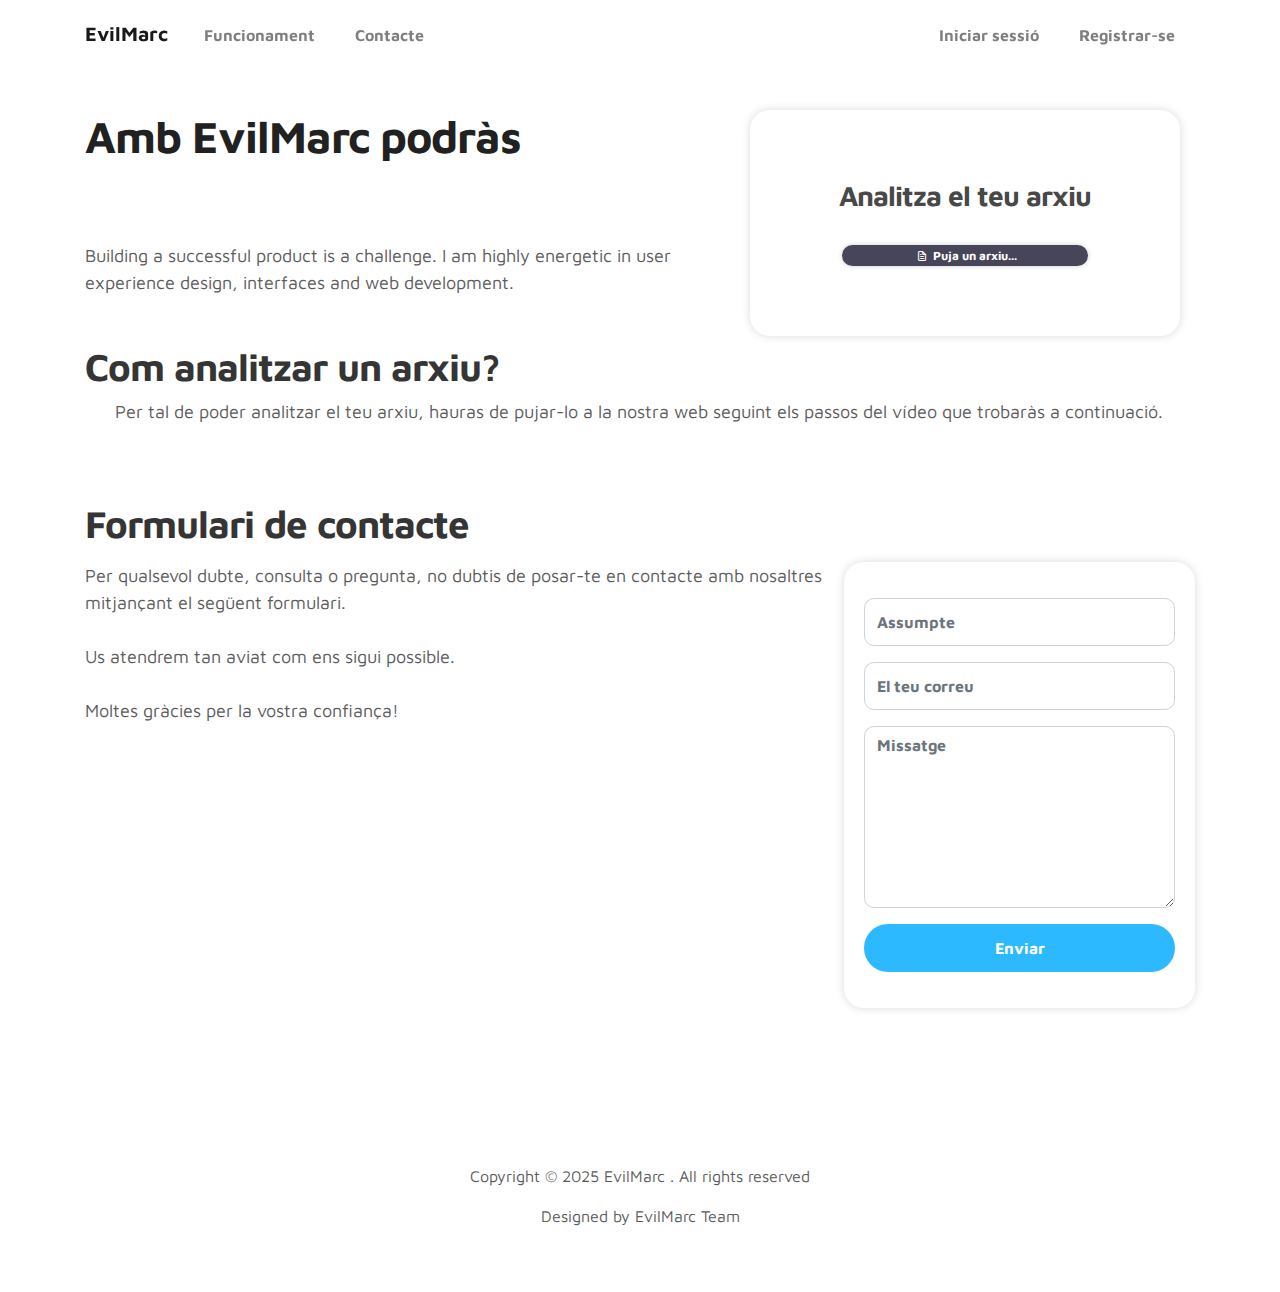
<file: web/index.html>
<!doctype html>
<html lang="en">

<head>
    <meta charset="utf-8">
    <meta name="viewport" content="width=device-width, initial-scale=1, shrink-to-fit=no">
    <meta name="description" content="">
    <meta name="author" content="">

    <title>EvilMarc</title>

    <link rel="stylesheet" href="css/bootstrap.min.css">
    <link rel="stylesheet" href="css/unicons.css">
    <link rel="stylesheet" href="css/owl.carousel.min.css">
    <link rel="stylesheet" href="css/owl.theme.default.min.css">

    <!-- MAIN STYLE -->
    <link rel="stylesheet" href="css/tooplate-style.css">

</head>

<body>

    <!-- MENU -->
    <nav class="navbar navbar-expand-sm navbar-light">
        <div class="container">
            <a class="navbar-brand" href="index"> EvilMarc</a>

            <ul class="navbar-nav">
                <li class="nav-item">
                    <a href="#Funcionament" class="nav-link"><span data-hover="Funcionament">Funcionament</span></a>
                </li>
                <li class="nav-item">
                    <a href="#Contacte" class="nav-link"><span data-hover="Contacte">Contacte</span></a>
                </li>
            </ul>

            <button class="navbar-toggler" type="button" data-toggle="collapse" data-target="#navbarNav" aria-controls="navbarNav" aria-expanded="false" aria-label="Toggle navigation">
                <span class="navbar-toggler-icon"></span>
                <span class="navbar-toggler-icon"></span>
                <span class="navbar-toggler-icon"></span>
            </button>

            <div class="collapse navbar-collapse" id="navbarNav">
                <ul class="navbar-nav">
                    <li class="nav-item">
                        <a href="inici" class="nav-link"><span data-hover="Iniciar sessió">Iniciar sessió</span></a>
                    </li>
                    <li class="nav-item">
                        <a href="registrar" class="nav-link"><span data-hover="Registrar-se">Registrar-se</span></a>
                    </li>
                </ul>
            </div>
        </div>
    </nav>

    <!-- PUJAR ARXIUS -->
    <section class="about full-screen d-lg-flex justify-content-center align-items-center">
        <div class="container">
            <div class="row">

                <div class="col-lg-7 col-md-12 col-12 d-flex align-items-center">
                    <div class="about-text">
                        <h1 class="animated animated-text">
                            <span class="mr-2">Amb EvilMarc podràs</span>
                                <div class="animated-info">
                                    <span class="animated-item">analitzar arxius</span>
                                    <span class="animated-item">gestionar carpetes</span>
                                    <span class="animated-item">compartir fitxers</span>
                                </div>
                        </h1>

                        <p>Building a successful product is a challenge. I am highly energetic in user experience design, interfaces and web development.</p>


                    </div>
                </div>

                <div class="col-lg-5 col-md-12 col-12">
                    <div class="pujar_arxius_index">
                        <h3 class="text_analitzar">Analitza el teu arxiu</h3>
                        <br>
                        <a href="www.google.es" class="btn custom-btn custom-btn-bg custom-btn-link"><i class='uil uil-file-alt'></i> Puja un arxiu...</a>
                    </div>
                </div>

            </div>
        </div>
    </section>


    <!-- FUNCIONAMENT -->
    
    <section class="about full-screen d-lg-flex justify-content-center align-items-center">
        <div class="container">
            <div class="row">
                <div class="seccio_index" id="Funcionament">
                    <h2>Com analitzar un arxiu?</h2>
                    <div class="funcionament_contents">
                        <div class="video_funcionament">
                            <!-- <iframe width="400" height="250" src="https://www.youtube.com/embed/xvFZjo5PgG0?si=OxInnWXff0cEFuFZ" title="YouTube video player" frameborder="0" allow="accelerometer; autoplay; clipboard-write; encrypted-media; gyroscope; picture-in-picture; web-share" referrerpolicy="strict-origin-when-cross-origin" allowfullscreen></iframe> -->
                        </div>
                        <div class="text_funcionament">
                            <p>Per tal de poder analitzar el teu arxiu, hauras de pujar-lo a la nostra web seguint els passos del vídeo que trobaràs a continuació.</p>
                        </div>
                    </div>
                </div>


    <!-- CONTACTE -->
                <div class="seccio_index" id="Contacte">
                    <h2>Formulari de contacte</h2>
                        <div class="contact_contents">
                            
                            <div class="contact_text">
                                <p>Per qualsevol dubte, consulta o pregunta, no dubtis de posar-te en contacte amb nosaltres mitjançant el següent formulari. <br><br> Us atendrem tan aviat com ens sigui possible. <br><br> Moltes gràcies per la vostra confiança!</p>
                            </div>
                            

                            <div class="contact-form">	
                                <div class="contact_formulari">
                                    <form method="post" action="contacte">
                                        <input class="form-control" type="text" name="assumpte" placeholder="Assumpte">
                                        <input class="form-control" type="text" name="correu" placeholder="El teu correu">
                                        <textarea class="form-control" name="mensaje" cols="30" rows="7" placeholder="Missatge"></textarea>
                                        <input class="form-control submit-btn" type="submit" value="Enviar" name="enviar">
                                    </form>
                                </div>		
                            </div>


                        </div>

                </div>
                
                

            </div>
        </div>
    </section>


    </section>
    <section class="about full-screen d-lg-flex justify-content-center align-items-center" id="Contacte">

    </section>


    <!-- FOOTER -->
    <footer class="footer py-5">
        <div class="container">
            <div class="row">

                <div class="col-lg-12 col-12">
                    <p class="copyright-text text-center">Copyright &copy; 2025 EvilMarc . All rights reserved</p>
                    <p class="copyright-text text-center">Designed by EvilMarc Team</p>
                </div>

            </div>
        </div>
    </footer>

    <script src="js/jquery-3.3.1.min.js"></script>
    <script src="js/popper.min.js"></script>
    <script src="js/bootstrap.min.js"></script>
    <script src="js/Headroom.js"></script>
    <script src="js/jQuery.headroom.js"></script>
    <script src="js/owl.carousel.min.js"></script>
    <script src="js/smoothscroll.js"></script>
    <script src="js/custom.js"></script>

</body>

</html>
</file>
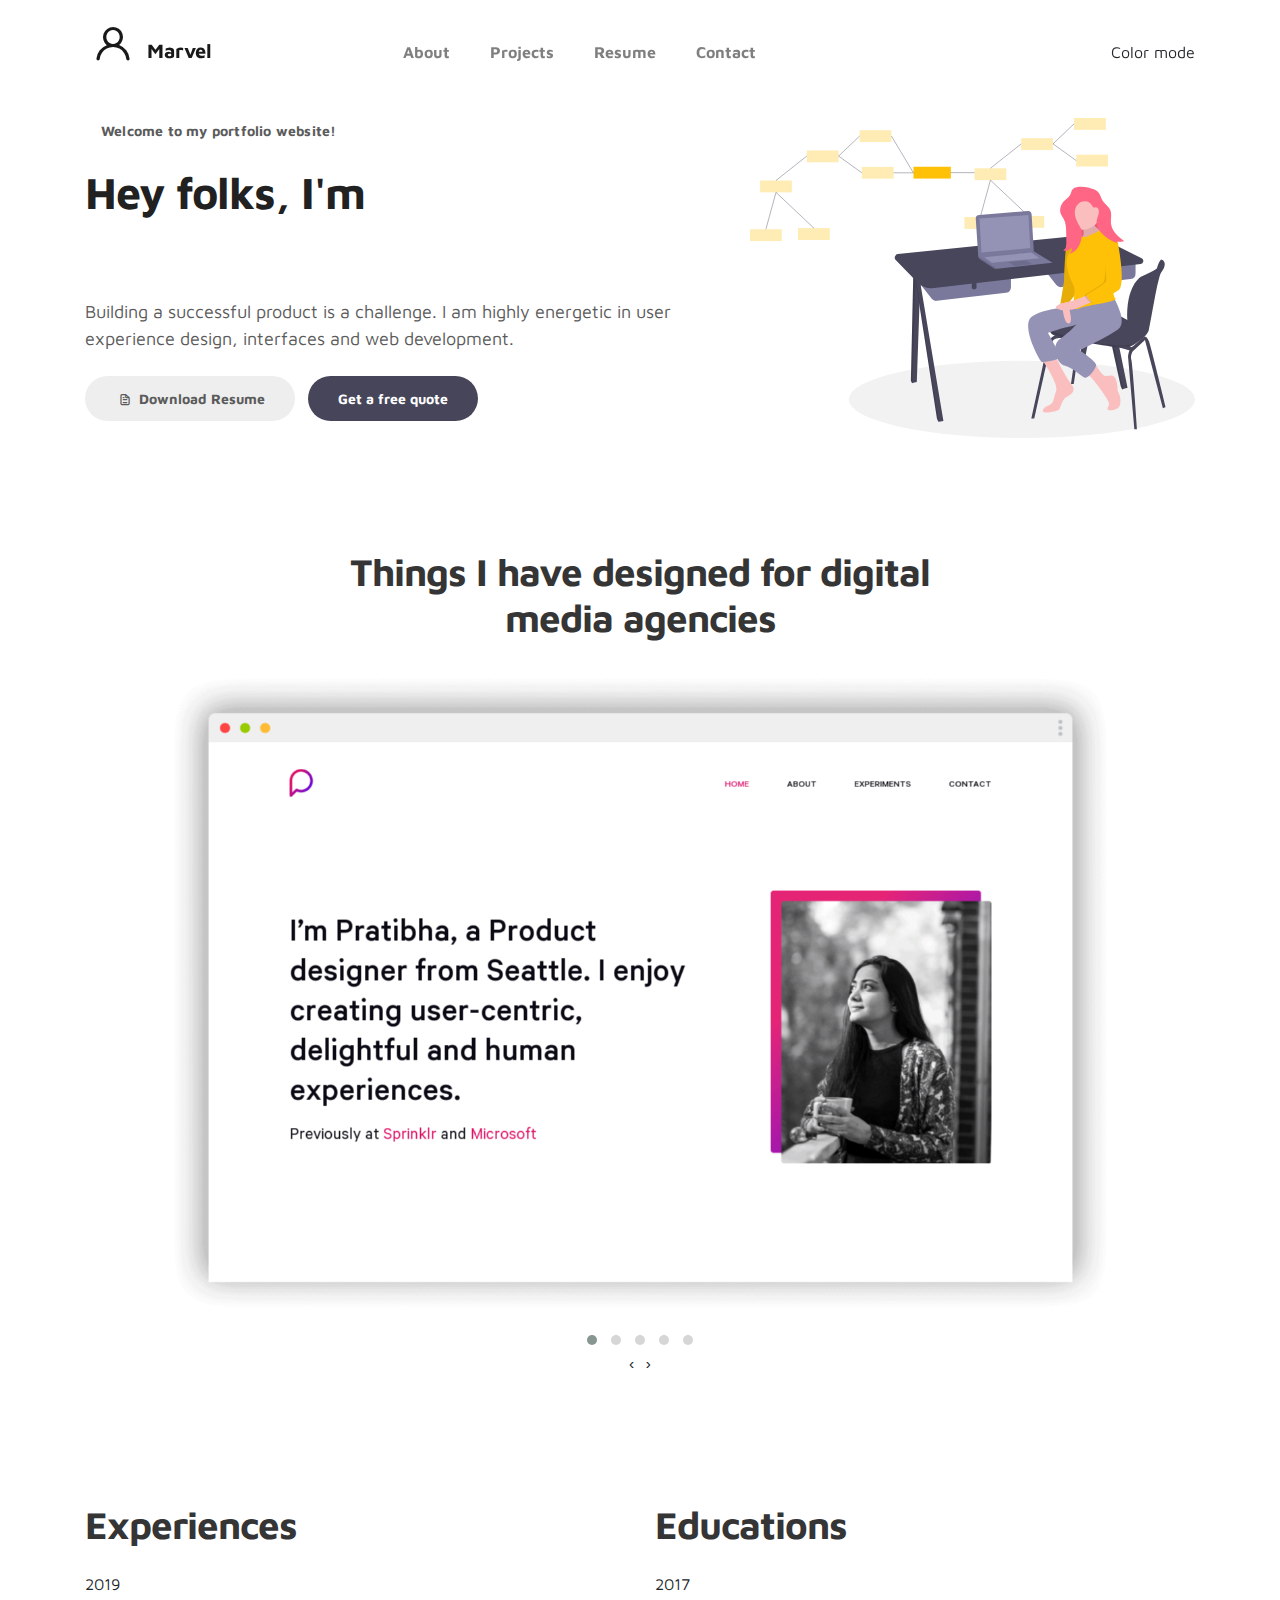
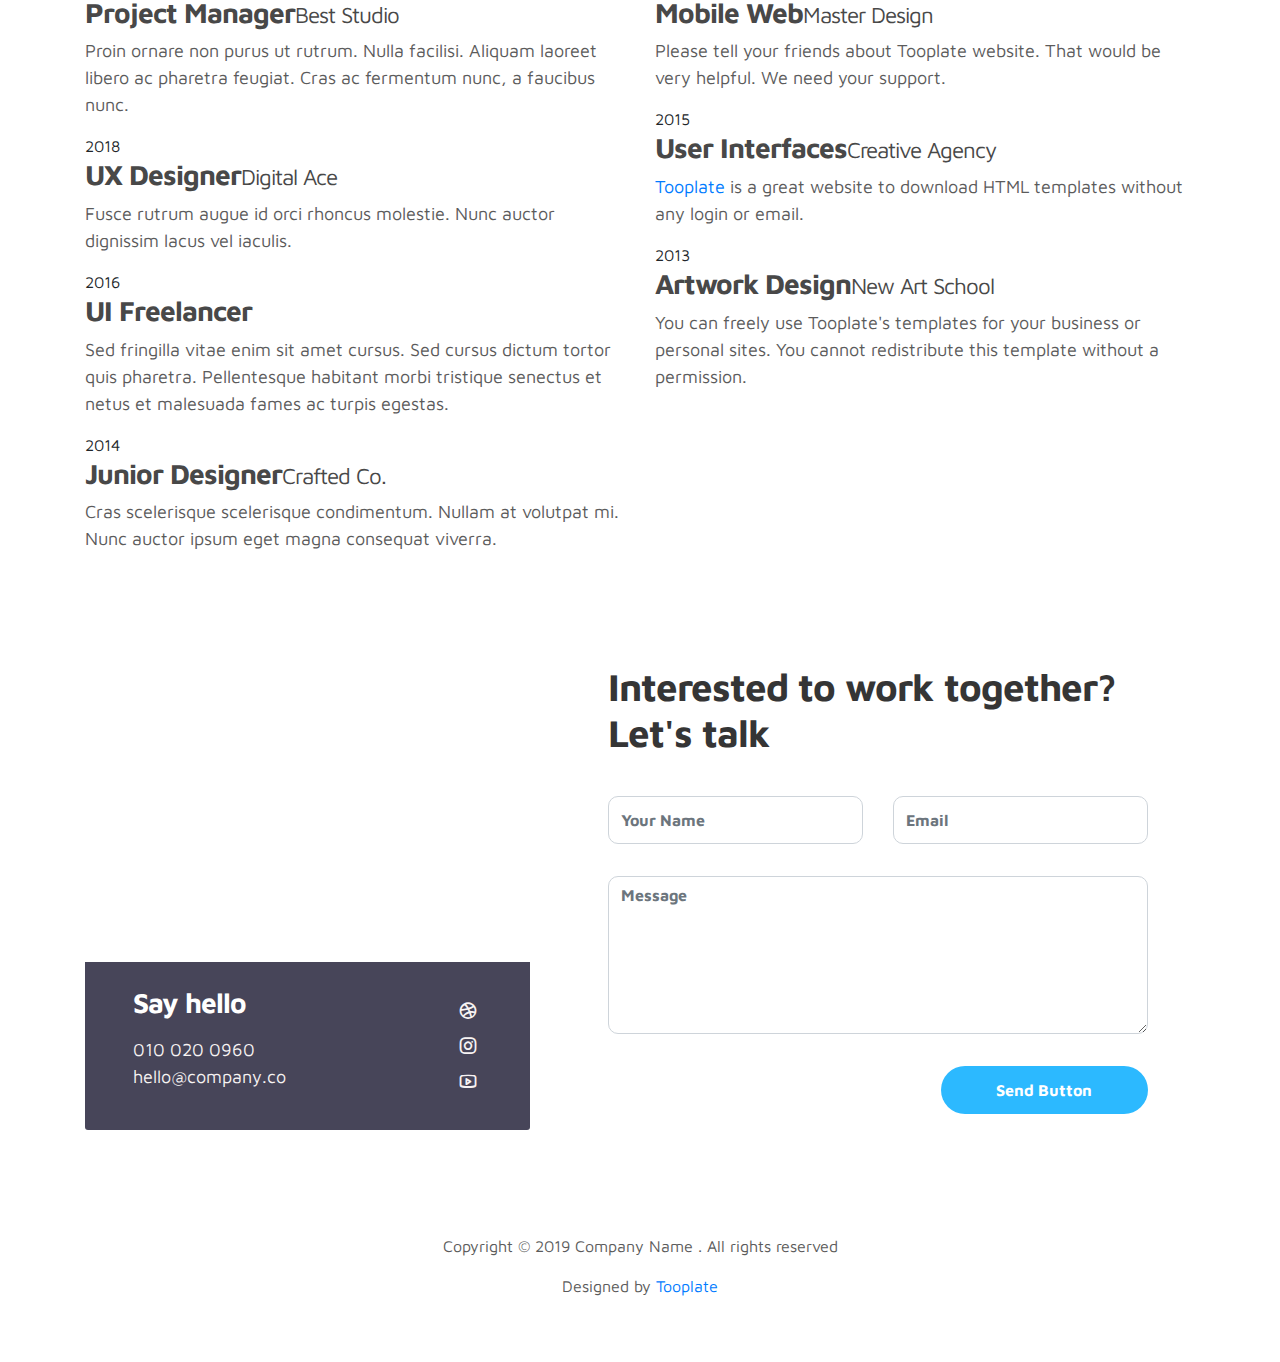
<file: Plantilla_base/2115_marvel/index.html>
<!doctype html>
<html lang="en">
  <head>
    <meta charset="utf-8">
    <meta name="viewport" content="width=device-width, initial-scale=1, shrink-to-fit=no">
    <meta name="description" content="">
    <meta name="author" content="">

    <title>Marvel HTML Bootstrap 4 Template</title>

    <link rel="stylesheet" href="css/bootstrap.min.css">
    <link rel="stylesheet" href="css/unicons.css">
    <link rel="stylesheet" href="css/owl.carousel.min.css">
    <link rel="stylesheet" href="css/owl.theme.default.min.css">

    <!-- MAIN STYLE -->
    <link rel="stylesheet" href="css/tooplate-style.css">
    
<!--

Tooplate 2115 Marvel

https://www.tooplate.com/view/2115-marvel

-->
  </head>
  <body>

    <!-- MENU -->
    <nav class="navbar navbar-expand-sm navbar-light">
        <div class="container">
            <a class="navbar-brand" href="index.html"><i class='uil uil-user'></i> Marvel</a>

            <button class="navbar-toggler" type="button" data-toggle="collapse" data-target="#navbarNav" aria-controls="navbarNav" aria-expanded="false"
                aria-label="Toggle navigation">
                <span class="navbar-toggler-icon"></span>
                <span class="navbar-toggler-icon"></span>
                <span class="navbar-toggler-icon"></span>
            </button>

            <div class="collapse navbar-collapse" id="navbarNav">
                <ul class="navbar-nav mx-auto">
                    <li class="nav-item">
                        <a href="#about" class="nav-link"><span data-hover="About">About</span></a>
                    </li>
                    <li class="nav-item">
                        <a href="#project" class="nav-link"><span data-hover="Projects">Projects</span></a>
                    </li>
                    <li class="nav-item">
                        <a href="#resume" class="nav-link"><span data-hover="Resume">Resume</span></a>
                    </li>
                    <li class="nav-item">
                        <a href="#contact" class="nav-link"><span data-hover="Contact">Contact</span></a>
                    </li>
                </ul>

                <ul class="navbar-nav ml-lg-auto">
                    <div class="ml-lg-4">
                      <div class="color-mode d-lg-flex justify-content-center align-items-center">
                        <i class="color-mode-icon"></i>
                        Color mode
                      </div>
                    </div>
                </ul>
            </div>
        </div>
    </nav>

    <!-- ABOUT -->
    <section class="about full-screen d-lg-flex justify-content-center align-items-center" id="about">
        <div class="container">
            <div class="row">
                
                <div class="col-lg-7 col-md-12 col-12 d-flex align-items-center">
                    <div class="about-text">
                        <small class="small-text">Welcome to <span class="mobile-block">my portfolio website!</span></small>
                        <h1 class="animated animated-text">
                            <span class="mr-2">Hey folks, I'm</span>
                                <div class="animated-info">
                                    <span class="animated-item">Marvel Sann</span>
                                    <span class="animated-item">Web Designer</span>
                                    <span class="animated-item">UI Specialist</span>
                                </div>
                        </h1>

                        <p>Building a successful product is a challenge. I am highly energetic in user experience design, interfaces and web development.</p>
                        
                        <div class="custom-btn-group mt-4">
                          <a href="#" class="btn mr-lg-2 custom-btn"><i class='uil uil-file-alt'></i> Download Resume</a>
                          <a href="#contact" class="btn custom-btn custom-btn-bg custom-btn-link">Get a free quote</a>
                        </div>
                    </div>
                </div>

                <div class="col-lg-5 col-md-12 col-12">
                    <div class="about-image svg">
                        <img src="images/undraw/undraw_software_engineer_lvl5.svg" class="img-fluid" alt="svg image">
                    </div>
                </div>

            </div>
        </div>
    </section>

    <!-- PROJECTS -->
    <section class="project py-5" id="project">
        <div class="container">
                
                <div class="row">
                  <div class="col-lg-11 text-center mx-auto col-12">

                      <div class="col-lg-8 mx-auto">
                        <h2>Things I have designed for digital media agencies</h2>
                      </div>

                      <div class="owl-carousel owl-theme">
                        <div class="item">
                          <div class="project-info">
                            <img src="images/project/project-image01.png" class="img-fluid" alt="project image">
                          </div>
                        </div>

                        <div class="item">
                          <div class="project-info">
                            <img src="images/project/project-image02.png" class="img-fluid" alt="project image">
                          </div>
                        </div>

                        <div class="item">
                          <div class="project-info">
                            <img src="images/project/project-image03.png" class="img-fluid" alt="project image">
                          </div>
                        </div>

                        <div class="item">
                          <div class="project-info">
                            <img src="images/project/project-image04.png" class="img-fluid" alt="project image">
                          </div>
                        </div>

                        <div class="item">
                          <div class="project-info">
                            <img src="images/project/project-image05.png" class="img-fluid" alt="project image">
                          </div>
                        </div>
                      </div>

                  </div>
                </div>
        </div>
    </section>

    <!-- FEATURES -->
    <section class="resume py-5 d-lg-flex justify-content-center align-items-center" id="resume">
        <div class="container">
            <div class="row">

                <div class="col-lg-6 col-12">
                  <h2 class="mb-4">Experiences</h2>

                    <div class="timeline">
                        <div class="timeline-wrapper">
                             <div class="timeline-yr">
                                  <span>2019</span>
                             </div>
                             <div class="timeline-info">
                                  <h3><span>Project Manager</span><small>Best Studio</small></h3>
                                  <p>Proin ornare non purus ut rutrum. Nulla facilisi. Aliquam laoreet libero ac pharetra feugiat. Cras ac fermentum nunc, a faucibus nunc.</p>
                             </div>
                        </div>

                        <div class="timeline-wrapper">
                            <div class="timeline-yr">
                                <span>2018</span>
                            </div>
                            <div class="timeline-info">
                                <h3><span>UX Designer</span><small>Digital Ace</small></h3>
                                <p>Fusce rutrum augue id orci rhoncus molestie. Nunc auctor dignissim lacus vel iaculis.</p>
                            </div>
                        </div>

                        <div class="timeline-wrapper">
                            <div class="timeline-yr">
                                <span>2016</span>
                            </div>
                            <div class="timeline-info">
                                <h3><span>UI Freelancer</h3>
                                <p>Sed fringilla vitae enim sit amet cursus. Sed cursus dictum tortor quis pharetra. Pellentesque habitant morbi tristique senectus et netus et malesuada fames ac turpis egestas.</p>
                            </div>
                        </div>
                        
                        <div class="timeline-wrapper">
                            <div class="timeline-yr">
                                <span>2014</span>
                            </div>
                            <div class="timeline-info">
                                <h3><span>Junior Designer<small>Crafted Co.</small></h3>
                                <p>Cras scelerisque scelerisque condimentum. Nullam at volutpat mi. Nunc auctor ipsum eget magna consequat viverra.</p>
                            </div>
                        </div>

                    </div>
                </div>

                <div class="col-lg-6 col-12">
                  <h2 class="mb-4 mobile-mt-2">Educations</h2>

                    <div class="timeline">
                        <div class="timeline-wrapper">
                             <div class="timeline-yr">
                                  <span>2017</span>
                             </div>
                             <div class="timeline-info">
                                  <h3><span>Mobile Web</span><small>Master Design</small></h3>
                                  <p>Please tell your friends about Tooplate website. That would be very helpful. We need your support.</p>
                             </div>
                        </div>

                        <div class="timeline-wrapper">
                            <div class="timeline-yr">
                                <span>2015</span>
                            </div>
                            <div class="timeline-info">
                                <h3><span>User Interfaces</span><small>Creative Agency</small></h3>
                                <p><a rel="nofollow" href="https://www.facebook.com/tooplate">Tooplate</a> is a great website to download HTML templates without any login or email.</p>
                            </div>
                        </div>
                        
                        <div class="timeline-wrapper">
                            <div class="timeline-yr">
                                <span>2013</span>
                            </div>
                            <div class="timeline-info">
                                <h3><span>Artwork Design</span><small>New Art School</small></h3>
                                <p>You can freely use Tooplate's templates for your business or personal sites. You cannot redistribute this template without a permission.</p>
                            </div>
                        </div>

                    </div>
                </div>
                
            </div>
        </div>
    </section>

    <!-- CONTACT -->
    <section class="contact py-5" id="contact">
      <div class="container">
        <div class="row">
          
          <div class="col-lg-5 mr-lg-5 col-12">
            <div class="google-map w-100">
              <iframe src="https://www.google.com/maps/embed?pb=!1m18!1m12!1m3!1d12088.558402180099!2d-73.99373482142036!3d40.75895421922642!2m3!1f0!2f0!3f0!3m2!1i1024!2i768!4f13.1!3m3!1m2!1s0x89c25855b8fb3083%3A0xa0f9aef176042a5c!2sTheater+District%2C+New+York%2C+NY%2C+USA!5e0!3m2!1sen!2smm!4v1549875377188" width="400" height="300" frameborder="0" style="border:0" allowfullscreen></iframe>
            </div>

            <div class="contact-info d-flex justify-content-between align-items-center py-4 px-lg-5">
                <div class="contact-info-item">
                  <h3 class="mb-3 text-white">Say hello</h3>
                  <p class="footer-text mb-0">010 020 0960</p>
                  <p><a href="mailto:hello@company.co">hello@company.co</a></p>
                </div>

                <ul class="social-links">
                     <li><a href="#" class="uil uil-dribbble" data-toggle="tooltip" data-placement="left" title="Dribbble"></a></li>
                     <li><a href="#" class="uil uil-instagram" data-toggle="tooltip" data-placement="left" title="Instagram"></a></li>
                     <li><a href="#" class="uil uil-youtube" data-toggle="tooltip" data-placement="left" title="Youtube"></a></li>
                </ul>
            </div>
          </div>

          <div class="col-lg-6 col-12">
            <div class="contact-form">
              <h2 class="mb-4">Interested to work together? Let's talk</h2>

              <form action="" method="get">
                <div class="row">
                  <div class="col-lg-6 col-12">
                    <input type="text" class="form-control" name="name" placeholder="Your Name" id="name">
                  </div>

                  <div class="col-lg-6 col-12">
                    <input type="email" class="form-control" name="email" placeholder="Email" id="email">
                  </div>

                  <div class="col-12">
                    <textarea name="message" rows="6" class="form-control" id="message" placeholder="Message"></textarea>
                  </div>

                  <div class="ml-lg-auto col-lg-5 col-12">
                    <input type="submit" class="form-control submit-btn" value="Send Button">
                  </div>
                </div>
              </form>
            </div>
          </div>

        </div>
      </div>
    </section>

    <!-- FOOTER -->
     <footer class="footer py-5">
          <div class="container">
               <div class="row">

                    <div class="col-lg-12 col-12">                                
                        <p class="copyright-text text-center">Copyright &copy; 2019 Company Name . All rights reserved</p>
                        <p class="copyright-text text-center">Designed by <a rel="nofollow" href="https://www.facebook.com/tooplate">Tooplate</a></p>
                    </div>
                    
               </div>
          </div>
     </footer>

    <script src="js/jquery-3.3.1.min.js"></script>
    <script src="js/popper.min.js"></script>
    <script src="js/bootstrap.min.js"></script>
    <script src="js/Headroom.js"></script>
    <script src="js/jQuery.headroom.js"></script>
    <script src="js/owl.carousel.min.js"></script>
    <script src="js/smoothscroll.js"></script>
    <script src="js/custom.js"></script>

  </body>
</html>
</file>
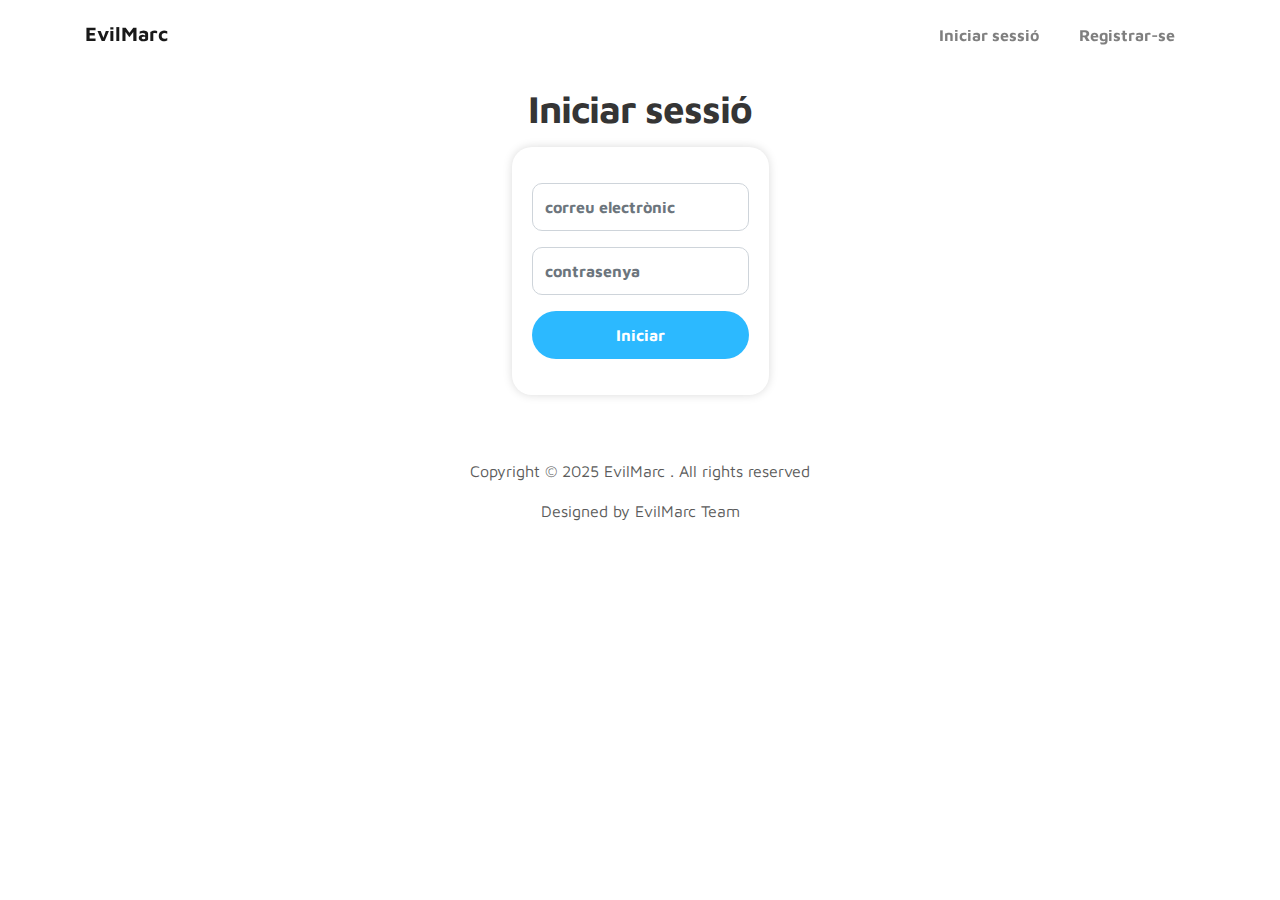
<file: web/inici.html>
<!doctype html>
<html lang="en">

<head>
    <meta charset="utf-8">
    <meta name="viewport" content="width=device-width, initial-scale=1, shrink-to-fit=no">
    <meta name="description" content="">
    <meta name="author" content="">

    <title>EvilMarc</title>

    <link rel="stylesheet" href="css/bootstrap.min.css">
    <link rel="stylesheet" href="css/unicons.css">
    <link rel="stylesheet" href="css/owl.carousel.min.css">
    <link rel="stylesheet" href="css/owl.theme.default.min.css">

    <!-- MAIN STYLE -->
    <link rel="stylesheet" href="css/tooplate-style.css">

</head>

<body>

    <!-- MENU -->
    <nav class="navbar navbar-expand-sm navbar-light">
        <div class="container">
            <a class="navbar-brand" href="index"> EvilMarc</a>

            <button class="navbar-toggler" type="button" data-toggle="collapse" data-target="#navbarNav" aria-controls="navbarNav" aria-expanded="false" aria-label="Toggle navigation">
                <span class="navbar-toggler-icon"></span>
                <span class="navbar-toggler-icon"></span>
                <span class="navbar-toggler-icon"></span>
            </button>

            <div class="collapse navbar-collapse" id="navbarNav">
                <ul class="navbar-nav">
                    <li class="nav-item">
                        <a href="inici" class="nav-link"><span data-hover="Iniciar sessió">Iniciar sessió</span></a>
                    </li>
                    <li class="nav-item">
                        <a href="registrar" class="nav-link"><span data-hover="Registrar-se">Registrar-se</span></a>
                    </li>
                </ul>
            </div>
        </div>
    </nav>



    <!-- FUNCIONAMENT -->
    
    <section class="about full-screen d-lg-flex justify-content-center align-items-center">
        <div class="container">
            <div class="row seccio_reg_log">
                <div>
                    <h2>Iniciar sessió</h2>
                        <div class="contact_contents">
                            
                            <div class="contact-form">	
                                <div class="formulari_reg_log">
                                    <form method="post" action="contacte">
                                        <input class="form-control" type="text" name="correu" placeholder="correu electrònic">
                                        <input class="form-control" type="text" name="contrasenya" placeholder="contrasenya">
                                        
                                        <input class="form-control submit-btn" type="submit" value="Iniciar" name="iniciar">
                                    </form>
                                </div>		
                            </div>


                        </div>

                </div>
                
            </div>
        </div>
    </section>



    <!-- FOOTER -->
    <footer class="footer py-5">
        <div class="container">
            <div class="row">

                <div class="col-lg-12 col-12">
                    <p class="copyright-text text-center">Copyright &copy; 2025 EvilMarc . All rights reserved</p>
                    <p class="copyright-text text-center">Designed by EvilMarc Team</p>
                </div>

            </div>
        </div>
    </footer>

    <script src="js/jquery-3.3.1.min.js"></script>
    <script src="js/popper.min.js"></script>
    <script src="js/bootstrap.min.js"></script>
    <script src="js/Headroom.js"></script>
    <script src="js/jQuery.headroom.js"></script>
    <script src="js/owl.carousel.min.js"></script>
    <script src="js/smoothscroll.js"></script>
    <script src="js/custom.js"></script>

</body>

</html>
</file>
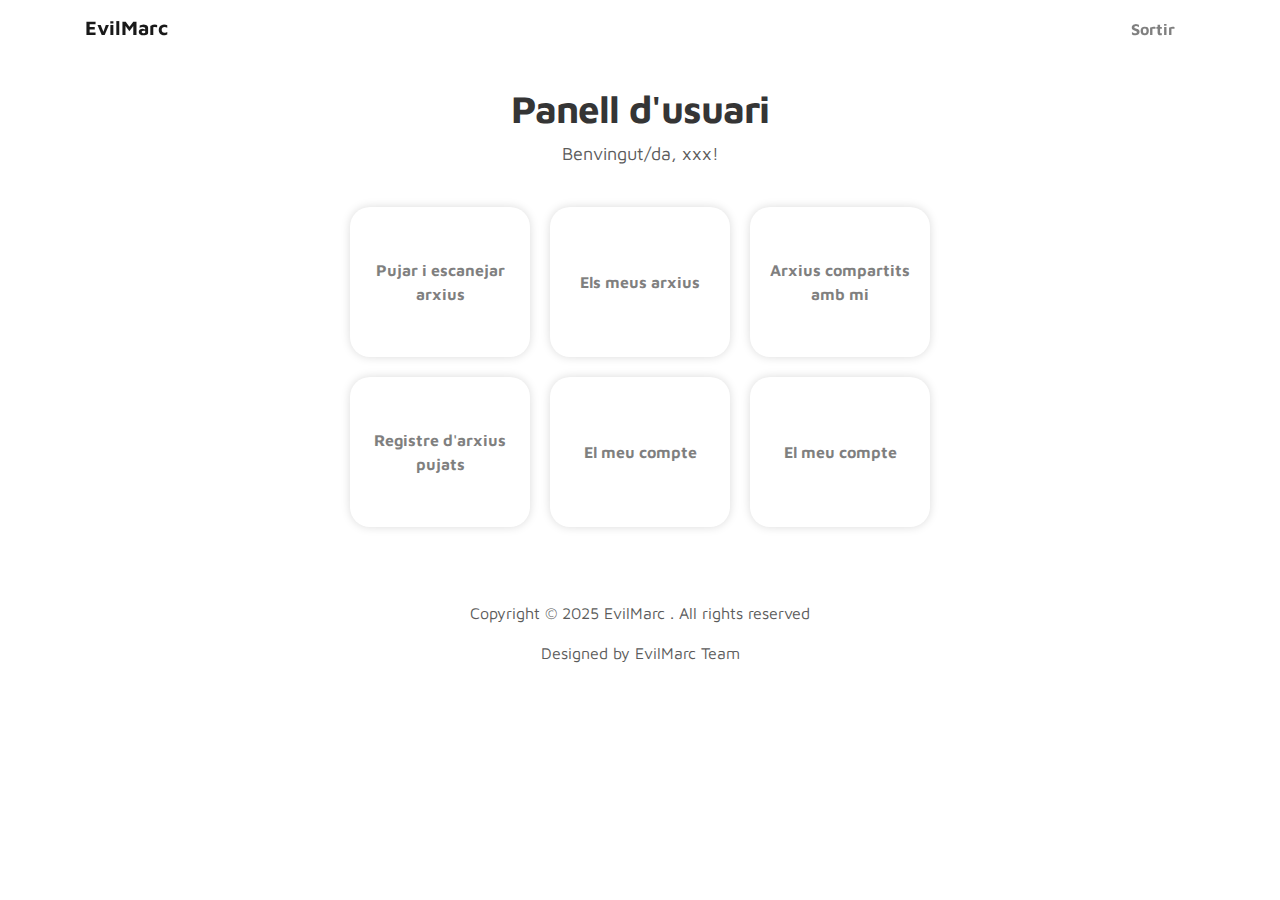
<file: web/panell_usuari.html>
<!doctype html>
<html lang="en">

<head>
    <meta charset="utf-8">
    <meta name="viewport" content="width=device-width, initial-scale=1, shrink-to-fit=no">
    <meta name="description" content="">
    <meta name="author" content="">

    <title>EvilMarc</title>

    <link rel="stylesheet" href="css/bootstrap.min.css">
    <link rel="stylesheet" href="css/unicons.css">
    <link rel="stylesheet" href="css/owl.carousel.min.css">
    <link rel="stylesheet" href="css/owl.theme.default.min.css">

    <!-- MAIN STYLE -->
    <link rel="stylesheet" href="css/tooplate-style.css">

</head>

<body>

    <!-- MENU -->
    <nav class="navbar navbar-expand-sm navbar-light">
        <div class="container">
            <a class="navbar-brand" href="index"> EvilMarc</a>

            

            <div id="navbarNav">
                <ul class="navbar-nav">
                    
                    <li class="nav-item">
                        <a href="sortir" class="nav-link"><span data-hover="Sortir">Sortir</span></a>
                    </li>
                </ul>
            </div>
        </div>
    </nav>



    <!-- FUNCIONAMENT -->
    
    <section class="about full-screen d-lg-flex justify-content-center align-items-center">
        <div class="container">
            <div class="row seccio_panell">
                <div>
                    <h2>Panell d'usuari</h2>
                    <p>Benvingut/da, xxx!</p>

                    <div class="contingut_panell">
                        <a href="" class="link_panell"><div class="botons_panell"><span>Pujar i escanejar arxius</span></div></a>
                        <a href="" class="link_panell"><div class="botons_panell"><span>Els meus arxius</span></div></a>
                        <a href="" class="link_panell"><div class="botons_panell"><span>Arxius compartits amb mi</span></div></a>
                        <a href="" class="link_panell"><div class="botons_panell"><span>Registre d'arxius pujats</span></div></a>
                        <a href="" class="link_panell"><div class="botons_panell"><span>El meu compte</span></div></a>

                        <!-- Revisar!!! Amb PHP haurem de fer que només apareixi aquest apartat als usuaris administradors!!! -->
                        <a href="" class="link_panell"><div class="botons_panell"><span>El meu compte</span></div></a>
                    </div>





                    
                </div>
                
            </div>
        </div>
    </section>



    <!-- FOOTER -->
    <footer class="footer py-5">
        <div class="container">
            <div class="row">

                <div class="col-lg-12 col-12">
                    <p class="copyright-text text-center">Copyright &copy; 2025 EvilMarc . All rights reserved</p>
                    <p class="copyright-text text-center">Designed by EvilMarc Team</p>
                </div>

            </div>
        </div>
    </footer>

    <script src="js/jquery-3.3.1.min.js"></script>
    <script src="js/popper.min.js"></script>
    <script src="js/bootstrap.min.js"></script>
    <script src="js/Headroom.js"></script>
    <script src="js/jQuery.headroom.js"></script>
    <script src="js/owl.carousel.min.js"></script>
    <script src="js/smoothscroll.js"></script>
    <script src="js/custom.js"></script>

    <script>
        function togglePasswordVisibility() {
            const passwordField = document.getElementById('passwordField');
            const toggleIcon = document.getElementById('toggleIcon');
            if (passwordField.type === "password") {
                passwordField.type = "text";
                toggleIcon.classList.remove('uil-eye');
                toggleIcon.classList.add('uil-eye-slash');
            } else {
                passwordField.type = "password";
                toggleIcon.classList.remove('uil-eye-slash');
                toggleIcon.classList.add('uil-eye');
            }
        }
    </script>

</body>

</html>
</file>
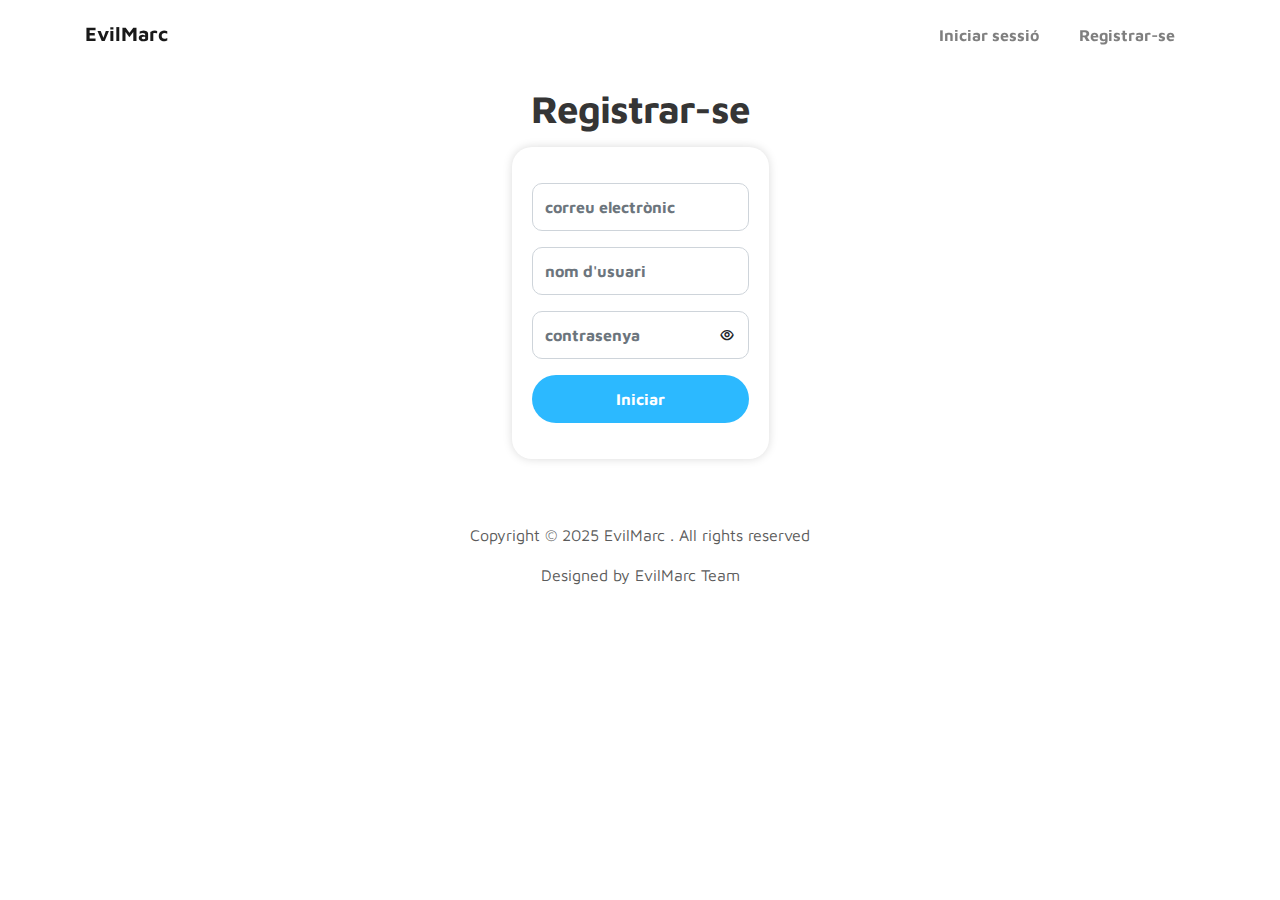
<file: web/registrar.html>
<!doctype html>
<html lang="en">

<head>
    <meta charset="utf-8">
    <meta name="viewport" content="width=device-width, initial-scale=1, shrink-to-fit=no">
    <meta name="description" content="">
    <meta name="author" content="">

    <title>EvilMarc</title>

    <link rel="stylesheet" href="css/bootstrap.min.css">
    <link rel="stylesheet" href="css/unicons.css">
    <link rel="stylesheet" href="css/owl.carousel.min.css">
    <link rel="stylesheet" href="css/owl.theme.default.min.css">

    <!-- MAIN STYLE -->
    <link rel="stylesheet" href="css/tooplate-style.css">

</head>

<body>

    <!-- MENU -->
    <nav class="navbar navbar-expand-sm navbar-light">
        <div class="container">
            <a class="navbar-brand" href="index"> EvilMarc</a>

            <button class="navbar-toggler" type="button" data-toggle="collapse" data-target="#navbarNav" aria-controls="navbarNav" aria-expanded="false" aria-label="Toggle navigation">
                <span class="navbar-toggler-icon"></span>
                <span class="navbar-toggler-icon"></span>
                <span class="navbar-toggler-icon"></span>
            </button>

            <div class="collapse navbar-collapse" id="navbarNav">
                <ul class="navbar-nav">
                    <li class="nav-item">
                        <a href="inici" class="nav-link"><span data-hover="Iniciar sessió">Iniciar sessió</span></a>
                    </li>
                    <li class="nav-item">
                        <a href="registrar" class="nav-link"><span data-hover="Registrar-se">Registrar-se</span></a>
                    </li>
                </ul>
            </div>
        </div>
    </nav>



    <!-- FUNCIONAMENT -->
    
    <section class="about full-screen d-lg-flex justify-content-center align-items-center">
        <div class="container">
            <div class="row seccio_reg_log">
                <div>
                    <h2>Registrar-se</h2>
                        <div class="contact_contents">
                            
                            <div class="contact-form">	
                                <div class="formulari_reg_log">
                                    <form method="post" action="contacte">
                                        <input class="form-control" type="text" name="correu" placeholder="correu electrònic">
                                        <input class="form-control" type="text" name="usuari" placeholder="nom d'usuari">


                                        <div class="password-container">
                                            <input class="form-control" type="password" name="contrasenya" placeholder="contrasenya" id="passwordField">
                                            <span class="toggle-password" onclick="togglePasswordVisibility()">
                                                <i class="unicon uil-eye" id="toggleIcon"></i>
                                            </span>
                                        </div>
                                        
                                        <input class="form-control submit-btn" type="submit" value="Iniciar" name="iniciar">
                                    </form>
                                </div>		
                            </div>


                        </div>

                </div>
                
            </div>
        </div>
    </section>



    <!-- FOOTER -->
    <footer class="footer py-5">
        <div class="container">
            <div class="row">

                <div class="col-lg-12 col-12">
                    <p class="copyright-text text-center">Copyright &copy; 2025 EvilMarc . All rights reserved</p>
                    <p class="copyright-text text-center">Designed by EvilMarc Team</p>
                </div>

            </div>
        </div>
    </footer>

    <script src="js/jquery-3.3.1.min.js"></script>
    <script src="js/popper.min.js"></script>
    <script src="js/bootstrap.min.js"></script>
    <script src="js/Headroom.js"></script>
    <script src="js/jQuery.headroom.js"></script>
    <script src="js/owl.carousel.min.js"></script>
    <script src="js/smoothscroll.js"></script>
    <script src="js/custom.js"></script>

    <script>
        function togglePasswordVisibility() {
            const passwordField = document.getElementById('passwordField');
            const toggleIcon = document.getElementById('toggleIcon');
            if (passwordField.type === "password") {
                passwordField.type = "text";
                toggleIcon.classList.remove('uil-eye');
                toggleIcon.classList.add('uil-eye-slash');
            } else {
                passwordField.type = "password";
                toggleIcon.classList.remove('uil-eye-slash');
                toggleIcon.classList.add('uil-eye');
            }
        }
    </script>

</body>

</html>
</file>
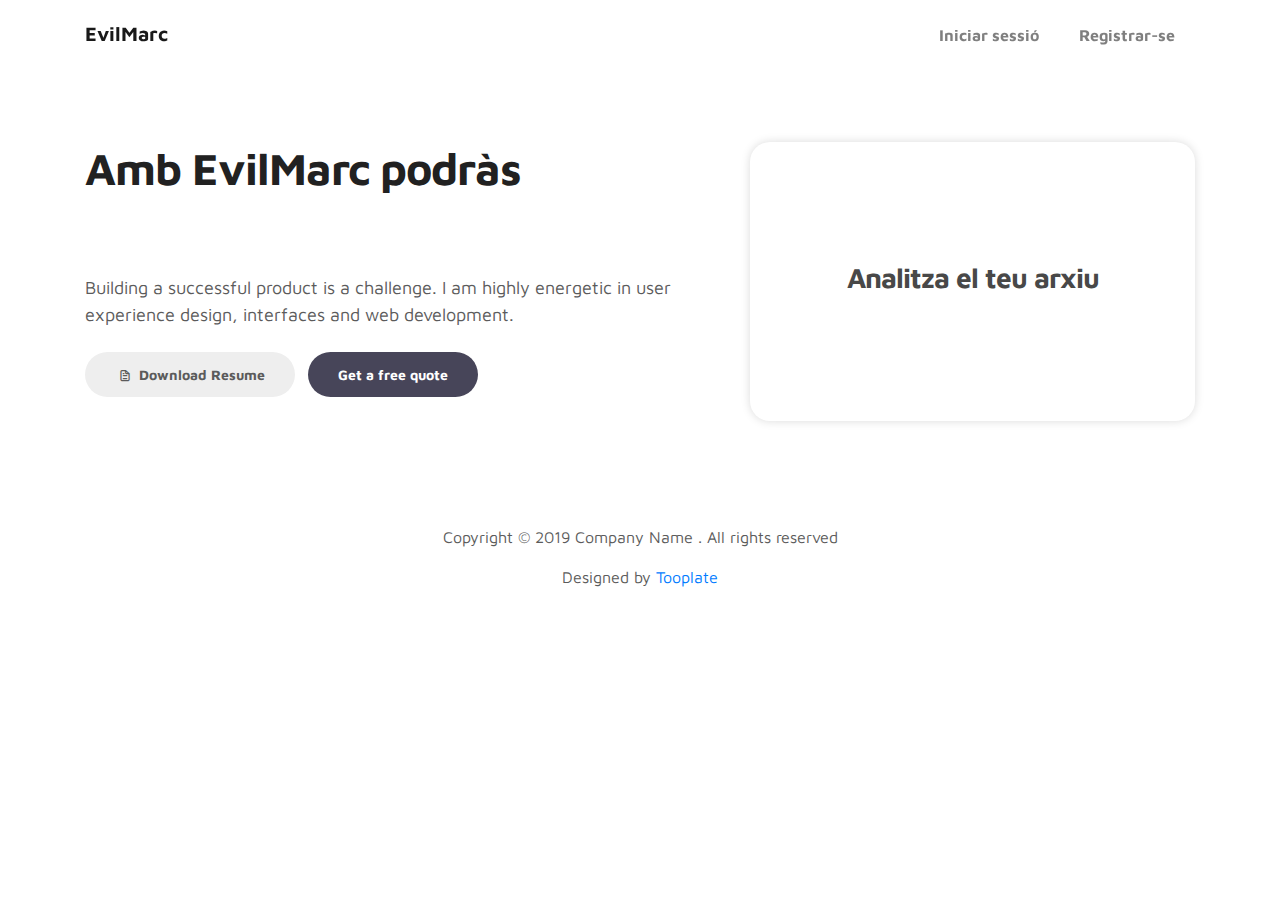
<file: Plantilla_base/2115_marvel/plantilla.html>
<!doctype html>
<html lang="en">
  <head>
    <meta charset="utf-8">
    <meta name="viewport" content="width=device-width, initial-scale=1, shrink-to-fit=no">
    <meta name="description" content="">
    <meta name="author" content="">

    <title>EvilMarc</title>

    <link rel="stylesheet" href="css/bootstrap.min.css">
    <link rel="stylesheet" href="css/unicons.css">
    <link rel="stylesheet" href="css/owl.carousel.min.css">
    <link rel="stylesheet" href="css/owl.theme.default.min.css">

    <!-- MAIN STYLE -->
    <link rel="stylesheet" href="css/tooplate-style.css">
    
<!--

Tooplate 2115 Marvel

https://www.tooplate.com/view/2115-marvel

-->
  </head>
  <body>

    <!-- MENU -->
    <nav class="navbar navbar-expand-sm navbar-light">
        <div class="container">
            <a class="navbar-brand" href="index.html"> EvilMarc</a>

            <button class="navbar-toggler" type="button" data-toggle="collapse" data-target="#navbarNav" aria-controls="navbarNav" aria-expanded="false"
                aria-label="Toggle navigation">
                <span class="navbar-toggler-icon"></span>
                <span class="navbar-toggler-icon"></span>
                <span class="navbar-toggler-icon"></span>
            </button>

            <div class="collapse navbar-collapse" id="navbarNav">
                <ul class="navbar-nav">
                    <li class="nav-item">
                        <a href="#resume" class="nav-link"><span data-hover="Iniciar sessió">Iniciar sessió</span></a>
                    </li>
                    <li class="nav-item">
                        <a href="https://www.google.com" class="nav-link"><span data-hover="Registrar-se">Registrar-se</span></a>
                    </li>
                </ul>
            </div>
        </div>
    </nav>

    <!-- ABOUT -->
    <section class="about full-screen d-lg-flex justify-content-center align-items-center" id="about">
        <div class="container">
            <div class="row">
                
                <div class="col-lg-7 col-md-12 col-12 d-flex align-items-center">
                    <div class="about-text">
                        <h1 class="animated animated-text">
                            <span class="mr-2">Amb EvilMarc podràs</span>
                                <div class="animated-info">
                                    <span class="animated-item">analitzar arxius</span>
                                    <span class="animated-item">gestionar arxius</span>
                                    <span class="animated-item">compartir arxius</span>
                                </div>
                        </h1>

                        <p>Building a successful product is a challenge. I am highly energetic in user experience design, interfaces and web development.</p>
                        
                        <div class="custom-btn-group mt-4">
                          <a href="#" class="btn mr-lg-2 custom-btn"><i class='uil uil-file-alt'></i> Download Resume</a>
                          <a href="#contact" class="btn custom-btn custom-btn-bg custom-btn-link">Get a free quote</a>
                        </div>
                    </div>
                </div>

                <div class="col-lg-5 col-md-12 col-12">
                    <div class="pujar_arxius_index">
                      <h3 class="text_analitzar">Analitza el teu arxiu</h3>
                    </div>
                </div>

            </div>
        </div>
    </section>

    <!-- FOOTER -->
     <footer class="footer py-5">
          <div class="container">
               <div class="row">

                    <div class="col-lg-12 col-12">                                
                        <p class="copyright-text text-center">Copyright &copy; 2019 Company Name . All rights reserved</p>
                        <p class="copyright-text text-center">Designed by <a rel="nofollow" href="https://www.facebook.com/tooplate">Tooplate</a></p>
                    </div>
                    
               </div>
          </div>
     </footer>

    <script src="js/jquery-3.3.1.min.js"></script>
    <script src="js/popper.min.js"></script>
    <script src="js/bootstrap.min.js"></script>
    <script src="js/Headroom.js"></script>
    <script src="js/jQuery.headroom.js"></script>
    <script src="js/owl.carousel.min.js"></script>
    <script src="js/smoothscroll.js"></script>
    <script src="js/custom.js"></script>

  </body>
</html>
</file>
<file: web/css/unicons.css>
@font-face {
  font-family: 'unicons';
  src: url('../font/unicons.eot?42479262');
  src: url('../font/unicons.eot?42479262#iefix') format('embedded-opentype'),
       url('../font/unicons.woff2?42479262') format('woff2'),
       url('../font/unicons.woff?42479262') format('woff'),
       url('../font/unicons.ttf?42479262') format('truetype'),
       url('../font/unicons.svg?42479262#unicons') format('svg');
  font-weight: normal;
  font-style: normal;
}
/* Chrome hack: SVG is rendered more smooth in Windozze. 100% magic, uncomment if you need it. */
/* Note, that will break hinting! In other OS-es font will be not as sharp as it could be */
/*
@media screen and (-webkit-min-device-pixel-ratio:0) {
  @font-face {
    font-family: 'unicons';
    src: url('../font/unicons.svg?42479262#unicons') format('svg');
  }
}
*/
 
 [class^="uil-"]:before, [class*=" uil-"]:before {
  font-family: "unicons";
  font-style: normal;
  font-weight: normal;
  speak: none;
 
  display: inline-block;
  text-decoration: inherit;
  width: 1em;
  margin-right: .2em;
  text-align: center;
  /* opacity: .8; */
 
  /* For safety - reset parent styles, that can break glyph codes*/
  font-variant: normal;
  text-transform: none;
 
  /* fix buttons height, for twitter bootstrap */
  line-height: 1em;
 
  /* Animation center compensation - margins should be symmetric */
  /* remove if not needed */
  margin-left: .2em;
 
  /* you can be more comfortable with increased icons size */
  /* font-size: 120%; */
 
  /* Font smoothing. That was taken from TWBS */
  -webkit-font-smoothing: antialiased;
  -moz-osx-font-smoothing: grayscale;
 
  /* Uncomment for 3D effect */
  /* text-shadow: 1px 1px 1px rgba(127, 127, 127, 0.3); */
}
 
.uil-abacus:before { content: '\e800'; } /* '' */
.uil-accessible-icon-alt:before { content: '\e801'; } /* '' */
.uil-adjust-alt:before { content: '\e802'; } /* '' */
.uil-adjust-circle:before { content: '\e803'; } /* '' */
.uil-adjust-half:before { content: '\e804'; } /* '' */
.uil-adjust:before { content: '\e805'; } /* '' */
.uil-airplay:before { content: '\e806'; } /* '' */
.uil-align-alt:before { content: '\e807'; } /* '' */
.uil-align-center-alt:before { content: '\e808'; } /* '' */
.uil-align-center-h:before { content: '\e809'; } /* '' */
.uil-align-center-justify:before { content: '\e80a'; } /* '' */
.uil-align-center-v:before { content: '\e80b'; } /* '' */
.uil-align-center:before { content: '\e80c'; } /* '' */
.uil-align-justify:before { content: '\e80d'; } /* '' */
.uil-align-left-justify:before { content: '\e80e'; } /* '' */
.uil-align-left:before { content: '\e80f'; } /* '' */
.uil-align-letter-right:before { content: '\e810'; } /* '' */
.uil-align-right-justify:before { content: '\e811'; } /* '' */
.uil-align-right:before { content: '\e812'; } /* '' */
.uil-align:before { content: '\e813'; } /* '' */
.uil-ambulance:before { content: '\e814'; } /* '' */
.uil-analysis:before { content: '\e815'; } /* '' */
.uil-analytics:before { content: '\e816'; } /* '' */
.uil-anchor:before { content: '\e817'; } /* '' */
.uil-android-phone-slash:before { content: '\e818'; } /* '' */
.uil-angle-double-down:before { content: '\e819'; } /* '' */
.uil-angle-double-left:before { content: '\e81a'; } /* '' */
.uil-angle-double-right:before { content: '\e81b'; } /* '' */
.uil-angle-double-up:before { content: '\e81c'; } /* '' */
.uil-angle-down:before { content: '\e81d'; } /* '' */
.uil-angle-left:before { content: '\e81e'; } /* '' */
.uil-angle-right-b:before { content: '\e81f'; } /* '' */
.uil-angle-right:before { content: '\e820'; } /* '' */
.uil-angle-up:before { content: '\e821'; } /* '' */
.uil-annoyed-alt:before { content: '\e822'; } /* '' */
.uil-annoyed:before { content: '\e823'; } /* '' */
.uil-apps:before { content: '\e824'; } /* '' */
.uil-archive-alt:before { content: '\e825'; } /* '' */
.uil-archive:before { content: '\e826'; } /* '' */
.uil-arrow-break:before { content: '\e827'; } /* '' */
.uil-arrow-circle-down:before { content: '\e828'; } /* '' */
.uil-arrow-circle-left:before { content: '\e829'; } /* '' */
.uil-arrow-circle-right:before { content: '\e82a'; } /* '' */
.uil-arrow-circle-up:before { content: '\e82b'; } /* '' */
.uil-arrow-compress-h:before { content: '\e82c'; } /* '' */
.uil-arrow-down-left:before { content: '\e82d'; } /* '' */
.uil-arrow-down-right:before { content: '\e82e'; } /* '' */
.uil-arrow-down:before { content: '\e82f'; } /* '' */
.uil-arrow-from-right:before { content: '\e830'; } /* '' */
.uil-arrow-from-top:before { content: '\e831'; } /* '' */
.uil-arrow-growth:before { content: '\e832'; } /* '' */
.uil-arrow-left:before { content: '\e833'; } /* '' */
.uil-arrow-random:before { content: '\e834'; } /* '' */
.uil-arrow-resize-diagonal:before { content: '\e835'; } /* '' */
.uil-arrow-right:before { content: '\e836'; } /* '' */
.uil-arrow-to-bottom:before { content: '\e837'; } /* '' */
.uil-arrow-to-right:before { content: '\e838'; } /* '' */
.uil-arrow-up-left:before { content: '\e839'; } /* '' */
.uil-arrow-up-right:before { content: '\e83a'; } /* '' */
.uil-arrow-up:before { content: '\e83b'; } /* '' */
.uil-arrows-h-alt:before { content: '\e83c'; } /* '' */
.uil-arrows-h:before { content: '\e83d'; } /* '' */
.uil-arrows-left-down:before { content: '\e83e'; } /* '' */
.uil-arrows-maximize:before { content: '\e83f'; } /* '' */
.uil-arrows-merge:before { content: '\e840'; } /* '' */
.uil-arrows-resize-h:before { content: '\e841'; } /* '' */
.uil-arrows-resize-v:before { content: '\e842'; } /* '' */
.uil-arrows-resize:before { content: '\e843'; } /* '' */
.uil-arrows-right-down:before { content: '\e844'; } /* '' */
.uil-arrows-shrink-h:before { content: '\e845'; } /* '' */
.uil-arrows-shrink-v:before { content: '\e846'; } /* '' */
.uil-arrows-up-right:before { content: '\e847'; } /* '' */
.uil-arrows-v-alt:before { content: '\e848'; } /* '' */
.uil-arrows-v:before { content: '\e849'; } /* '' */
.uil-at:before { content: '\e84a'; } /* '' */
.uil-atm-card:before { content: '\e84b'; } /* '' */
.uil-atom:before { content: '\e84c'; } /* '' */
.uil-auto-flash:before { content: '\e84d'; } /* '' */
.uil-award-alt:before { content: '\e84e'; } /* '' */
.uil-award:before { content: '\e84f'; } /* '' */
.uil-baby-carriage:before { content: '\e850'; } /* '' */
.uil-backpack:before { content: '\e851'; } /* '' */
.uil-backspace:before { content: '\e852'; } /* '' */
.uil-backward:before { content: '\e853'; } /* '' */
.uil-bag-alt:before { content: '\e854'; } /* '' */
.uil-bag-slash:before { content: '\e855'; } /* '' */
.uil-bag:before { content: '\e856'; } /* '' */
.uil-ball:before { content: '\e857'; } /* '' */
.uil-ban:before { content: '\e858'; } /* '' */
.uil-bars:before { content: '\e859'; } /* '' */
.uil-basketball-hoop:before { content: '\e85a'; } /* '' */
.uil-basketball:before { content: '\e85b'; } /* '' */
.uil-battery-bolt:before { content: '\e85c'; } /* '' */
.uil-battery-empty:before { content: '\e85d'; } /* '' */
.uil-bed-double:before { content: '\e85e'; } /* '' */
.uil-bed:before { content: '\e85f'; } /* '' */
.uil-bell-school:before { content: '\e860'; } /* '' */
.uil-bell-slash:before { content: '\e861'; } /* '' */
.uil-bill:before { content: '\e862'; } /* '' */
.uil-bitcoin-circle:before { content: '\e863'; } /* '' */
.uil-bitcoin:before { content: '\e864'; } /* '' */
.uil-bluetooth-b:before { content: '\e865'; } /* '' */
.uil-bolt-alt:before { content: '\e866'; } /* '' */
.uil-bolt-slash:before { content: '\e867'; } /* '' */
.uil-bolt:before { content: '\e868'; } /* '' */
.uil-book-alt:before { content: '\e869'; } /* '' */
.uil-book-medical:before { content: '\e86a'; } /* '' */
.uil-book-open:before { content: '\e86b'; } /* '' */
.uil-book-reader:before { content: '\e86c'; } /* '' */
.uil-book:before { content: '\e86d'; } /* '' */
.uil-bookmark-full:before { content: '\e86e'; } /* '' */
.uil-bookmark:before { content: '\e86f'; } /* '' */
.uil-books:before { content: '\e870'; } /* '' */
.uil-boombox:before { content: '\e871'; } /* '' */
.uil-border-alt:before { content: '\e872'; } /* '' */
.uil-border-bottom:before { content: '\e873'; } /* '' */
.uil-border-clear:before { content: '\e874'; } /* '' */
.uil-border-horizontal:before { content: '\e875'; } /* '' */
.uil-border-inner:before { content: '\e876'; } /* '' */
.uil-border-left:before { content: '\e877'; } /* '' */
.uil-border-out:before { content: '\e878'; } /* '' */
.uil-border-right:before { content: '\e879'; } /* '' */
.uil-border-top:before { content: '\e87a'; } /* '' */
.uil-border-vertical:before { content: '\e87b'; } /* '' */
.uil-box:before { content: '\e87c'; } /* '' */
.uil-briefcase-alt:before { content: '\e87d'; } /* '' */
.uil-briefcase:before { content: '\e87e'; } /* '' */
.uil-bright:before { content: '\e87f'; } /* '' */
.uil-brightness-empty:before { content: '\e880'; } /* '' */
.uil-brightness-half:before { content: '\e881'; } /* '' */
.uil-brightness-low:before { content: '\e882'; } /* '' */
.uil-brightness-minus:before { content: '\e883'; } /* '' */
.uil-brightness-plus:before { content: '\e884'; } /* '' */
.uil-brightness:before { content: '\e885'; } /* '' */
.uil-bring-bottom:before { content: '\e886'; } /* '' */
.uil-bring-front:before { content: '\e887'; } /* '' */
.uil-brush-alt:before { content: '\e888'; } /* '' */
.uil-bug:before { content: '\e889'; } /* '' */
.uil-building:before { content: '\e88a'; } /* '' */
.uil-bullseye:before { content: '\e88b'; } /* '' */
.uil-bus-alt:before { content: '\e88c'; } /* '' */
.uil-bus-school:before { content: '\e88d'; } /* '' */
.uil-bus:before { content: '\e88e'; } /* '' */
.uil-calcualtor:before { content: '\e88f'; } /* '' */
.uil-calculator-alt:before { content: '\e890'; } /* '' */
.uil-calendar-alt:before { content: '\e891'; } /* '' */
.uil-calendar-slash:before { content: '\e892'; } /* '' */
.uil-calender:before { content: '\e893'; } /* '' */
.uil-calling:before { content: '\e894'; } /* '' */
.uil-camera-plus:before { content: '\e895'; } /* '' */
.uil-camera-slash:before { content: '\e896'; } /* '' */
.uil-camera:before { content: '\e897'; } /* '' */
.uil-cancel:before { content: '\e898'; } /* '' */
.uil-capsule:before { content: '\e899'; } /* '' */
.uil-capture:before { content: '\e89a'; } /* '' */
.uil-car-sideview:before { content: '\e89b'; } /* '' */
.uil-car-slash:before { content: '\e89c'; } /* '' */
.uil-car-wash:before { content: '\e89d'; } /* '' */
.uil-car:before { content: '\e89e'; } /* '' */
.uil-card-atm:before { content: '\e89f'; } /* '' */
.uil-caret-right:before { content: '\e8a0'; } /* '' */
.uil-cart:before { content: '\e8a1'; } /* '' */
.uil-cell:before { content: '\e8a2'; } /* '' */
.uil-celsius:before { content: '\e8a3'; } /* '' */
.uil-chart-bar-alt:before { content: '\e8a4'; } /* '' */
.uil-chart-bar:before { content: '\e8a5'; } /* '' */
.uil-chart-down:before { content: '\e8a6'; } /* '' */
.uil-chart-growth-alt:before { content: '\e8a7'; } /* '' */
.uil-chart-growth:before { content: '\e8a8'; } /* '' */
.uil-chart-line:before { content: '\e8a9'; } /* '' */
.uil-chart-pie-alt:before { content: '\e8aa'; } /* '' */
.uil-chart-pie:before { content: '\e8ab'; } /* '' */
.uil-chart:before { content: '\e8ac'; } /* '' */
.uil-chat-bubble-user:before { content: '\e8ad'; } /* '' */
.uil-chat-info:before { content: '\e8ae'; } /* '' */
.uil-chat:before { content: '\e8af'; } /* '' */
.uil-check-circle:before { content: '\e8b0'; } /* '' */
.uil-check-square:before { content: '\e8b1'; } /* '' */
.uil-check:before { content: '\e8b2'; } /* '' */
.uil-circle-layer:before { content: '\e8b3'; } /* '' */
.uil-circle:before { content: '\e8b4'; } /* '' */
.uil-circuit:before { content: '\e8b5'; } /* '' */
.uil-clapper-board:before { content: '\e8b6'; } /* '' */
.uil-clipboard-alt:before { content: '\e8b7'; } /* '' */
.uil-clipboard-blank:before { content: '\e8b8'; } /* '' */
.uil-clipboard-notes:before { content: '\e8b9'; } /* '' */
.uil-clipboard:before { content: '\e8ba'; } /* '' */
.uil-clock-eight:before { content: '\e8bb'; } /* '' */
.uil-clock-five:before { content: '\e8bc'; } /* '' */
.uil-clock-nine:before { content: '\e8bd'; } /* '' */
.uil-clock-seven:before { content: '\e8be'; } /* '' */
.uil-clock-ten:before { content: '\e8bf'; } /* '' */
.uil-clock-three:before { content: '\e8c0'; } /* '' */
.uil-clock-two:before { content: '\e8c1'; } /* '' */
.uil-clock:before { content: '\e8c2'; } /* '' */
.uil-closed-captioning:before { content: '\e8c3'; } /* '' */
.uil-cloud-block:before { content: '\e8c4'; } /* '' */
.uil-cloud-bookmark:before { content: '\e8c5'; } /* '' */
.uil-cloud-check:before { content: '\e8c6'; } /* '' */
.uil-cloud-computing:before { content: '\e8c7'; } /* '' */
.uil-cloud-data-connection:before { content: '\e8c8'; } /* '' */
.uil-cloud-database-tree:before { content: '\e8c9'; } /* '' */
.uil-cloud-download:before { content: '\e8ca'; } /* '' */
.uil-cloud-drizzle:before { content: '\e8cb'; } /* '' */
.uil-cloud-exclamation:before { content: '\e8cc'; } /* '' */
.uil-cloud-hail:before { content: '\e8cd'; } /* '' */
.uil-cloud-heart:before { content: '\e8ce'; } /* '' */
.uil-cloud-info:before { content: '\e8cf'; } /* '' */
.uil-cloud-lock:before { content: '\e8d0'; } /* '' */
.uil-cloud-meatball:before { content: '\e8d1'; } /* '' */
.uil-cloud-moon-hail:before { content: '\e8d2'; } /* '' */
.uil-cloud-moon-meatball:before { content: '\e8d3'; } /* '' */
.uil-cloud-moon-rain:before { content: '\e8d4'; } /* '' */
.uil-cloud-moon-showers:before { content: '\e8d5'; } /* '' */
.uil-cloud-moon:before { content: '\e8d6'; } /* '' */
.uil-cloud-question:before { content: '\e8d7'; } /* '' */
.uil-cloud-rain-sun:before { content: '\e8d8'; } /* '' */
.uil-cloud-rain:before { content: '\e8d9'; } /* '' */
.uil-cloud-redo:before { content: '\e8da'; } /* '' */
.uil-cloud-set:before { content: '\e8db'; } /* '' */
.uil-cloud-share:before { content: '\e8dc'; } /* '' */
.uil-cloud-shield:before { content: '\e8dd'; } /* '' */
.uil-cloud-showers-alt:before { content: '\e8de'; } /* '' */
.uil-cloud-showers-heavy:before { content: '\e8df'; } /* '' */
.uil-cloud-showers:before { content: '\e8e0'; } /* '' */
.uil-cloud-slash:before { content: '\e8e1'; } /* '' */
.uil-cloud-sun-hail:before { content: '\e8e2'; } /* '' */
.uil-cloud-sun-meatball:before { content: '\e8e3'; } /* '' */
.uil-cloud-sun-rain-alt:before { content: '\e8e4'; } /* '' */
.uil-cloud-sun-rain:before { content: '\e8e5'; } /* '' */
.uil-cloud-sun-tear:before { content: '\e8e6'; } /* '' */
.uil-cloud-sun:before { content: '\e8e7'; } /* '' */
.uil-cloud-times:before { content: '\e8e8'; } /* '' */
.uil-cloud-unlock:before { content: '\e8e9'; } /* '' */
.uil-cloud-upload:before { content: '\e8ea'; } /* '' */
.uil-cloud-wifi:before { content: '\e8eb'; } /* '' */
.uil-cloud-wind:before { content: '\e8ec'; } /* '' */
.uil-cloud:before { content: '\e8ed'; } /* '' */
.uil-clouds:before { content: '\e8ee'; } /* '' */
.uil-club:before { content: '\e8ef'; } /* '' */
.uil-code:before { content: '\e8f0'; } /* '' */
.uil-coffee:before { content: '\e8f1'; } /* '' */
.uil-cog:before { content: '\e8f2'; } /* '' */
.uil-coins:before { content: '\e8f3'; } /* '' */
.uil-columns:before { content: '\e8f4'; } /* '' */
.uil-comment-alt-block:before { content: '\e8f5'; } /* '' */
.uil-comment-alt-chart-lines:before { content: '\e8f6'; } /* '' */
.uil-comment-alt-check:before { content: '\e8f7'; } /* '' */
.uil-comment-alt-dots:before { content: '\e8f8'; } /* '' */
.uil-comment-alt-download:before { content: '\e8f9'; } /* '' */
.uil-comment-alt-edit:before { content: '\e8fa'; } /* '' */
.uil-comment-alt-exclamation:before { content: '\e8fb'; } /* '' */
.uil-comment-alt-heart:before { content: '\e8fc'; } /* '' */
.uil-comment-alt-image:before { content: '\e8fd'; } /* '' */
.uil-comment-alt-info:before { content: '\e8fe'; } /* '' */
.uil-comment-alt-lines:before { content: '\e8ff'; } /* '' */
.uil-comment-alt-lock:before { content: '\e900'; } /* '' */
.uil-comment-alt-medical:before { content: '\e901'; } /* '' */
.uil-comment-alt-message:before { content: '\e902'; } /* '' */
.uil-comment-alt-notes:before { content: '\e903'; } /* '' */
.uil-comment-alt-plus:before { content: '\e904'; } /* '' */
.uil-comment-alt-question:before { content: '\e905'; } /* '' */
.uil-comment-alt-redo:before { content: '\e906'; } /* '' */
.uil-comment-alt-search:before { content: '\e907'; } /* '' */
.uil-comment-alt-share:before { content: '\e908'; } /* '' */
.uil-comment-alt-shield:before { content: '\e909'; } /* '' */
.uil-comment-alt-upload:before { content: '\e90a'; } /* '' */
.uil-comment-alt-verify:before { content: '\e90b'; } /* '' */
.uil-comment-alt:before { content: '\e90c'; } /* '' */
.uil-comment-block:before { content: '\e90d'; } /* '' */
.uil-comment-chart-line:before { content: '\e90e'; } /* '' */
.uil-comment-check:before { content: '\e90f'; } /* '' */
.uil-comment-dots:before { content: '\e910'; } /* '' */
.uil-comment-download:before { content: '\e911'; } /* '' */
.uil-comment-edit:before { content: '\e912'; } /* '' */
.uil-comment-exclamation:before { content: '\e913'; } /* '' */
.uil-comment-heart:before { content: '\e914'; } /* '' */
.uil-comment-image:before { content: '\e915'; } /* '' */
.uil-comment-info-alt:before { content: '\e916'; } /* '' */
.uil-comment-info:before { content: '\e917'; } /* '' */
.uil-comment-lines:before { content: '\e918'; } /* '' */
.uil-comment-lock:before { content: '\e919'; } /* '' */
.uil-comment-medical:before { content: '\e91a'; } /* '' */
.uil-comment-message:before { content: '\e91b'; } /* '' */
.uil-comment-notes:before { content: '\e91c'; } /* '' */
.uil-comment-plus:before { content: '\e91d'; } /* '' */
.uil-comment-question:before { content: '\e91e'; } /* '' */
.uil-comment-redo:before { content: '\e91f'; } /* '' */
.uil-comment-search:before { content: '\e920'; } /* '' */
.uil-comment-share:before { content: '\e921'; } /* '' */
.uil-comment-shield:before { content: '\e922'; } /* '' */
.uil-comment-slash:before { content: '\e923'; } /* '' */
.uil-comment-upload:before { content: '\e924'; } /* '' */
.uil-comment-verify:before { content: '\e925'; } /* '' */
.uil-comment:before { content: '\e926'; } /* '' */
.uil-comments-alt:before { content: '\e927'; } /* '' */
.uil-comments:before { content: '\e928'; } /* '' */
.uil-commnet-alt-slash:before { content: '\e929'; } /* '' */
.uil-compact-disc:before { content: '\e92a'; } /* '' */
.uil-compass:before { content: '\e92b'; } /* '' */
.uil-compress-alt-left:before { content: '\e92c'; } /* '' */
.uil-compress-alt:before { content: '\e92d'; } /* '' */
.uil-compress-arrows:before { content: '\e92e'; } /* '' */
.uil-compress-lines:before { content: '\e92f'; } /* '' */
.uil-compress-point:before { content: '\e930'; } /* '' */
.uil-compress-v:before { content: '\e931'; } /* '' */
.uil-compress:before { content: '\e932'; } /* '' */
.uil-computer-mouse:before { content: '\e933'; } /* '' */
.uil-confused:before { content: '\e934'; } /* '' */
.uil-constructor:before { content: '\e935'; } /* '' */
.uil-copy-alt:before { content: '\e936'; } /* '' */
.uil-copy-landscape:before { content: '\e937'; } /* '' */
.uil-copy:before { content: '\e938'; } /* '' */
.uil-copyright:before { content: '\e939'; } /* '' */
.uil-corner-down-left:before { content: '\e93a'; } /* '' */
.uil-corner-down-right-alt:before { content: '\e93b'; } /* '' */
.uil-corner-down-right:before { content: '\e93c'; } /* '' */
.uil-corner-left-down:before { content: '\e93d'; } /* '' */
.uil-corner-right-down:before { content: '\e93e'; } /* '' */
.uil-corner-up-left-alt:before { content: '\e93f'; } /* '' */
.uil-corner-up-left:before { content: '\e940'; } /* '' */
.uil-corner-up-right-alt:before { content: '\e941'; } /* '' */
.uil-corner-up-right:before { content: '\e942'; } /* '' */
.uil-creative-commons-pd-alt:before { content: '\e943'; } /* '' */
.uil-creative-commons-pd:before { content: '\e944'; } /* '' */
.uil-crockery:before { content: '\e945'; } /* '' */
.uil-crop-alt-rotate-left:before { content: '\e946'; } /* '' */
.uil-crop-alt-rotate-right:before { content: '\e947'; } /* '' */
.uil-crop-alt:before { content: '\e948'; } /* '' */
.uil-crosshair-alt:before { content: '\e949'; } /* '' */
.uil-crosshair:before { content: '\e94a'; } /* '' */
.uil-crosshairs:before { content: '\e94b'; } /* '' */
.uil-cube:before { content: '\e94c'; } /* '' */
.uil-data-sharing:before { content: '\e94d'; } /* '' */
.uil-database-alt:before { content: '\e94e'; } /* '' */
.uil-database:before { content: '\e94f'; } /* '' */
.uil-desert:before { content: '\e950'; } /* '' */
.uil-desktop-alt-slash:before { content: '\e951'; } /* '' */
.uil-desktop-alt:before { content: '\e952'; } /* '' */
.uil-desktop-cloud-alt:before { content: '\e953'; } /* '' */
.uil-desktop-slash:before { content: '\e954'; } /* '' */
.uil-desktop:before { content: '\e955'; } /* '' */
.uil-dialpad-alt:before { content: '\e956'; } /* '' */
.uil-dialpad:before { content: '\e957'; } /* '' */
.uil-diamond:before { content: '\e958'; } /* '' */
.uil-diary-alt:before { content: '\e959'; } /* '' */
.uil-diary:before { content: '\e95a'; } /* '' */
.uil-dice-five:before { content: '\e95b'; } /* '' */
.uil-dice-four:before { content: '\e95c'; } /* '' */
.uil-dice-one:before { content: '\e95d'; } /* '' */
.uil-dice-six:before { content: '\e95e'; } /* '' */
.uil-dice-three:before { content: '\e95f'; } /* '' */
.uil-dice-two:before { content: '\e960'; } /* '' */
.uil-direction:before { content: '\e961'; } /* '' */
.uil-directions:before { content: '\e962'; } /* '' */
.uil-dizzy-meh:before { content: '\e963'; } /* '' */
.uil-dna:before { content: '\e964'; } /* '' */
.uil-document-layout-center:before { content: '\e965'; } /* '' */
.uil-document-layout-left:before { content: '\e966'; } /* '' */
.uil-document-layout-right:before { content: '\e967'; } /* '' */
.uil-document:before { content: '\e968'; } /* '' */
.uil-dollar-alt:before { content: '\e969'; } /* '' */
.uil-dollar-sign-alt:before { content: '\e96a'; } /* '' */
.uil-dollar-sign:before { content: '\e96b'; } /* '' */
.uil-down-arrow:before { content: '\e96c'; } /* '' */
.uil-download-alt:before { content: '\e96d'; } /* '' */
.uil-dribbble:before { content: '\e96e'; } /* '' */
.uil-drill:before { content: '\e96f'; } /* '' */
.uil-dropbox:before { content: '\e970'; } /* '' */
.uil-dumbbell:before { content: '\e971'; } /* '' */
.uil-edit-alt:before { content: '\e972'; } /* '' */
.uil-edit:before { content: '\e973'; } /* '' */
.uil-ellipsis-h:before { content: '\e974'; } /* '' */
.uil-ellipsis-v:before { content: '\e975'; } /* '' */
.uil-emoji:before { content: '\e976'; } /* '' */
.uil-enter:before { content: '\e977'; } /* '' */
.uil-entry:before { content: '\e978'; } /* '' */
.uil-envelope-add:before { content: '\e979'; } /* '' */
.uil-envelope-alt:before { content: '\e97a'; } /* '' */
.uil-envelope-block:before { content: '\e97b'; } /* '' */
.uil-envelope-bookmark:before { content: '\e97c'; } /* '' */
.uil-envelope-check:before { content: '\e97d'; } /* '' */
.uil-envelope-download-alt:before { content: '\e97e'; } /* '' */
.uil-envelope-download:before { content: '\e97f'; } /* '' */
.uil-envelope-edit:before { content: '\e980'; } /* '' */
.uil-envelope-exclamation:before { content: '\e981'; } /* '' */
.uil-envelope-heart:before { content: '\e982'; } /* '' */
.uil-envelope-info:before { content: '\e983'; } /* '' */
.uil-envelope-lock:before { content: '\e984'; } /* '' */
.uil-envelope-minus:before { content: '\e985'; } /* '' */
.uil-envelope-open:before { content: '\e986'; } /* '' */
.uil-envelope-question:before { content: '\e987'; } /* '' */
.uil-envelope-receive:before { content: '\e988'; } /* '' */
.uil-envelope-redo:before { content: '\e989'; } /* '' */
.uil-envelope-search:before { content: '\e98a'; } /* '' */
.uil-envelope-send:before { content: '\e98b'; } /* '' */
.uil-envelope-share:before { content: '\e98c'; } /* '' */
.uil-envelope-shield:before { content: '\e98d'; } /* '' */
.uil-envelope-star:before { content: '\e98e'; } /* '' */
.uil-envelope-times:before { content: '\e98f'; } /* '' */
.uil-envelope-upload-alt:before { content: '\e990'; } /* '' */
.uil-envelope-upload:before { content: '\e991'; } /* '' */
.uil-envelope:before { content: '\e992'; } /* '' */
.uil-envelopes:before { content: '\e993'; } /* '' */
.uil-equal-circle:before { content: '\e994'; } /* '' */
.uil-euro-circle:before { content: '\e995'; } /* '' */
.uil-euro:before { content: '\e996'; } /* '' */
.uil-exchange-alt:before { content: '\e997'; } /* '' */
.uil-exchange:before { content: '\e998'; } /* '' */
.uil-exclamation-circle:before { content: '\e999'; } /* '' */
.uil-exclamation-octagon:before { content: '\e99a'; } /* '' */
.uil-exclamation-triangle:before { content: '\e99b'; } /* '' */
.uil-exclude:before { content: '\e99c'; } /* '' */
.uil-exit:before { content: '\e99d'; } /* '' */
.uil-expand-alt:before { content: '\e99e'; } /* '' */
.uil-expand-arrows-alt:before { content: '\e99f'; } /* '' */
.uil-expand-arrows:before { content: '\e9a0'; } /* '' */
.uil-expand-from-corner:before { content: '\e9a1'; } /* '' */
.uil-expand-left:before { content: '\e9a2'; } /* '' */
.uil-export:before { content: '\e9a3'; } /* '' */
.uil-exposure-alt:before { content: '\e9a4'; } /* '' */
.uil-exposure-increase:before { content: '\e9a5'; } /* '' */
.uil-external-link-alt:before { content: '\e9a6'; } /* '' */
.uil-eye-slash:before { content: '\e9a7'; } /* '' */
.uil-eye:before { content: '\e9a8'; } /* '' */
.uil-facebook:before { content: '\e9a9'; } /* '' */
.uil-fahrenheit:before { content: '\e9aa'; } /* '' */
.uil-fast-mail-alt:before { content: '\e9ab'; } /* '' */
.uil-fast-mail:before { content: '\e9ac'; } /* '' */
.uil-favorite:before { content: '\e9ad'; } /* '' */
.uil-feedback:before { content: '\e9ae'; } /* '' */
.uil-file-alt:before { content: '\e9af'; } /* '' */
.uil-file-blank:before { content: '\e9b0'; } /* '' */
.uil-file-block-alt:before { content: '\e9b1'; } /* '' */
.uil-file-bookmark-alt:before { content: '\e9b2'; } /* '' */
.uil-file-check-alt:before { content: '\e9b3'; } /* '' */
.uil-file-check:before { content: '\e9b4'; } /* '' */
.uil-file-contract-dollar:before { content: '\e9b5'; } /* '' */
.uil-file-copy-alt:before { content: '\e9b6'; } /* '' */
.uil-file-download-alt:before { content: '\e9b7'; } /* '' */
.uil-file-download:before { content: '\e9b8'; } /* '' */
.uil-file-edit-alt:before { content: '\e9b9'; } /* '' */
.uil-file-exclamation-alt:before { content: '\e9ba'; } /* '' */
.uil-file-exclamation:before { content: '\e9bb'; } /* '' */
.uil-file-heart:before { content: '\e9bc'; } /* '' */
.uil-file-info-alt:before { content: '\e9bd'; } /* '' */
.uil-file-landscape-alt:before { content: '\e9be'; } /* '' */
.uil-file-landscape:before { content: '\e9bf'; } /* '' */
.uil-file-lanscape-slash:before { content: '\e9c0'; } /* '' */
.uil-file-lock-alt:before { content: '\e9c1'; } /* '' */
.uil-file-medical-alt:before { content: '\e9c2'; } /* '' */
.uil-file-medical:before { content: '\e9c3'; } /* '' */
.uil-file-minus-alt:before { content: '\e9c4'; } /* '' */
.uil-file-minus:before { content: '\e9c5'; } /* '' */
.uil-file-network:before { content: '\e9c6'; } /* '' */
.uil-file-plus-alt:before { content: '\e9c7'; } /* '' */
.uil-file-plus:before { content: '\e9c8'; } /* '' */
.uil-file-question-alt:before { content: '\e9c9'; } /* '' */
.uil-file-question:before { content: '\e9ca'; } /* '' */
.uil-file-redo-alt:before { content: '\e9cb'; } /* '' */
.uil-file-search-alt:before { content: '\e9cc'; } /* '' */
.uil-file-share-alt:before { content: '\e9cd'; } /* '' */
.uil-file-shield-alt:before { content: '\e9ce'; } /* '' */
.uil-file-slash:before { content: '\e9cf'; } /* '' */
.uil-file-times-alt:before { content: '\e9d0'; } /* '' */
.uil-file-times:before { content: '\e9d1'; } /* '' */
.uil-file-upload-alt:before { content: '\e9d2'; } /* '' */
.uil-file-upload:before { content: '\e9d3'; } /* '' */
.uil-file:before { content: '\e9d4'; } /* '' */
.uil-files-landscapes-alt:before { content: '\e9d5'; } /* '' */
.uil-files-landscapes:before { content: '\e9d6'; } /* '' */
.uil-film:before { content: '\e9d7'; } /* '' */
.uil-filter-slash:before { content: '\e9d8'; } /* '' */
.uil-filter:before { content: '\e9d9'; } /* '' */
.uil-flask-potion:before { content: '\e9da'; } /* '' */
.uil-flask:before { content: '\e9db'; } /* '' */
.uil-flip-h-alt:before { content: '\e9dc'; } /* '' */
.uil-flip-h:before { content: '\e9dd'; } /* '' */
.uil-flip-v-alt:before { content: '\e9de'; } /* '' */
.uil-flip-v:before { content: '\e9df'; } /* '' */
.uil-flower:before { content: '\e9e0'; } /* '' */
.uil-focus-add:before { content: '\e9e1'; } /* '' */
.uil-focus-target:before { content: '\e9e2'; } /* '' */
.uil-focus:before { content: '\e9e3'; } /* '' */
.uil-folder-check:before { content: '\e9e4'; } /* '' */
.uil-folder-download:before { content: '\e9e5'; } /* '' */
.uil-folder-exclamation:before { content: '\e9e6'; } /* '' */
.uil-folder-heart:before { content: '\e9e7'; } /* '' */
.uil-folder-info:before { content: '\e9e8'; } /* '' */
.uil-folder-lock:before { content: '\e9e9'; } /* '' */
.uil-folder-medical:before { content: '\e9ea'; } /* '' */
.uil-folder-minus:before { content: '\e9eb'; } /* '' */
.uil-folder-network:before { content: '\e9ec'; } /* '' */
.uil-folder-plus:before { content: '\e9ed'; } /* '' */
.uil-folder-question:before { content: '\e9ee'; } /* '' */
.uil-folder-slash:before { content: '\e9ef'; } /* '' */
.uil-folder-times:before { content: '\e9f0'; } /* '' */
.uil-folder-upload:before { content: '\e9f1'; } /* '' */
.uil-folder:before { content: '\e9f2'; } /* '' */
.uil-food:before { content: '\e9f3'; } /* '' */
.uil-football-american:before { content: '\e9f4'; } /* '' */
.uil-football-ball:before { content: '\e9f5'; } /* '' */
.uil-football:before { content: '\e9f6'; } /* '' */
.uil-forecastcloud-moon-tear:before { content: '\e9f7'; } /* '' */
.uil-forwaded-call:before { content: '\e9f8'; } /* '' */
.uil-forward:before { content: '\e9f9'; } /* '' */
.uil-frown:before { content: '\e9fa'; } /* '' */
.uil-game-structure:before { content: '\e9fb'; } /* '' */
.uil-game:before { content: '\e9fc'; } /* '' */
.uil-gift:before { content: '\e9fd'; } /* '' */
.uil-glass-martini-alt-slash:before { content: '\e9fe'; } /* '' */
.uil-glass-martini-alt:before { content: '\e9ff'; } /* '' */
.uil-glass-martini:before { content: '\ea00'; } /* '' */
.uil-glass-tea:before { content: '\ea01'; } /* '' */
.uil-glass:before { content: '\ea02'; } /* '' */
.uil-globe:before { content: '\ea03'; } /* '' */
.uil-gold:before { content: '\ea04'; } /* '' */
.uil-google-drive:before { content: '\ea05'; } /* '' */
.uil-graduation-hat:before { content: '\ea06'; } /* '' */
.uil-graph-bar:before { content: '\ea07'; } /* '' */
.uil-grid:before { content: '\ea08'; } /* '' */
.uil-grids:before { content: '\ea09'; } /* '' */
.uil-grin-tongue-wink-alt:before { content: '\ea0a'; } /* '' */
.uil-grin-tongue-wink:before { content: '\ea0b'; } /* '' */
.uil-grin:before { content: '\ea0c'; } /* '' */
.uil-grip-horizontal-line:before { content: '\ea0d'; } /* '' */
.uil-hdd:before { content: '\ea0e'; } /* '' */
.uil-headphones-alt:before { content: '\ea0f'; } /* '' */
.uil-headphones:before { content: '\ea10'; } /* '' */
.uil-heart-alt:before { content: '\ea11'; } /* '' */
.uil-heart-medical:before { content: '\ea12'; } /* '' */
.uil-heart-rate:before { content: '\ea13'; } /* '' */
.uil-heart-sign:before { content: '\ea14'; } /* '' */
.uil-heart:before { content: '\ea15'; } /* '' */
.uil-heartbeat:before { content: '\ea16'; } /* '' */
.uil-history-alt:before { content: '\ea17'; } /* '' */
.uil-history:before { content: '\ea18'; } /* '' */
.uil-home-alt:before { content: '\ea19'; } /* '' */
.uil-home:before { content: '\ea1a'; } /* '' */
.uil-horizontal-align-center:before { content: '\ea1b'; } /* '' */
.uil-horizontal-align-left:before { content: '\ea1c'; } /* '' */
.uil-horizontal-align-right:before { content: '\ea1d'; } /* '' */
.uil-horizontal-distribution-center:before { content: '\ea1e'; } /* '' */
.uil-horizontal-distribution-left:before { content: '\ea1f'; } /* '' */
.uil-horizontal-distribution-right:before { content: '\ea20'; } /* '' */
.uil-hunting:before { content: '\ea21'; } /* '' */
.uil-image-alt-slash:before { content: '\ea22'; } /* '' */
.uil-image-block:before { content: '\ea23'; } /* '' */
.uil-image-broken:before { content: '\ea24'; } /* '' */
.uil-image-check:before { content: '\ea25'; } /* '' */
.uil-image-download:before { content: '\ea26'; } /* '' */
.uil-image-edit:before { content: '\ea27'; } /* '' */
.uil-image-lock:before { content: '\ea28'; } /* '' */
.uil-image-minus:before { content: '\ea29'; } /* '' */
.uil-image-plus:before { content: '\ea2a'; } /* '' */
.uil-image-question:before { content: '\ea2b'; } /* '' */
.uil-image-redo:before { content: '\ea2c'; } /* '' */
.uil-image-resize-landscape:before { content: '\ea2d'; } /* '' */
.uil-image-resize-square:before { content: '\ea2e'; } /* '' */
.uil-image-search:before { content: '\ea2f'; } /* '' */
.uil-image-share:before { content: '\ea30'; } /* '' */
.uil-image-shield:before { content: '\ea31'; } /* '' */
.uil-image-slash:before { content: '\ea32'; } /* '' */
.uil-image-times:before { content: '\ea33'; } /* '' */
.uil-image-upload:before { content: '\ea34'; } /* '' */
.uil-image-v:before { content: '\ea35'; } /* '' */
.uil-image:before { content: '\ea36'; } /* '' */
.uil-images:before { content: '\ea37'; } /* '' */
.uil-incoming-call:before { content: '\ea38'; } /* '' */
.uil-info-circle:before { content: '\ea39'; } /* '' */
.uil-instagram:before { content: '\ea3a'; } /* '' */
.uil-invoice:before { content: '\ea3b'; } /* '' */
.uil-jackhammer:before { content: '\ea3c'; } /* '' */
.uil-kayak:before { content: '\ea3d'; } /* '' */
.uil-key-skeleton-alt:before { content: '\ea3e'; } /* '' */
.uil-key-skeleton:before { content: '\ea3f'; } /* '' */
.uil-keyboard-alt:before { content: '\ea40'; } /* '' */
.uil-keyboard-hide:before { content: '\ea41'; } /* '' */
.uil-keyboard-show:before { content: '\ea42'; } /* '' */
.uil-keyboard:before { content: '\ea43'; } /* '' */
.uil-keyhole-circle:before { content: '\ea44'; } /* '' */
.uil-keyhole-square-full:before { content: '\ea45'; } /* '' */
.uil-keyhole-square:before { content: '\ea46'; } /* '' */
.uil-kid:before { content: '\ea47'; } /* '' */
.uil-label-alt:before { content: '\ea48'; } /* '' */
.uil-label:before { content: '\ea49'; } /* '' */
.uil-lamp:before { content: '\ea4a'; } /* '' */
.uil-laptop-cloud:before { content: '\ea4b'; } /* '' */
.uil-laptop:before { content: '\ea4c'; } /* '' */
.uil-laughing:before { content: '\ea4d'; } /* '' */
.uil-layer-group-slash:before { content: '\ea4e'; } /* '' */
.uil-layer-group:before { content: '\ea4f'; } /* '' */
.uil-layers-alt:before { content: '\ea50'; } /* '' */
.uil-layers-slash:before { content: '\ea51'; } /* '' */
.uil-layers:before { content: '\ea52'; } /* '' */
.uil-left-arrow-from-left:before { content: '\ea53'; } /* '' */
.uil-left-arrow-to-left:before { content: '\ea54'; } /* '' */
.uil-left-indent-alt:before { content: '\ea55'; } /* '' */
.uil-left-indent:before { content: '\ea56'; } /* '' */
.uil-life-ring:before { content: '\ea57'; } /* '' */
.uil-lightbulb-alt:before { content: '\ea58'; } /* '' */
.uil-lightbulb:before { content: '\ea59'; } /* '' */
.uil-line-alt:before { content: '\ea5a'; } /* '' */
.uil-line-spacing:before { content: '\ea5b'; } /* '' */
.uil-link-alt:before { content: '\ea5c'; } /* '' */
.uil-link-broken:before { content: '\ea5d'; } /* '' */
.uil-link-h:before { content: '\ea5e'; } /* '' */
.uil-link:before { content: '\ea5f'; } /* '' */
.uil-list-ui-alt:before { content: '\ea60'; } /* '' */
.uil-list-ul:before { content: '\ea61'; } /* '' */
.uil-location-arrow-alt:before { content: '\ea62'; } /* '' */
.uil-location-arrow:before { content: '\ea63'; } /* '' */
.uil-location-pin-alt:before { content: '\ea64'; } /* '' */
.uil-location-point:before { content: '\ea65'; } /* '' */
.uil-location:before { content: '\ea66'; } /* '' */
.uil-lock-access:before { content: '\ea67'; } /* '' */
.uil-lock-alt:before { content: '\ea68'; } /* '' */
.uil-lock-open-alt:before { content: '\ea69'; } /* '' */
.uil-lock-slash:before { content: '\ea6a'; } /* '' */
.uil-lock:before { content: '\ea6b'; } /* '' */
.uil-mailbox-alt:before { content: '\ea6c'; } /* '' */
.uil-mailbox:before { content: '\ea6d'; } /* '' */
.uil-map-marker-alt:before { content: '\ea6e'; } /* '' */
.uil-map-marker-edit:before { content: '\ea6f'; } /* '' */
.uil-map-marker-info:before { content: '\ea70'; } /* '' */
.uil-map-marker-minus:before { content: '\ea71'; } /* '' */
.uil-map-marker-plus:before { content: '\ea72'; } /* '' */
.uil-map-marker-question:before { content: '\ea73'; } /* '' */
.uil-map-marker-shield:before { content: '\ea74'; } /* '' */
.uil-map-marker-slash:before { content: '\ea75'; } /* '' */
.uil-map-marker:before { content: '\ea76'; } /* '' */
.uil-map-pin-alt:before { content: '\ea77'; } /* '' */
.uil-map-pin:before { content: '\ea78'; } /* '' */
.uil-map:before { content: '\ea79'; } /* '' */
.uil-mars:before { content: '\ea7a'; } /* '' */
.uil-maximize-left:before { content: '\ea7b'; } /* '' */
.uil-medal:before { content: '\ea7c'; } /* '' */
.uil-medical-drip:before { content: '\ea7d'; } /* '' */
.uil-medical-square-full:before { content: '\ea7e'; } /* '' */
.uil-medical-square:before { content: '\ea7f'; } /* '' */
.uil-medical:before { content: '\ea80'; } /* '' */
.uil-medkit:before { content: '\ea81'; } /* '' */
.uil-meeting-board:before { content: '\ea82'; } /* '' */
.uil-meh-alt:before { content: '\ea83'; } /* '' */
.uil-meh-closed-eye:before { content: '\ea84'; } /* '' */
.uil-meh:before { content: '\ea85'; } /* '' */
.uil-message:before { content: '\ea86'; } /* '' */
.uil-microphone-slash:before { content: '\ea87'; } /* '' */
.uil-microphone:before { content: '\ea88'; } /* '' */
.uil-minus-circle:before { content: '\ea89'; } /* '' */
.uil-minus-path:before { content: '\ea8a'; } /* '' */
.uil-minus-square-full:before { content: '\ea8b'; } /* '' */
.uil-minus-square:before { content: '\ea8c'; } /* '' */
.uil-minus:before { content: '\ea8d'; } /* '' */
.uil-missed-call:before { content: '\ea8e'; } /* '' */
.uil-mobey-bill-slash:before { content: '\ea8f'; } /* '' */
.uil-mobile-android-alt:before { content: '\ea90'; } /* '' */
.uil-mobile-android:before { content: '\ea91'; } /* '' */
.uil-mobile-vibrate:before { content: '\ea92'; } /* '' */
.uil-modem:before { content: '\ea93'; } /* '' */
.uil-money-bill-stack:before { content: '\ea94'; } /* '' */
.uil-money-bill:before { content: '\ea95'; } /* '' */
.uil-money-insert:before { content: '\ea96'; } /* '' */
.uil-money-stack:before { content: '\ea97'; } /* '' */
.uil-money-withdraw:before { content: '\ea98'; } /* '' */
.uil-money-withdrawal:before { content: '\ea99'; } /* '' */
.uil-moneybag-alt:before { content: '\ea9a'; } /* '' */
.uil-moneybag:before { content: '\ea9b'; } /* '' */
.uil-monitor-heart-rate:before { content: '\ea9c'; } /* '' */
.uil-monitor:before { content: '\ea9d'; } /* '' */
.uil-moon-eclipse:before { content: '\ea9e'; } /* '' */
.uil-moon:before { content: '\ea9f'; } /* '' */
.uil-moonset:before { content: '\eaa0'; } /* '' */
.uil-mountains-sun:before { content: '\eaa1'; } /* '' */
.uil-mountains:before { content: '\eaa2'; } /* '' */
.uil-mouse-alt:before { content: '\eaa3'; } /* '' */
.uil-mouse:before { content: '\eaa4'; } /* '' */
.uil-multiply:before { content: '\eaa5'; } /* '' */
.uil-music-note:before { content: '\eaa6'; } /* '' */
.uil-music-tune-slash:before { content: '\eaa7'; } /* '' */
.uil-music:before { content: '\eaa8'; } /* '' */
.uil-n-a:before { content: '\eaa9'; } /* '' */
.uil-navigator:before { content: '\eaaa'; } /* '' */
.uil-nerd:before { content: '\eaab'; } /* '' */
.uil-newspaper:before { content: '\eaac'; } /* '' */
.uil-ninja:before { content: '\eaad'; } /* '' */
.uil-no-entry:before { content: '\eaae'; } /* '' */
.uil-notebooks:before { content: '\eaaf'; } /* '' */
.uil-notes:before { content: '\eab0'; } /* '' */
.uil-object-group:before { content: '\eab1'; } /* '' */
.uil-object-ungroup:before { content: '\eab2'; } /* '' */
.uil-octagon:before { content: '\eab3'; } /* '' */
.uil-outgoing-call:before { content: '\eab4'; } /* '' */
.uil-package:before { content: '\eab5'; } /* '' */
.uil-padlock:before { content: '\eab6'; } /* '' */
.uil-paint-tool:before { content: '\eab7'; } /* '' */
.uil-panorama-h-alt:before { content: '\eab8'; } /* '' */
.uil-panorama-h:before { content: '\eab9'; } /* '' */
.uil-panorama-v:before { content: '\eaba'; } /* '' */
.uil-paperclip:before { content: '\eabb'; } /* '' */
.uil-paragraph:before { content: '\eabc'; } /* '' */
.uil-parcel:before { content: '\eabd'; } /* '' */
.uil-parking-square:before { content: '\eabe'; } /* '' */
.uil-pathfinder-unite:before { content: '\eabf'; } /* '' */
.uil-pathfinder:before { content: '\eac0'; } /* '' */
.uil-pause-circle:before { content: '\eac1'; } /* '' */
.uil-pause:before { content: '\eac2'; } /* '' */
.uil-pen:before { content: '\eac3'; } /* '' */
.uil-pentagon:before { content: '\eac4'; } /* '' */
.uil-phone-alt:before { content: '\eac5'; } /* '' */
.uil-phone-pause:before { content: '\eac6'; } /* '' */
.uil-phone-slash:before { content: '\eac7'; } /* '' */
.uil-phone-times:before { content: '\eac8'; } /* '' */
.uil-phone-volume:before { content: '\eac9'; } /* '' */
.uil-phone:before { content: '\eaca'; } /* '' */
.uil-picture:before { content: '\eacb'; } /* '' */
.uil-plane-arrival:before { content: '\eacc'; } /* '' */
.uil-plane-departure:before { content: '\eacd'; } /* '' */
.uil-plane-fly:before { content: '\eace'; } /* '' */
.uil-plane:before { content: '\eacf'; } /* '' */
.uil-play-circle:before { content: '\ead0'; } /* '' */
.uil-play:before { content: '\ead1'; } /* '' */
.uil-plug:before { content: '\ead2'; } /* '' */
.uil-plus-circle:before { content: '\ead3'; } /* '' */
.uil-plus-square:before { content: '\ead4'; } /* '' */
.uil-plus:before { content: '\ead5'; } /* '' */
.uil-podium:before { content: '\ead6'; } /* '' */
.uil-polygon:before { content: '\ead7'; } /* '' */
.uil-post-stamp:before { content: '\ead8'; } /* '' */
.uil-postcard:before { content: '\ead9'; } /* '' */
.uil-pound-circle:before { content: '\eada'; } /* '' */
.uil-pound:before { content: '\eadb'; } /* '' */
.uil-power:before { content: '\eadc'; } /* '' */
.uil-prescription-bottle:before { content: '\eadd'; } /* '' */
.uil-presentation-check:before { content: '\eade'; } /* '' */
.uil-presentation-edit:before { content: '\eadf'; } /* '' */
.uil-presentation-line:before { content: '\eae0'; } /* '' */
.uil-presentation-lines-alt:before { content: '\eae1'; } /* '' */
.uil-presentation-minus:before { content: '\eae2'; } /* '' */
.uil-presentation-play:before { content: '\eae3'; } /* '' */
.uil-presentation-plus:before { content: '\eae4'; } /* '' */
.uil-presentation-times:before { content: '\eae5'; } /* '' */
.uil-presentation:before { content: '\eae6'; } /* '' */
.uil-previous:before { content: '\eae7'; } /* '' */
.uil-pricetag-alt:before { content: '\eae8'; } /* '' */
.uil-print-slash:before { content: '\eae9'; } /* '' */
.uil-print:before { content: '\eaea'; } /* '' */
.uil-processor:before { content: '\eaeb'; } /* '' */
.uil-pump:before { content: '\eaec'; } /* '' */
.uil-puzzle-piece:before { content: '\eaed'; } /* '' */
.uil-question-circle:before { content: '\eaee'; } /* '' */
.uil-rainbow:before { content: '\eaef'; } /* '' */
.uil-raindrops-alt:before { content: '\eaf0'; } /* '' */
.uil-raindrops:before { content: '\eaf1'; } /* '' */
.uil-receipt-alt:before { content: '\eaf2'; } /* '' */
.uil-receipt:before { content: '\eaf3'; } /* '' */
.uil-record-audio:before { content: '\eaf4'; } /* '' */
.uil-redo:before { content: '\eaf5'; } /* '' */
.uil-refresh:before { content: '\eaf6'; } /* '' */
.uil-registered:before { content: '\eaf7'; } /* '' */
.uil-repeat:before { content: '\eaf8'; } /* '' */
.uil-restaurant:before { content: '\eaf9'; } /* '' */
.uil-right-indent-alt:before { content: '\eafa'; } /* '' */
.uil-rope-way:before { content: '\eafb'; } /* '' */
.uil-rotate-360:before { content: '\eafc'; } /* '' */
.uil-rss-alt:before { content: '\eafd'; } /* '' */
.uil-rss-interface:before { content: '\eafe'; } /* '' */
.uil-rss:before { content: '\eaff'; } /* '' */
.uil-ruler-combined:before { content: '\eb00'; } /* '' */
.uil-ruler:before { content: '\eb01'; } /* '' */
.uil-sad-cry:before { content: '\eb02'; } /* '' */
.uil-sad-crying:before { content: '\eb03'; } /* '' */
.uil-sad-dizzy:before { content: '\eb04'; } /* '' */
.uil-sad-squint:before { content: '\eb05'; } /* '' */
.uil-sad:before { content: '\eb06'; } /* '' */
.uil-scaling-left:before { content: '\eb07'; } /* '' */
.uil-scaling-right:before { content: '\eb08'; } /* '' */
.uil-scenery:before { content: '\eb09'; } /* '' */
.uil-schedule:before { content: '\eb0a'; } /* '' */
.uil-science:before { content: '\eb0b'; } /* '' */
.uil-screw:before { content: '\eb0c'; } /* '' */
.uil-scroll-h:before { content: '\eb0d'; } /* '' */
.uil-scroll:before { content: '\eb0e'; } /* '' */
.uil-search-alt:before { content: '\eb0f'; } /* '' */
.uil-search-minus:before { content: '\eb10'; } /* '' */
.uil-search-plus:before { content: '\eb11'; } /* '' */
.uil-search:before { content: '\eb12'; } /* '' */
.uil-server-alt:before { content: '\eb13'; } /* '' */
.uil-server-connection:before { content: '\eb14'; } /* '' */
.uil-server-network-alt:before { content: '\eb15'; } /* '' */
.uil-server-network:before { content: '\eb16'; } /* '' */
.uil-server:before { content: '\eb17'; } /* '' */
.uil-servers:before { content: '\eb18'; } /* '' */
.uil-servicemark:before { content: '\eb19'; } /* '' */
.uil-share-alt:before { content: '\eb1a'; } /* '' */
.uil-shield-check:before { content: '\eb1b'; } /* '' */
.uil-shield-exclamation:before { content: '\eb1c'; } /* '' */
.uil-shield-question:before { content: '\eb1d'; } /* '' */
.uil-shield-slash:before { content: '\eb1e'; } /* '' */
.uil-shield:before { content: '\eb1f'; } /* '' */
.uil-ship:before { content: '\eb20'; } /* '' */
.uil-shop:before { content: '\eb21'; } /* '' */
.uil-shopping-basket:before { content: '\eb22'; } /* '' */
.uil-shopping-cart-alt:before { content: '\eb23'; } /* '' */
.uil-shopping-trolley:before { content: '\eb24'; } /* '' */
.uil-shovel:before { content: '\eb25'; } /* '' */
.uil-shrink:before { content: '\eb26'; } /* '' */
.uil-shuffle:before { content: '\eb27'; } /* '' */
.uil-shutter-alt:before { content: '\eb28'; } /* '' */
.uil-shutter:before { content: '\eb29'; } /* '' */
.uil-sick:before { content: '\eb2a'; } /* '' */
.uil-sign-alt:before { content: '\eb2b'; } /* '' */
.uil-sign-in-alt:before { content: '\eb2c'; } /* '' */
.uil-sign-left:before { content: '\eb2d'; } /* '' */
.uil-sign-out-alt:before { content: '\eb2e'; } /* '' */
.uil-sign-right:before { content: '\eb2f'; } /* '' */
.uil-signal-alt-3:before { content: '\eb30'; } /* '' */
.uil-signal-alt:before { content: '\eb31'; } /* '' */
.uil-signal:before { content: '\eb32'; } /* '' */
.uil-silence:before { content: '\eb33'; } /* '' */
.uil-silent-squint:before { content: '\eb34'; } /* '' */
.uil-sim-card:before { content: '\eb35'; } /* '' */
.uil-sitemap:before { content: '\eb36'; } /* '' */
.uil-skip-forward-alt:before { content: '\eb37'; } /* '' */
.uil-skip-forward-circle:before { content: '\eb38'; } /* '' */
.uil-skip-forward:before { content: '\eb39'; } /* '' */
.uil-sliders-v-alt:before { content: '\eb3a'; } /* '' */
.uil-sliders-v:before { content: '\eb3b'; } /* '' */
.uil-smile-beam:before { content: '\eb3c'; } /* '' */
.uil-smile-dizzy:before { content: '\eb3d'; } /* '' */
.uil-smile-squint-wink-alt:before { content: '\eb3e'; } /* '' */
.uil-smile-squint-wink:before { content: '\eb3f'; } /* '' */
.uil-smile-wink-alt:before { content: '\eb40'; } /* '' */
.uil-smile-wink:before { content: '\eb41'; } /* '' */
.uil-smile:before { content: '\eb42'; } /* '' */
.uil-snow-flake:before { content: '\eb43'; } /* '' */
.uil-snowflake-alt:before { content: '\eb44'; } /* '' */
.uil-snowflake:before { content: '\eb45'; } /* '' */
.uil-sort-amount-down:before { content: '\eb46'; } /* '' */
.uil-sort-amount-up:before { content: '\eb47'; } /* '' */
.uil-sort:before { content: '\eb48'; } /* '' */
.uil-sorting:before { content: '\eb49'; } /* '' */
.uil-space-key:before { content: '\eb4a'; } /* '' */
.uil-spade:before { content: '\eb4b'; } /* '' */
.uil-sperms:before { content: '\eb4c'; } /* '' */
.uil-spin:before { content: '\eb4d'; } /* '' */
.uil-sport:before { content: '\eb4e'; } /* '' */
.uil-square-full:before { content: '\eb4f'; } /* '' */
.uil-square-shape:before { content: '\eb50'; } /* '' */
.uil-square:before { content: '\eb51'; } /* '' */
.uil-squint:before { content: '\eb52'; } /* '' */
.uil-star-half-alt:before { content: '\eb53'; } /* '' */
.uil-star:before { content: '\eb54'; } /* '' */
.uil-step-backward-alt:before { content: '\eb55'; } /* '' */
.uil-step-backward-circle:before { content: '\eb56'; } /* '' */
.uil-step-backward:before { content: '\eb57'; } /* '' */
.uil-step-forward:before { content: '\eb58'; } /* '' */
.uil-stop-circle:before { content: '\eb59'; } /* '' */
.uil-stopwatch-slash:before { content: '\eb5a'; } /* '' */
.uil-stopwatch:before { content: '\eb5b'; } /* '' */
.uil-store-alt:before { content: '\eb5c'; } /* '' */
.uil-store:before { content: '\eb5d'; } /* '' */
.uil-streering:before { content: '\eb5e'; } /* '' */
.uil-stretcher:before { content: '\eb5f'; } /* '' */
.uil-subject:before { content: '\eb60'; } /* '' */
.uil-subway-alt:before { content: '\eb61'; } /* '' */
.uil-subway:before { content: '\eb62'; } /* '' */
.uil-suitcase-alt:before { content: '\eb63'; } /* '' */
.uil-suitcase:before { content: '\eb64'; } /* '' */
.uil-sun:before { content: '\eb65'; } /* '' */
.uil-sunset:before { content: '\eb66'; } /* '' */
.uil-surprise:before { content: '\eb67'; } /* '' */
.uil-swatchbook:before { content: '\eb68'; } /* '' */
.uil-swimmer:before { content: '\eb69'; } /* '' */
.uil-symbol:before { content: '\eb6a'; } /* '' */
.uil-sync-exclamation:before { content: '\eb6b'; } /* '' */
.uil-sync-slash:before { content: '\eb6c'; } /* '' */
.uil-sync:before { content: '\eb6d'; } /* '' */
.uil-syringe:before { content: '\eb6e'; } /* '' */
.uil-table:before { content: '\eb6f'; } /* '' */
.uil-tablet:before { content: '\eb70'; } /* '' */
.uil-tablets:before { content: '\eb71'; } /* '' */
.uil-tachometer-fast:before { content: '\eb72'; } /* '' */
.uil-tag-alt:before { content: '\eb73'; } /* '' */
.uil-tag:before { content: '\eb74'; } /* '' */
.uil-tape:before { content: '\eb75'; } /* '' */
.uil-taxi:before { content: '\eb76'; } /* '' */
.uil-tear:before { content: '\eb77'; } /* '' */
.uil-technology:before { content: '\eb78'; } /* '' */
.uil-telescope:before { content: '\eb79'; } /* '' */
.uil-temperature-empty:before { content: '\eb7a'; } /* '' */
.uil-temperature-half:before { content: '\eb7b'; } /* '' */
.uil-temperature-minus:before { content: '\eb7c'; } /* '' */
.uil-temperature-plus:before { content: '\eb7d'; } /* '' */
.uil-temperature-quarter:before { content: '\eb7e'; } /* '' */
.uil-temperature-three-quarter:before { content: '\eb7f'; } /* '' */
.uil-temperature:before { content: '\eb80'; } /* '' */
.uil-text:before { content: '\eb81'; } /* '' */
.uil-th-large:before { content: '\eb82'; } /* '' */
.uil-th-slash:before { content: '\eb83'; } /* '' */
.uil-th:before { content: '\eb84'; } /* '' */
.uil-thermometer:before { content: '\eb85'; } /* '' */
.uil-thumbs-down:before { content: '\eb86'; } /* '' */
.uil-thumbs-up:before { content: '\eb87'; } /* '' */
.uil-thunderstorm-moon:before { content: '\eb88'; } /* '' */
.uil-thunderstorm-sun:before { content: '\eb89'; } /* '' */
.uil-thunderstorm:before { content: '\eb8a'; } /* '' */
.uil-ticket:before { content: '\eb8b'; } /* '' */
.uil-times-circle:before { content: '\eb8c'; } /* '' */
.uil-times-square:before { content: '\eb8d'; } /* '' */
.uil-times:before { content: '\eb8e'; } /* '' */
.uil-toggle-off:before { content: '\eb8f'; } /* '' */
.uil-toggle-on:before { content: '\eb90'; } /* '' */
.uil-top-arrow-from-top:before { content: '\eb91'; } /* '' */
.uil-top-arrow-to-top:before { content: '\eb92'; } /* '' */
.uil-tornado:before { content: '\eb93'; } /* '' */
.uil-trademark-circle:before { content: '\eb94'; } /* '' */
.uil-trademark:before { content: '\eb95'; } /* '' */
.uil-traffic-barrier:before { content: '\eb96'; } /* '' */
.uil-trash-alt:before { content: '\eb97'; } /* '' */
.uil-trash:before { content: '\eb98'; } /* '' */
.uil-trees:before { content: '\eb99'; } /* '' */
.uil-triangle:before { content: '\eb9a'; } /* '' */
.uil-trophy:before { content: '\eb9b'; } /* '' */
.uil-trowel:before { content: '\eb9c'; } /* '' */
.uil-truck-case:before { content: '\eb9d'; } /* '' */
.uil-truck-loading:before { content: '\eb9e'; } /* '' */
.uil-truck:before { content: '\eb9f'; } /* '' */
.uil-tv-retro-slash:before { content: '\eba0'; } /* '' */
.uil-tv-retro:before { content: '\eba1'; } /* '' */
.uil-umbrella:before { content: '\eba2'; } /* '' */
.uil-unamused:before { content: '\eba3'; } /* '' */
.uil-unlock-alt:before { content: '\eba4'; } /* '' */
.uil-unlock:before { content: '\eba5'; } /* '' */
.uil-upload-alt:before { content: '\eba6'; } /* '' */
.uil-upload:before { content: '\eba7'; } /* '' */
.uil-usd-circle:before { content: '\eba8'; } /* '' */
.uil-usd-square:before { content: '\eba9'; } /* '' */
.uil-user-check:before { content: '\ebaa'; } /* '' */
.uil-user-circle:before { content: '\ebab'; } /* '' */
.uil-user-exclamation:before { content: '\ebac'; } /* '' */
.uil-user-hard-hat:before { content: '\ebad'; } /* '' */
.uil-user-minus:before { content: '\ebae'; } /* '' */
.uil-user-plus:before { content: '\ebaf'; } /* '' */
.uil-user-square:before { content: '\ebb0'; } /* '' */
.uil-user-times:before { content: '\ebb1'; } /* '' */
.uil-user:before { content: '\ebb2'; } /* '' */
.uil-users-alt:before { content: '\ebb3'; } /* '' */
.uil-utensils-alt:before { content: '\ebb4'; } /* '' */
.uil-utensils:before { content: '\ebb5'; } /* '' */
.uil-vector-square-alt:before { content: '\ebb6'; } /* '' */
.uil-vector-square:before { content: '\ebb7'; } /* '' */
.uil-venus:before { content: '\ebb8'; } /* '' */
.uil-vertical-align-bottom:before { content: '\ebb9'; } /* '' */
.uil-vertical-align-center:before { content: '\ebba'; } /* '' */
.uil-vertical-align-top:before { content: '\ebbb'; } /* '' */
.uil-vertical-distribute-bottom:before { content: '\ebbc'; } /* '' */
.uil-vertical-distribution-center:before { content: '\ebbd'; } /* '' */
.uil-vertical-distribution-top:before { content: '\ebbe'; } /* '' */
.uil-video-slash:before { content: '\ebbf'; } /* '' */
.uil-video:before { content: '\ebc0'; } /* '' */
.uil-voicemail-rectangle:before { content: '\ebc1'; } /* '' */
.uil-voicemail:before { content: '\ebc2'; } /* '' */
.uil-volleyball:before { content: '\ebc3'; } /* '' */
.uil-volume-down:before { content: '\ebc4'; } /* '' */
.uil-volume-mute:before { content: '\ebc5'; } /* '' */
.uil-volume-off:before { content: '\ebc6'; } /* '' */
.uil-volume-up:before { content: '\ebc7'; } /* '' */
.uil-volume:before { content: '\ebc8'; } /* '' */
.uil-wall:before { content: '\ebc9'; } /* '' */
.uil-wallet:before { content: '\ebca'; } /* '' */
.uil-watch-alt:before { content: '\ebcb'; } /* '' */
.uil-watch:before { content: '\ebcc'; } /* '' */
.uil-water-drop-slash:before { content: '\ebcd'; } /* '' */
.uil-water-glass:before { content: '\ebce'; } /* '' */
.uil-water:before { content: '\ebcf'; } /* '' */
.uil-web-grid-alt:before { content: '\ebd0'; } /* '' */
.uil-web-grid:before { content: '\ebd1'; } /* '' */
.uil-web-section-alt:before { content: '\ebd2'; } /* '' */
.uil-web-section:before { content: '\ebd3'; } /* '' */
.uil-webcam:before { content: '\ebd4'; } /* '' */
.uil-weight:before { content: '\ebd5'; } /* '' */
.uil-wheel-barrow:before { content: '\ebd6'; } /* '' */
.uil-wheelchair-alt:before { content: '\ebd7'; } /* '' */
.uil-wheelchair:before { content: '\ebd8'; } /* '' */
.uil-wifi-router:before { content: '\ebd9'; } /* '' */
.uil-wifi-slash:before { content: '\ebda'; } /* '' */
.uil-wifi:before { content: '\ebdb'; } /* '' */
.uil-wind:before { content: '\ebdc'; } /* '' */
.uil-window-grid:before { content: '\ebdd'; } /* '' */
.uil-window-maximize:before { content: '\ebde'; } /* '' */
.uil-window-restore:before { content: '\ebdf'; } /* '' */
.uil-window-section:before { content: '\ebe0'; } /* '' */
.uil-window:before { content: '\ebe1'; } /* '' */
.uil-windsock:before { content: '\ebe2'; } /* '' */
.uil-wrench:before { content: '\ebe3'; } /* '' */
.uil-yellow:before { content: '\ebe4'; } /* '' */
.uil-yen-circle:before { content: '\ebe5'; } /* '' */
.uil-yen:before { content: '\ebe6'; } /* '' */
.uil-youtube-alt:before { content: '\ebe7'; } /* '' */
.uil-youtube:before { content: '\ebe8'; } /* '' */
</file>
<file: web/css/tooplate-style.css>
/*

Tooplate 2115 Marvel
https://www.tooplate.com/view/2115-marvel

*/

@import url("https://fonts.googleapis.com/css?family=Maven+Pro:400,700");
body {
  font-family: "Maven Pro", sans-serif;
  padding-top: 70px;
}

.full-screen {
  padding: 1rem 0;
}

.small-text {
  color: #5b5b5b;
  font-size: 14px;
  font-weight: bold;
  padding: 8px 16px;
  border-radius: 50px;
  letter-spacing: 0.2px;
}

ul {
  margin: 0;
  padding: 0;
}
ul li {
  list-style: none;
}

a {
  font-weight: normal;
  text-decoration: none !important;
  transition: all 0.4s ease;
}
a:hover {
  color: #2CB9FF !important;
}

.navbar-brand .uil {
  font-size: 40px;
}

p {
  font-size: 18px;
  font-weight: 300;
  line-height: 1.5;
  color: #5b5b5b;
}

h1, h2, h3, h4, h5, h6 {
  font-weight: bold;
  letter-spacing: -1px;
}

h1 {
  color: #212121;
  font-size: 2.8em;
  margin: 24px 0;
}

h2 {
  color: #353535;
  font-size: 2.4em;
  font-weight: bold;
}

h3 {
  color: #484848;
}

h3,
b, strong {
  font-weight: bold;
}

.custom-btn {
  background: #eee;
  color: #5b5b5b;
  font-weight: bold;
  border-radius: 50px;
  padding: 13px 29px;
  font-size: 14px;
  line-height: normal;
  overflow: hidden;
  transition: all 0.4s ease;
}
.custom-btn:hover {
  color: #2CB9FF;
}
.custom-btn.custom-btn-bg {
  background: #474559;
  color: #ffffff;
}
.custom-btn.custom-btn-bg:hover {
  background: #2CB9FF;
  color: #ffffff !important;
}

.animated {
  position: relative;
}

.animated-info {
  display: inline-block;
  vertical-align: top;
  margin-top: 5px;
  min-width: 100%;
  position: relative;
}

.animated-item {
  color: #2CB9FF;
}

.animated-item {
  font-size: 38px;
  line-height: inherit;
  display: block;
  opacity: 0;
  overflow: hidden;
  position: absolute;
  top: 0;
  right: 0;
  left: 0;
  animation: BottomTotop 6s linear infinite 0s;
}
.animated-item:nth-child(2n+2) {
  animation-delay: 2s;
}
.animated-item:nth-child(3n+3) {
  animation-delay: 4s;
}

@keyframes BottomTotop {
  0% {
    opacity: 0;
  }
  5% {
    opacity: 0;
    transform: translateY(5px);
  }
  10% {
    opacity: 1;
    transform: translateY(0px);
  }
  25% {
    opacity: 1;
    transform: translateY(0px);
  }
  30% {
    opacity: 0;
    transform: translateY(5px);
  }
  80% {
    opacity: 0;
  }
  100% {
    opacity: 0;
  }
}
.navbar {
  position: fixed;
  top: 0;
  right: 0;
  left: 0;
  z-index: 999999;
  will-change: transform;
  transition: transform 200ms linear;
}
.navbar[class*="-unpinned"] {
  transform: translate(0, -150%);
}
.navbar[class*="-pinned"] {
  transform: translate(0, 0);
}
.navbar[class*="headroom--not-top"] {
  background: #ffffff;
  border-bottom: 1px solid #f0f0f0;
  padding-top: 0;
  padding-bottom: 0;
}

.navbar-brand {
  font-weight: bold;
}

.navbar-expand-sm .navbar-nav .nav-link {
  padding: 0 20px;
}

.nav-link {
  font-weight: bold;
  font-size: 16px;
  overflow: hidden;
}
.nav-link span {
  position: relative;
  display: inline-block;
}
.nav-link span:before {
  position: absolute;
  top: 100%;
  content: attr(data-hover);
  transform: translate3d(0, 0, 0);
}

.navbar-light .navbar-nav .nav-link:focus,
.navbar-light .navbar-nav .nav-link:hover {
  color: #2CB9FF;
  font-weight: bold;
}
.navbar-light .navbar-nav .nav-link:focus span,
.navbar-light .navbar-nav .nav-link:hover span {
  transform: translateY(-100%);
}

.navbar-light .navbar-toggler-icon {
  background: none;
}

.navbar-toggler {
  border: 0;
  padding: 0;
  width: 32px;
  height: 32px;
  line-height: 32px;
  outline: none;
  cursor: pointer;
  margin-right: 10px;
}
.navbar-toggler:focus {
  outline: none;
}
.navbar-toggler[aria-expanded="true"] .navbar-toggler-icon:first-child {
  transform: rotate(45deg);
  top: 6px;
}
.navbar-toggler[aria-expanded="true"] .navbar-toggler-icon:nth-child(2) {
  display: none;
}
.navbar-toggler[aria-expanded="true"] .navbar-toggler-icon:last-child {
  transform: rotate(-45deg);
  bottom: 1px;
}
.navbar-toggler .navbar-toggler-icon {
  background: #212121;
  display: block;
  width: 100%;
  height: 2px;
  margin: 5px 0;
  transition: all 0.4s ease;
  position: relative;
}

.copyright-text {
  font-size: 16px;
  font-weight: normal;
  display: block;
}

.google-map iframe {
  width: 100%;
}

.contact-form {
  position: relative;
}
.contact-form .form-control {
  background: transparent;
  border-radius: 2px;
  outline: none;
  box-shadow: none;
  font-weight: bold;
  margin: 16px 0;
  border-radius: 10px;
}
.contact-form .form-control:not(textarea) {
  height: 48px;
}
.contact-form .form-control:hover, .contact-form .form-control:focus {
  border-color: #2CB9FF;
}
.contact-form .submit-btn {
  background: #2CB9FF;
  border-radius: 50px;
  color: #ffffff;
  font-weight: bold;
  border: 0;
  cursor: pointer;
  transition: all 0.4s ease;

}
.contact-form .submit-btn:hover {
  background: #474559;
}

.contact-info {
  background: #474559;
  border-radius: 0 0 3px 3px;
  position: relative;
  bottom: 8px;
}
.contact-info p, .contact-info a {
  color: #f7f3f3;
}

.social-links .uil {
  color: #f7f3f3;
  font-size: 20px;
  display: block;
  margin: 5px 0;
}
.social-links .uil:hover {
  color: #2CB9FF;
}

@media (min-width: 1270px) {
  .owl-theme .owl-dots {
    position: relative;
    bottom: 50px;
  }
  .text_funcionament {
    margin-left: 30px;
  }
  .botons_panell {
    width: 180px;
    margin-left: 10px;
    margin-right: 10px;
  }
  .mod_dades_inp {
    width: 300px;
  }
  .marge {
    margin-right: 20px;
  }
  .boto_control_usu {
    height: 130px;
  }
  .botons_usu {
    font-size: 16px;
  }
  .index_pujar_arxius {
    width: 45%;
  }
  #llista-usuaris {
    width: 25%;
  }
  #finestra-xat {
    width: 75%;
  }
  
}

@media (max-width: 1270px) {
  .text_funcionament {
    margin-left: 30px;
  }
  .botons_panell {
    width: 180px;
    margin-left: 10px;
    margin-right: 10px;
  }
  .mod_dades_inp {
    width: 300px;
  }
  .marge {
    margin-right: 20px;
  }
  .boto_control_usu {
    height: 130px;
  }
  .botons_usu {
    font-size: 16px;
  }
  .index_pujar_arxius {
    width: 45%;
  }
  #llista-usuaris {
    width: 25%;
  }
  #finestra-xat {
    width: 75%;
  }
}


@media (max-width: 991px) {
  .full-screen {
    padding-bottom: 4rem;
    padding-top: 2rem;
  }

  .about-image {
    margin-top: 4em;
  }

  .mobile-mt-2,
  .contact-form {
    margin-top: 2em;
  }

  .contact-info {
    padding: 0 2rem;
  }
  .text_funcionament {
    margin-left: 30px;
  }
  .contact_contents {
    flex-direction: column;
  }
  .botons_panell {
    width: 180px;
    margin-left: 10px;
    margin-right: 10px;
  }
  .mod_dades_inp {
    width: 300px;
  }
  .marge {
    margin-right: 20px;
  }
  .boto_control_usu {
    height: 130px;
  }
  .botons_usu {
    font-size: 16px;
  }

  .index_pujar_arxius {
    width: 100%;
  }
  .pujar_arxius {
    align-content: center;
  }
  #llista-usuaris {
    width: 25%;
  }
  #finestra-xat {
    width: 75%;
  }
  .videotext_funcionament {
    flex-direction: column;
  }  

}
@media (max-width: 767px) {
  h1 {
    font-size: 2.4em;
  }

  h2 {
    font-size: 2em;
  }

  .animated-item {
    font-size: 28px;
  }

  .navbar-collapse {
    background: #ffffff;
    text-align: center;
    padding-bottom: 20px;
  }

  .navbar-expand-sm .navbar-nav .nav-link {
    padding: 3px 20px;
  }
  .text_funcionament {
    margin-left: 0px;
  }
  .funcionament_contents {
    flex-direction: column-reverse;
  }
  .contact_contents {
    flex-direction: column;
  }
  .link_panell {
    width: 100%;
    margin-left: -15px;
  }
  .botons_panell {
    width: 100%;
  }
  .marge {
    margin-right: 20px;
  }
  .boto_control_usu {
    flex-direction: column;
    height: auto;
  }
  .info_usu {
    margin-bottom: 15px;
  }
  .crear_usu_boto {
    margin-bottom: 15px;
  }
  .botons_usu {
    font-size: 13px;
  }
  .index_pujar_arxius {
    width: 100%;
  }
  .pujar_arxius {
    align-content: center;
  }
  .panell_missatges {
    flex-direction: column;
  }
  #llista-usuaris {
    width: 100%;
  }
  #finestra-xat {
    width: 100%;
  }
  .videotext_funcionament {
    flex-direction: column;
  }

}
@media (max-width: 580px) {
	.animated-info {
		min-width: 100%;
	}
  .animated-item {
    font-size: 30px;
  }

  .custom-btn-group {
    text-align: center;
  }

  .custom-btn {
    display: block;
    margin: 10px 0;
  }

  .timeline-info small {
    display: block;
    margin: 10px 0 0 0;
  }
  .text_funcionament {
    margin-left: 0px;
  }
  .funcionament_contents {
    flex-direction: column-reverse;
  }
  .contact_contents {
    flex-direction: column;
  }
  .link_panell {
    width: 100%;
    margin-left: -15px;
  }
  .botons_panell {
    width: 100%;
  }
  .contingut_panell_dades {
    align-items: center;
    flex-direction: column;
  }
  .boto_control_usu {
    flex-direction: column;
    height: auto;

  }
  .info_usu {
    margin-bottom: 15px;
  }
  .crear_usu_boto {
    margin-bottom: 15px;
  }
  .botons_usu {
    font-size: 13px;
  }
  .index_pujar_arxius {
    width: 100%;
  }
  .pujar_arxius {
    align-content: center;
  }
  .panell_missatges {
    flex-direction: column;
  }
  #llista-usuaris {
    width: 100%;
    margin-left: 10px;
    margin-right: 10px;
  }
  #finestra-xat {
    width: auto;
    margin-left: 10px;
    margin-right: 10px;
  }
  .videotext_funcionament {
    flex-direction: column;
  }

}
@media (max-width: 320px) {
  .animated-text {
    margin-top: 0;
  }

  .about-text {
    text-align: center;
  }

  .full-screen {
    padding: 4rem 0;
  }

  .mobile-block {
    display: block;
  }

  .contact-info {
    flex-direction: column;
  }

  .social-links li {
    display: inline-block;
    vertical-align: top;
  }

  .text_funcionament {
    margin-left: 0px;
  }
  .funcionament_contents {
    flex-direction: column-reverse;
  }
  .contact_contents {
    flex-direction: column;
  }
  .link_panell {
    width: 100%;
    margin-left: -15px;
  }
  .botons_panell {
    width: 100%;
  }
  .contingut_panell_dades {
    align-items: center;
    flex-direction: column;
  }
  .boto_control_usu {
    flex-direction: column;
    height: auto;

  }
  .info_usu {
    margin-bottom: 15px;
  }
  .crear_usu_boto {
    margin-bottom: 15px;
  }
  .botons_usu {
    font-size: 13px;
  }
  .index_pujar_arxius {
    width: 100%;
  }

  .pujar_arxius {
    align-content: center;
  }

  .panell_missatges {
    flex-direction: column;
  }
  #llista-usuaris {
    width: 100%;
    margin-left: 10px;
    margin-right: 10px;
  }
  #finestra-xat {
    width: auto;
    margin-left: 10px;
    margin-right: 10px;
  }
  .videotext_funcionament {
    flex-direction: column;
  }
}


/* INDEX.PHP secció pujar arxius */

.seccio_index {
  margin-left: 15px;
  margin-bottom: 60px;
}
.pujar_arxius_index {
  background-color: #ffffff;
  border-radius: 20px;
  box-shadow: 0px 0px 10px rgb(219, 219, 219);
  justify-content: center;
  display: flex;
  align-content: center;
  flex-wrap: wrap;
  margin-top: 24px;
  height: 100%;
  flex-direction: column;
  padding: 40px;
  margin-right: 15px;
}

.seccio_panell_index {
  justify-content: space-between;
  margin-bottom: -30px;
  display: flex;
  margin-left: 0px;
  margin-right: 0px;
}

.form_pujar_arxius {
  display: flex;
  flex-direction: column;
  align-items: flex-start;
  margin-bottom: 10px;
}

.custom-file-upload {
  background: #2CB9FF;
  border-radius: 15px;
  color: #ffffff;
  font-weight: bold;
  border: 0;
  cursor: pointer;
  transition: all 0.4s ease;
  padding: 10px 20px;
}
.custom-file-upload:hover {
  background-color: #474559; /* Azul más oscuro */
}
.input_arxiu {
  display: none;
}

.pujar_arxiu_submit {
  background: #474559;
  border-radius: 50px;
  color: #ffffff;
  font-weight: bold;
  border: 0;
  cursor: pointer;
  transition: all 0.4s ease;
  padding: 10px 20px;
}
.pujar_arxiu_submit:hover {
  background-color: #2CB9FF; /* Azul más oscuro */
}

.sortida_analisi {
  margin-top: 15px;
}


/* INDEX.PHP secció funcionament */

.contents {
  display: flex;
  margin-top: 45px;
  flex-direction: column;
}

.videotext_funcionament {
  display: flex;
  margin-top: 15px;
  margin-right: 15px;
  gap: 25px;
}

.video_funcionament {
  border-radius: 20px;
  box-shadow: 0px 0px 10px rgb(219, 219, 219);
}


/* INDEX.PHP secció contacte */

.contact_contents {
  width: 100%;
  display: flex;
  margin-top: 15px;

}
.contact_formulari {
  background-color: #ffffff;
  border-radius: 20px;
  box-shadow: 0px 0px 10px rgb(219, 219, 219);
  padding: 20px;
  width: max-content;
  display: flex;
  margin-right: 15px;
}


/* INICI.PHP i REGISTRAR.PHP */

.seccio_reg_log {
  justify-content: center;
  text-align: center;
}
.formulari_reg_log {
  background-color: #ffffff;
  border-radius: 20px;
  box-shadow: 0px 0px 10px rgb(219, 219, 219);
  padding: 20px;
  width: max-content;
  display: flex;
  max-width: 400px;
}
.password-container {
  position: relative;
}
.toggle-password {
  position: absolute;
  top: 50%;
  right: 10px;
  transform: translateY(-50%);
  cursor: pointer;
}
.adverts {
  font-size: 10pt;
}


/* PANELL_USUARI.PHP */

.seccio_panell {
  justify-content: center;
  text-align: center;
  margin-bottom: -30px;
}
.contingut_panell {
  display: flex;
  flex-wrap: wrap;
  justify-content: center;
  margin: 30px;
  width: 70%;
  margin-left: auto;
  margin-right: auto;
}
.botons_panell {
  background-color: #ffffff;
  border-radius: 20px;
  box-shadow: 0px 0px 10px rgb(219, 219, 219);
  padding: 20px;
  height: 150px;
  
  align-content: center;
  color: rgba(0, 0, 0, 0.5);
  font-weight: bold;
  transition: color 0.4s ease;

  margin-top: 10px;
  margin-bottom: 10px;

  position: relative;
}

.botons_panell:hover {
  color: #2CB9FF;
  font-weight: bold;
}

.advertencia {
  position: absolute;
  top: -3px; /* Ajusta la posició vertical */
  right: -6px; /* Ajusta la posició horitzontal */
  width: 25px;
  height: 25px;
  background-color: #2CB9FF;
  color: white;
  font-size: 14px;
  font-weight: bold;
  text-align: center;
  line-height: 20px;
  border-radius: 50%;
  border: 2px solid white; /* Opcional: afegeix un marge blanc */
  box-shadow: 0 0 5px rgba(0, 0, 0, 0.2);
}


.text_foto {
  display: flex;
  justify-content: center;
}
.text_foto img {
  margin-left: 15px;
  width: 40px;
  height: 40px;
  object-fit: cover;
  
  border-radius: 100%;

  border: 2px solid white; /* Opcional: afegeix un marge blanc */
  box-shadow: 0 0 5px rgba(0, 0, 0, 0.2);
}
.text_foto p {
  margin-bottom: -10px;
  margin-top: 6px;
}


/* COMPTE.PHP */

.form_dades_mod {
  text-align: left;
}
.label_mod {
  font-size: 10pt;
  margin-bottom: -10px;
  margin-top: -7px;
}

.form_modificar {
  background-color: #ffffff;
  border-radius: 20px;
  box-shadow: 0px 0px 10px rgb(219, 219, 219);
  padding: 20px;
  width: max-content;
  display: flex;
}

.contingut_panell_dades {
  display: flex;
  
  justify-content: center;
  margin: 30px;
  
}

.foto_perfil {
  width: 150px;
  height: 150px;
  object-fit: cover;

  border-radius: 100%;
  border: 2px solid white; /* Opcional: afegeix un marge blanc */
  box-shadow: 0 0 5px rgba(0, 0, 0, 0.2);
}
.columna {
  flex-direction: column
}

#formModificarPass {
  margin-top: 10px;
  border-top: 0.3px solid lightgrey;
  padding-top: 20px;
}

.contra {
  width: 100%;
}


/* CONTROL_USUARIS.PHP */

.boto_control_usu {
  background-color: #ffffff;
  border-radius: 20px;
  box-shadow: 0px 0px 10px rgb(219, 219, 219);
  padding: 20px;

  width: 100%;
  
  align-content: center;
  color: rgba(0, 0, 0, 0.5);
  font-weight: bold;
  transition: color 0.4s ease;

  margin-top: 10px;
  margin-bottom: 10px;

  position: relative;
  display: flex;
}

.info_usu {
  display: flex;
}

.boto_control_usu_img {
  width: 95px;
  height: 95px;
  object-fit: cover;

  border-radius: 100%;
  border: 2px solid white; /* Opcional: afegeix un marge blanc */
  box-shadow: 0 0 5px rgba(0, 0, 0, 0.2);
}

.dades_usu {
  margin-left: 25px;
  display: flex;
  flex-direction: column;
  justify-content: center;
  align-items: flex-start;
}

.text_dades {
  margin-bottom: 0;
  font-size: 16px;
}

.botons_usu {
  align-items: center;
  margin-left: auto;
  margin-right: 15px;
  display: flex;
}

.boto_eliminar {
  background: #ff6363;
  border-radius: 50px;
  color: #ffffff;
  font-weight: bold;
  border: 0;
  transition: all 0.4s ease;
  padding: 10px 15px;
  margin-left: 10px;
}

.boto_eliminar:hover {
  background: #792a2a;
}

.boto_validar {
  background: #98ee74;
  border-radius: 50px;
  color: #ffffff;
  font-weight: bold;
  border: 0;
  transition: all 0.4s ease;
  padding: 10px 15px;
  margin-left: 10px;
}

.boto_validar:hover {
  background: #43742e;
}

.boto_fer_admin {
  background: #b8d051;
  border-radius: 50px;
  color: #ffffff;
  font-weight: bold;
  border: 0;
  transition: all 0.4s ease;
  padding: 10px 15px;
  margin-left: 10px;
}
.boto_fer_admin:hover {
  background: #798930;
}

.boto_treure_admin {
  background: #ff9215;
  border-radius: 50px;
  color: #ffffff;
  font-weight: bold;
  border: 0;
  transition: all 0.4s ease;
  padding: 10px 15px;
  margin-left: 10px;
}
.boto_treure_admin:hover {
  background: #94550c;
}

.departament_usuari_selector {
  background: #2CB9FF;
  border-radius: 50px;
  color: #ffffff;
  font-weight: bold;
  border: 0;
  transition: all 0.4s ease;
  padding: 10px 15px;
  margin-left: 10px;
}

.departament_usuari_selector:hover {
  background-color: #474559;
}


.botons_administracio {
  display: flex;
  flex-wrap: wrap;
  justify-content: space-between;
  width: 90%;
  justify-self: center;
  margin: 25px -3px -15px -3px;
}

/* Botón */
.btn {
  font-weight: bold;
  font-size: 12px;
  cursor: pointer;
  color: rgba(0, 0, 0, 0.5);
  background: #ffffff;
  border-radius: 20px;
  box-shadow: 0 0 5px rgba(0, 0, 0, 0.2);
  padding: 2px 10px;
  margin: 0px 3px;
  align-content: center;
}

.btn:hover {
  color: #2CB9FF;
}

.gestionar_deps {
  display: flex;
  gap: 3px;
}

/* Fondo oscuro */
.overlay {
  display: none;
  position: fixed;
  top: 0;
  left: 0;
  width: 100%;
  height: 100%;
  background-color: rgba(0, 0, 0, 0.5);
  z-index: 1000;
}

/* Ventana emergente */
.popup {
  display: none;
  position: fixed;
  top: 40%;
  left: 50%;
  transform: translate(-50%, -50%);
  background-color: white;
  padding: 35px;
  box-shadow: 0 4px 8px rgba(0, 0, 0, 0.2);
  border-radius: 20px;
  z-index: 1001;

  max-width: 400px; /* Ancho máximo */
  max-height: 80%; /* Altura máxima */
  overflow-y: auto; /* Habilitar desplazamiento vertical */
  justify-items: center;

}

/* Botón cerrar (cruz) */
.close-icon {
  position: absolute;
  top: -1px;
  right: 10px;
  font-size: 25px;
  color: #333;
  cursor: pointer;
  background-color: transparent;
  border: none;
  font-weight: 800;
}

.close-icon:hover {
  color: #2CB9FF;
}


.popup_dep {
  display: none;
  position: fixed;
  top: 45%;
  left: 50%;
  transform: translate(-50%, -50%);
  background-color: white;
  padding: 35px;
  box-shadow: 0 4px 8px rgba(0, 0, 0, 0.2);
  border-radius: 20px;
  z-index: 1001;
  
  
  overflow-y: auto;
  justify-items: left;
}

.info_usuari_dep {
  display: flex;
}

.foto_usuari_dep {
  width: 30px;
  height: 30px;
  object-fit: cover;
  border-radius: 100%;
  border: 2px solid white;
  box-shadow: 0 0 5px rgba(0, 0, 0, 0.2);
  margin-right: 8px;
}

.msg_comprovacio {
  margin-top: 35px;
  margin-bottom: -20px;
  font-size: 16px;
}



/* PUJAR_FITXERS.PHP */

.pujar_arxius {
  background-color: #ffffff;
  border-radius: 20px;
  box-shadow: 0px 0px 10px rgb(219, 219, 219);
  justify-content: center;
  display: flex;

  flex-wrap: wrap;
  margin-top: 24px;

  flex-direction: column;
  padding: 20px;

  width: 81%;
  justify-self: center;
}

.pujar_arxius_carpetes {
  display: flex;
  align-items: flex-start;
  justify-content: space-between
}

.explorador {
  justify-content: left;
  margin-top: 50px;
  display: flex;
  flex-direction: column;
  width: 75%;
  margin-left: auto;
  margin-right: auto;
}

.llista_fitxers {
  background-color: #ffffff;
  border-radius: 20px;
  box-shadow: 0px 0px 10px rgb(219, 219, 219);
  justify-content: center;
  display: flex;
  flex-wrap: wrap;

  flex-direction: row;
  padding: 20px;
  width: 100%;
  justify-self: center;
  margin-bottom: 10px;
  justify-content: space-between;
}


.botons_pujar {
  display: flex;
  gap: 10px;
  justify-content: space-around;
}


.info_pujada {
  background-color: #ffffff;
  border-radius: 20px;
  box-shadow: 0px 0px 10px rgb(219, 219, 219);
  padding: 10px 20px 10px 20px;
  margin-bottom: 15px;
  margin-top: -10px;
}

.info_pujada p {
  font-size: 12pt;
  margin-bottom: 7px;
}

.info_ruta {
  display: flex;
  justify-content: space-between;
  align-items: baseline;
}

#crear-carpeta {
  height: calc(1.5em + 0.75rem + 2px);
}

.botons_arxius {
  gap: 10px;
  display: flex;
}

.compartir_arxius {
  display: flex;
  gap: 60px;
}

.popup_comp {
  display: none;
  position: fixed;
  top: 48%;
  left: 50%;
  transform: translate(-50%, -50%);
  background-color: white;
  padding: 35px;
  box-shadow: 0 4px 8px rgba(0, 0, 0, 0.2);
  border-radius: 20px;
  z-index: 1001;
  width: fit-content;

  overflow-y: auto;
  justify-items: left;
}

.boto_compartir {
  background: #2CB9FF;
  border-radius: 15px;
  color: #ffffff;
  font-weight: bold;
  border: 0;
  cursor: pointer;
  transition: all 0.4s ease;
  padding: 10px 20px;
  margin-top: 10px;
}

.llista_fitxers_comp {
  background-color: #ffffff;
  border-radius: 20px;
  box-shadow: 0px 0px 10px rgb(219, 219, 219);
  justify-content: center;
  display: flex;
  flex-wrap: wrap;

  flex-direction: column;
  padding: 20px;
  width: 100%;
  justify-self: center;
  margin-bottom: 10px;
  justify-content: space-between;
}

.fitxers_compartits {
  display: flex;
  flex-direction: row;
  justify-content: space-between;
}

.compartit_per {
  font-size: 10pt;
  color: gray;
}


.contingut_explorador {
  display: flex;
  justify-content: space-between;
}



/* Estils per al buscador */
.buscador-container {
  position: relative;
  margin-bottom: 20px;
  max-width: 500px;
}

.buscador-container input {
  padding-left: 35px;
  border-radius: 20px;
  font-size: 14px;
  padding-top: 0px;
  padding-bottom: 0px;
}

.buscador-container i {
  position: absolute;
  left: 12px;
  top: 10px;
  color: #777;
}

/* Estil per als elements filtrats */
.filtrat {
  display: none;
}

.buscador_crear {
  display: flex;
  align-items: baseline;
  gap: 10px;
}

.compartir {
  display: flex;
  flex-direction: column;
}





/* registre.php */

.columnes_logs {
  display: flex;
  flex-wrap: wrap;
  justify-content: space-between;
  gap: 5px;
  margin-top: 20px;
  width: 80%;
  justify-self: center;
}

.logs {
  background-color: #ffffff;
  border-radius: 20px;
  box-shadow: 0px 0px 10px rgb(219, 219, 219);

  padding: 20px;
  width: 31%;
  justify-self: center;

  font-size: 10pt;
  display: flex;
  flex-direction: column;
  align-items: flex-start;
  overflow-x: overlay;
}


.linia {
  width: 100%;
  height: 0.3px;
  background-color: rgb(137 137 137 / 23%);
  margin: 7px 0;
}

.text_logs {
  text-align: left;
}

.admin_logs {
  justify-self: center;
  display: flex;
  justify-content: right;
  width: 80%;
  
}

.admin_logs a {
  color: rgba(0, 0, 0, 0.5);
  font-weight: bold;
  margin-top: 15px;
}

.nom {
  color: #495057e0;
}

.filtre-dates {
  padding: 15px;
  border-radius: 5px;
  margin-bottom: 20px;
}
.filtre-dates label {
  font-weight: 600;
  margin-right: 5px;
  margin-left: 10px;
}
.filtre-dates input[type="date"] {
  padding: 5px;
  border-radius: 10px;
  border: 1px solid #ced4da;
}
.filtre-dates button {
  margin-left: 10px;
  padding: 5px 15px;
  border: 0px;
}

.filtre-dates button:hover {
  background-color: #474559;
  border-color: #474559;
  color: #fff;
}


.filtre-dates .reset-btn {
  margin-left: 5px;
  background-color: #2CB9FF;
  border: 0px;
  color: #fff;
  padding: 5px 15px;
}

.filtre-dates .reset-btn:hover {
  background-color: #474559;
  border-color: #474559;
  color: #fff;
}



/* missatges.php */

.panell_missatges {
  display: flex;
  justify-content: space-evenly;
}

#llista-usuaris {
  justify-items: left;
  padding-top: 2px;
  padding-left: 2px;
}

#finestra-xat {
  margin-top: 8px;
}

.usuari {
  margin-top: 15px;
  margin-bottom: 15px;
  cursor: pointer;
  transition: all 0.4s ease;

}

.usuari:hover {
  font-weight: bold;
  color: #2CB9FF;
}

.usuari.actiu {
  font-weight: bold;
  border-left: 4px solid #2CB9FF;

  color: #2CB9FF;

  padding-left: 10px;
}

.titol_xat {
  justify-self: left;
  font-size: 10pt;

  color: rgba(0, 0, 0, 0.5);
}

#missatges {
  border-radius: 20px;
  overflow-y:auto; 
  padding:20px;
  height:350px;
  box-shadow: 0px 0px 10px rgb(219, 219, 219);
}

.enviar_text {
  display: flex;
}

.boto_enviar {
  align-self: center;
  height: 40px;
  border-radius: 17px;
  color: #ffffff;
  background-color: #2CB9FF;
  font-weight: bolder;
  box-shadow: 0px 0px 10px rgb(219, 219, 219);
  border: 0px;
  font-size: 10pt;
  margin-left: 7px;
  padding-left: 12px;
  padding-right: 12px;
  transition: all 0.4s ease;
}

.boto_enviar:hover {
  background-color: #474559;
}

.missatge {
  max-width: 70%;
  padding: 8px 12px;
  margin: 5px 0;
  border-radius: 15px;
  clear: both;
}

.missatge.enviat {
  background-color: #d9f2ff;
  text-align: right;
  margin-left: auto;
  width: fit-content;
}

.missatge.rebut {
  background-color: #f1f0f0;
  text-align: left;
  margin-right: auto;
  width: fit-content;
}

.text_place {
  border-radius: 17px;
}


.data-missatge {
  font-size: 0.75rem;
  color: #888;
  margin: 2px 10px 10px 10px;
}

.data-missatge.dreta {
  text-align: right;
  margin-right: 0px;
}

.data-missatge.esquerra {
  text-align: left;
  margin-left: 0px;
}

.imatge_missatges {
  height: 95%;
}
</file>
<file: Plantilla_base/2115_marvel/css/unicons.css>
@font-face {
  font-family: 'unicons';
  src: url('../font/unicons.eot?42479262');
  src: url('../font/unicons.eot?42479262#iefix') format('embedded-opentype'),
       url('../font/unicons.woff2?42479262') format('woff2'),
       url('../font/unicons.woff?42479262') format('woff'),
       url('../font/unicons.ttf?42479262') format('truetype'),
       url('../font/unicons.svg?42479262#unicons') format('svg');
  font-weight: normal;
  font-style: normal;
}
/* Chrome hack: SVG is rendered more smooth in Windozze. 100% magic, uncomment if you need it. */
/* Note, that will break hinting! In other OS-es font will be not as sharp as it could be */
/*
@media screen and (-webkit-min-device-pixel-ratio:0) {
  @font-face {
    font-family: 'unicons';
    src: url('../font/unicons.svg?42479262#unicons') format('svg');
  }
}
*/
 
 [class^="uil-"]:before, [class*=" uil-"]:before {
  font-family: "unicons";
  font-style: normal;
  font-weight: normal;
  speak: none;
 
  display: inline-block;
  text-decoration: inherit;
  width: 1em;
  margin-right: .2em;
  text-align: center;
  /* opacity: .8; */
 
  /* For safety - reset parent styles, that can break glyph codes*/
  font-variant: normal;
  text-transform: none;
 
  /* fix buttons height, for twitter bootstrap */
  line-height: 1em;
 
  /* Animation center compensation - margins should be symmetric */
  /* remove if not needed */
  margin-left: .2em;
 
  /* you can be more comfortable with increased icons size */
  /* font-size: 120%; */
 
  /* Font smoothing. That was taken from TWBS */
  -webkit-font-smoothing: antialiased;
  -moz-osx-font-smoothing: grayscale;
 
  /* Uncomment for 3D effect */
  /* text-shadow: 1px 1px 1px rgba(127, 127, 127, 0.3); */
}
 
.uil-abacus:before { content: '\e800'; } /* '' */
.uil-accessible-icon-alt:before { content: '\e801'; } /* '' */
.uil-adjust-alt:before { content: '\e802'; } /* '' */
.uil-adjust-circle:before { content: '\e803'; } /* '' */
.uil-adjust-half:before { content: '\e804'; } /* '' */
.uil-adjust:before { content: '\e805'; } /* '' */
.uil-airplay:before { content: '\e806'; } /* '' */
.uil-align-alt:before { content: '\e807'; } /* '' */
.uil-align-center-alt:before { content: '\e808'; } /* '' */
.uil-align-center-h:before { content: '\e809'; } /* '' */
.uil-align-center-justify:before { content: '\e80a'; } /* '' */
.uil-align-center-v:before { content: '\e80b'; } /* '' */
.uil-align-center:before { content: '\e80c'; } /* '' */
.uil-align-justify:before { content: '\e80d'; } /* '' */
.uil-align-left-justify:before { content: '\e80e'; } /* '' */
.uil-align-left:before { content: '\e80f'; } /* '' */
.uil-align-letter-right:before { content: '\e810'; } /* '' */
.uil-align-right-justify:before { content: '\e811'; } /* '' */
.uil-align-right:before { content: '\e812'; } /* '' */
.uil-align:before { content: '\e813'; } /* '' */
.uil-ambulance:before { content: '\e814'; } /* '' */
.uil-analysis:before { content: '\e815'; } /* '' */
.uil-analytics:before { content: '\e816'; } /* '' */
.uil-anchor:before { content: '\e817'; } /* '' */
.uil-android-phone-slash:before { content: '\e818'; } /* '' */
.uil-angle-double-down:before { content: '\e819'; } /* '' */
.uil-angle-double-left:before { content: '\e81a'; } /* '' */
.uil-angle-double-right:before { content: '\e81b'; } /* '' */
.uil-angle-double-up:before { content: '\e81c'; } /* '' */
.uil-angle-down:before { content: '\e81d'; } /* '' */
.uil-angle-left:before { content: '\e81e'; } /* '' */
.uil-angle-right-b:before { content: '\e81f'; } /* '' */
.uil-angle-right:before { content: '\e820'; } /* '' */
.uil-angle-up:before { content: '\e821'; } /* '' */
.uil-annoyed-alt:before { content: '\e822'; } /* '' */
.uil-annoyed:before { content: '\e823'; } /* '' */
.uil-apps:before { content: '\e824'; } /* '' */
.uil-archive-alt:before { content: '\e825'; } /* '' */
.uil-archive:before { content: '\e826'; } /* '' */
.uil-arrow-break:before { content: '\e827'; } /* '' */
.uil-arrow-circle-down:before { content: '\e828'; } /* '' */
.uil-arrow-circle-left:before { content: '\e829'; } /* '' */
.uil-arrow-circle-right:before { content: '\e82a'; } /* '' */
.uil-arrow-circle-up:before { content: '\e82b'; } /* '' */
.uil-arrow-compress-h:before { content: '\e82c'; } /* '' */
.uil-arrow-down-left:before { content: '\e82d'; } /* '' */
.uil-arrow-down-right:before { content: '\e82e'; } /* '' */
.uil-arrow-down:before { content: '\e82f'; } /* '' */
.uil-arrow-from-right:before { content: '\e830'; } /* '' */
.uil-arrow-from-top:before { content: '\e831'; } /* '' */
.uil-arrow-growth:before { content: '\e832'; } /* '' */
.uil-arrow-left:before { content: '\e833'; } /* '' */
.uil-arrow-random:before { content: '\e834'; } /* '' */
.uil-arrow-resize-diagonal:before { content: '\e835'; } /* '' */
.uil-arrow-right:before { content: '\e836'; } /* '' */
.uil-arrow-to-bottom:before { content: '\e837'; } /* '' */
.uil-arrow-to-right:before { content: '\e838'; } /* '' */
.uil-arrow-up-left:before { content: '\e839'; } /* '' */
.uil-arrow-up-right:before { content: '\e83a'; } /* '' */
.uil-arrow-up:before { content: '\e83b'; } /* '' */
.uil-arrows-h-alt:before { content: '\e83c'; } /* '' */
.uil-arrows-h:before { content: '\e83d'; } /* '' */
.uil-arrows-left-down:before { content: '\e83e'; } /* '' */
.uil-arrows-maximize:before { content: '\e83f'; } /* '' */
.uil-arrows-merge:before { content: '\e840'; } /* '' */
.uil-arrows-resize-h:before { content: '\e841'; } /* '' */
.uil-arrows-resize-v:before { content: '\e842'; } /* '' */
.uil-arrows-resize:before { content: '\e843'; } /* '' */
.uil-arrows-right-down:before { content: '\e844'; } /* '' */
.uil-arrows-shrink-h:before { content: '\e845'; } /* '' */
.uil-arrows-shrink-v:before { content: '\e846'; } /* '' */
.uil-arrows-up-right:before { content: '\e847'; } /* '' */
.uil-arrows-v-alt:before { content: '\e848'; } /* '' */
.uil-arrows-v:before { content: '\e849'; } /* '' */
.uil-at:before { content: '\e84a'; } /* '' */
.uil-atm-card:before { content: '\e84b'; } /* '' */
.uil-atom:before { content: '\e84c'; } /* '' */
.uil-auto-flash:before { content: '\e84d'; } /* '' */
.uil-award-alt:before { content: '\e84e'; } /* '' */
.uil-award:before { content: '\e84f'; } /* '' */
.uil-baby-carriage:before { content: '\e850'; } /* '' */
.uil-backpack:before { content: '\e851'; } /* '' */
.uil-backspace:before { content: '\e852'; } /* '' */
.uil-backward:before { content: '\e853'; } /* '' */
.uil-bag-alt:before { content: '\e854'; } /* '' */
.uil-bag-slash:before { content: '\e855'; } /* '' */
.uil-bag:before { content: '\e856'; } /* '' */
.uil-ball:before { content: '\e857'; } /* '' */
.uil-ban:before { content: '\e858'; } /* '' */
.uil-bars:before { content: '\e859'; } /* '' */
.uil-basketball-hoop:before { content: '\e85a'; } /* '' */
.uil-basketball:before { content: '\e85b'; } /* '' */
.uil-battery-bolt:before { content: '\e85c'; } /* '' */
.uil-battery-empty:before { content: '\e85d'; } /* '' */
.uil-bed-double:before { content: '\e85e'; } /* '' */
.uil-bed:before { content: '\e85f'; } /* '' */
.uil-bell-school:before { content: '\e860'; } /* '' */
.uil-bell-slash:before { content: '\e861'; } /* '' */
.uil-bill:before { content: '\e862'; } /* '' */
.uil-bitcoin-circle:before { content: '\e863'; } /* '' */
.uil-bitcoin:before { content: '\e864'; } /* '' */
.uil-bluetooth-b:before { content: '\e865'; } /* '' */
.uil-bolt-alt:before { content: '\e866'; } /* '' */
.uil-bolt-slash:before { content: '\e867'; } /* '' */
.uil-bolt:before { content: '\e868'; } /* '' */
.uil-book-alt:before { content: '\e869'; } /* '' */
.uil-book-medical:before { content: '\e86a'; } /* '' */
.uil-book-open:before { content: '\e86b'; } /* '' */
.uil-book-reader:before { content: '\e86c'; } /* '' */
.uil-book:before { content: '\e86d'; } /* '' */
.uil-bookmark-full:before { content: '\e86e'; } /* '' */
.uil-bookmark:before { content: '\e86f'; } /* '' */
.uil-books:before { content: '\e870'; } /* '' */
.uil-boombox:before { content: '\e871'; } /* '' */
.uil-border-alt:before { content: '\e872'; } /* '' */
.uil-border-bottom:before { content: '\e873'; } /* '' */
.uil-border-clear:before { content: '\e874'; } /* '' */
.uil-border-horizontal:before { content: '\e875'; } /* '' */
.uil-border-inner:before { content: '\e876'; } /* '' */
.uil-border-left:before { content: '\e877'; } /* '' */
.uil-border-out:before { content: '\e878'; } /* '' */
.uil-border-right:before { content: '\e879'; } /* '' */
.uil-border-top:before { content: '\e87a'; } /* '' */
.uil-border-vertical:before { content: '\e87b'; } /* '' */
.uil-box:before { content: '\e87c'; } /* '' */
.uil-briefcase-alt:before { content: '\e87d'; } /* '' */
.uil-briefcase:before { content: '\e87e'; } /* '' */
.uil-bright:before { content: '\e87f'; } /* '' */
.uil-brightness-empty:before { content: '\e880'; } /* '' */
.uil-brightness-half:before { content: '\e881'; } /* '' */
.uil-brightness-low:before { content: '\e882'; } /* '' */
.uil-brightness-minus:before { content: '\e883'; } /* '' */
.uil-brightness-plus:before { content: '\e884'; } /* '' */
.uil-brightness:before { content: '\e885'; } /* '' */
.uil-bring-bottom:before { content: '\e886'; } /* '' */
.uil-bring-front:before { content: '\e887'; } /* '' */
.uil-brush-alt:before { content: '\e888'; } /* '' */
.uil-bug:before { content: '\e889'; } /* '' */
.uil-building:before { content: '\e88a'; } /* '' */
.uil-bullseye:before { content: '\e88b'; } /* '' */
.uil-bus-alt:before { content: '\e88c'; } /* '' */
.uil-bus-school:before { content: '\e88d'; } /* '' */
.uil-bus:before { content: '\e88e'; } /* '' */
.uil-calcualtor:before { content: '\e88f'; } /* '' */
.uil-calculator-alt:before { content: '\e890'; } /* '' */
.uil-calendar-alt:before { content: '\e891'; } /* '' */
.uil-calendar-slash:before { content: '\e892'; } /* '' */
.uil-calender:before { content: '\e893'; } /* '' */
.uil-calling:before { content: '\e894'; } /* '' */
.uil-camera-plus:before { content: '\e895'; } /* '' */
.uil-camera-slash:before { content: '\e896'; } /* '' */
.uil-camera:before { content: '\e897'; } /* '' */
.uil-cancel:before { content: '\e898'; } /* '' */
.uil-capsule:before { content: '\e899'; } /* '' */
.uil-capture:before { content: '\e89a'; } /* '' */
.uil-car-sideview:before { content: '\e89b'; } /* '' */
.uil-car-slash:before { content: '\e89c'; } /* '' */
.uil-car-wash:before { content: '\e89d'; } /* '' */
.uil-car:before { content: '\e89e'; } /* '' */
.uil-card-atm:before { content: '\e89f'; } /* '' */
.uil-caret-right:before { content: '\e8a0'; } /* '' */
.uil-cart:before { content: '\e8a1'; } /* '' */
.uil-cell:before { content: '\e8a2'; } /* '' */
.uil-celsius:before { content: '\e8a3'; } /* '' */
.uil-chart-bar-alt:before { content: '\e8a4'; } /* '' */
.uil-chart-bar:before { content: '\e8a5'; } /* '' */
.uil-chart-down:before { content: '\e8a6'; } /* '' */
.uil-chart-growth-alt:before { content: '\e8a7'; } /* '' */
.uil-chart-growth:before { content: '\e8a8'; } /* '' */
.uil-chart-line:before { content: '\e8a9'; } /* '' */
.uil-chart-pie-alt:before { content: '\e8aa'; } /* '' */
.uil-chart-pie:before { content: '\e8ab'; } /* '' */
.uil-chart:before { content: '\e8ac'; } /* '' */
.uil-chat-bubble-user:before { content: '\e8ad'; } /* '' */
.uil-chat-info:before { content: '\e8ae'; } /* '' */
.uil-chat:before { content: '\e8af'; } /* '' */
.uil-check-circle:before { content: '\e8b0'; } /* '' */
.uil-check-square:before { content: '\e8b1'; } /* '' */
.uil-check:before { content: '\e8b2'; } /* '' */
.uil-circle-layer:before { content: '\e8b3'; } /* '' */
.uil-circle:before { content: '\e8b4'; } /* '' */
.uil-circuit:before { content: '\e8b5'; } /* '' */
.uil-clapper-board:before { content: '\e8b6'; } /* '' */
.uil-clipboard-alt:before { content: '\e8b7'; } /* '' */
.uil-clipboard-blank:before { content: '\e8b8'; } /* '' */
.uil-clipboard-notes:before { content: '\e8b9'; } /* '' */
.uil-clipboard:before { content: '\e8ba'; } /* '' */
.uil-clock-eight:before { content: '\e8bb'; } /* '' */
.uil-clock-five:before { content: '\e8bc'; } /* '' */
.uil-clock-nine:before { content: '\e8bd'; } /* '' */
.uil-clock-seven:before { content: '\e8be'; } /* '' */
.uil-clock-ten:before { content: '\e8bf'; } /* '' */
.uil-clock-three:before { content: '\e8c0'; } /* '' */
.uil-clock-two:before { content: '\e8c1'; } /* '' */
.uil-clock:before { content: '\e8c2'; } /* '' */
.uil-closed-captioning:before { content: '\e8c3'; } /* '' */
.uil-cloud-block:before { content: '\e8c4'; } /* '' */
.uil-cloud-bookmark:before { content: '\e8c5'; } /* '' */
.uil-cloud-check:before { content: '\e8c6'; } /* '' */
.uil-cloud-computing:before { content: '\e8c7'; } /* '' */
.uil-cloud-data-connection:before { content: '\e8c8'; } /* '' */
.uil-cloud-database-tree:before { content: '\e8c9'; } /* '' */
.uil-cloud-download:before { content: '\e8ca'; } /* '' */
.uil-cloud-drizzle:before { content: '\e8cb'; } /* '' */
.uil-cloud-exclamation:before { content: '\e8cc'; } /* '' */
.uil-cloud-hail:before { content: '\e8cd'; } /* '' */
.uil-cloud-heart:before { content: '\e8ce'; } /* '' */
.uil-cloud-info:before { content: '\e8cf'; } /* '' */
.uil-cloud-lock:before { content: '\e8d0'; } /* '' */
.uil-cloud-meatball:before { content: '\e8d1'; } /* '' */
.uil-cloud-moon-hail:before { content: '\e8d2'; } /* '' */
.uil-cloud-moon-meatball:before { content: '\e8d3'; } /* '' */
.uil-cloud-moon-rain:before { content: '\e8d4'; } /* '' */
.uil-cloud-moon-showers:before { content: '\e8d5'; } /* '' */
.uil-cloud-moon:before { content: '\e8d6'; } /* '' */
.uil-cloud-question:before { content: '\e8d7'; } /* '' */
.uil-cloud-rain-sun:before { content: '\e8d8'; } /* '' */
.uil-cloud-rain:before { content: '\e8d9'; } /* '' */
.uil-cloud-redo:before { content: '\e8da'; } /* '' */
.uil-cloud-set:before { content: '\e8db'; } /* '' */
.uil-cloud-share:before { content: '\e8dc'; } /* '' */
.uil-cloud-shield:before { content: '\e8dd'; } /* '' */
.uil-cloud-showers-alt:before { content: '\e8de'; } /* '' */
.uil-cloud-showers-heavy:before { content: '\e8df'; } /* '' */
.uil-cloud-showers:before { content: '\e8e0'; } /* '' */
.uil-cloud-slash:before { content: '\e8e1'; } /* '' */
.uil-cloud-sun-hail:before { content: '\e8e2'; } /* '' */
.uil-cloud-sun-meatball:before { content: '\e8e3'; } /* '' */
.uil-cloud-sun-rain-alt:before { content: '\e8e4'; } /* '' */
.uil-cloud-sun-rain:before { content: '\e8e5'; } /* '' */
.uil-cloud-sun-tear:before { content: '\e8e6'; } /* '' */
.uil-cloud-sun:before { content: '\e8e7'; } /* '' */
.uil-cloud-times:before { content: '\e8e8'; } /* '' */
.uil-cloud-unlock:before { content: '\e8e9'; } /* '' */
.uil-cloud-upload:before { content: '\e8ea'; } /* '' */
.uil-cloud-wifi:before { content: '\e8eb'; } /* '' */
.uil-cloud-wind:before { content: '\e8ec'; } /* '' */
.uil-cloud:before { content: '\e8ed'; } /* '' */
.uil-clouds:before { content: '\e8ee'; } /* '' */
.uil-club:before { content: '\e8ef'; } /* '' */
.uil-code:before { content: '\e8f0'; } /* '' */
.uil-coffee:before { content: '\e8f1'; } /* '' */
.uil-cog:before { content: '\e8f2'; } /* '' */
.uil-coins:before { content: '\e8f3'; } /* '' */
.uil-columns:before { content: '\e8f4'; } /* '' */
.uil-comment-alt-block:before { content: '\e8f5'; } /* '' */
.uil-comment-alt-chart-lines:before { content: '\e8f6'; } /* '' */
.uil-comment-alt-check:before { content: '\e8f7'; } /* '' */
.uil-comment-alt-dots:before { content: '\e8f8'; } /* '' */
.uil-comment-alt-download:before { content: '\e8f9'; } /* '' */
.uil-comment-alt-edit:before { content: '\e8fa'; } /* '' */
.uil-comment-alt-exclamation:before { content: '\e8fb'; } /* '' */
.uil-comment-alt-heart:before { content: '\e8fc'; } /* '' */
.uil-comment-alt-image:before { content: '\e8fd'; } /* '' */
.uil-comment-alt-info:before { content: '\e8fe'; } /* '' */
.uil-comment-alt-lines:before { content: '\e8ff'; } /* '' */
.uil-comment-alt-lock:before { content: '\e900'; } /* '' */
.uil-comment-alt-medical:before { content: '\e901'; } /* '' */
.uil-comment-alt-message:before { content: '\e902'; } /* '' */
.uil-comment-alt-notes:before { content: '\e903'; } /* '' */
.uil-comment-alt-plus:before { content: '\e904'; } /* '' */
.uil-comment-alt-question:before { content: '\e905'; } /* '' */
.uil-comment-alt-redo:before { content: '\e906'; } /* '' */
.uil-comment-alt-search:before { content: '\e907'; } /* '' */
.uil-comment-alt-share:before { content: '\e908'; } /* '' */
.uil-comment-alt-shield:before { content: '\e909'; } /* '' */
.uil-comment-alt-upload:before { content: '\e90a'; } /* '' */
.uil-comment-alt-verify:before { content: '\e90b'; } /* '' */
.uil-comment-alt:before { content: '\e90c'; } /* '' */
.uil-comment-block:before { content: '\e90d'; } /* '' */
.uil-comment-chart-line:before { content: '\e90e'; } /* '' */
.uil-comment-check:before { content: '\e90f'; } /* '' */
.uil-comment-dots:before { content: '\e910'; } /* '' */
.uil-comment-download:before { content: '\e911'; } /* '' */
.uil-comment-edit:before { content: '\e912'; } /* '' */
.uil-comment-exclamation:before { content: '\e913'; } /* '' */
.uil-comment-heart:before { content: '\e914'; } /* '' */
.uil-comment-image:before { content: '\e915'; } /* '' */
.uil-comment-info-alt:before { content: '\e916'; } /* '' */
.uil-comment-info:before { content: '\e917'; } /* '' */
.uil-comment-lines:before { content: '\e918'; } /* '' */
.uil-comment-lock:before { content: '\e919'; } /* '' */
.uil-comment-medical:before { content: '\e91a'; } /* '' */
.uil-comment-message:before { content: '\e91b'; } /* '' */
.uil-comment-notes:before { content: '\e91c'; } /* '' */
.uil-comment-plus:before { content: '\e91d'; } /* '' */
.uil-comment-question:before { content: '\e91e'; } /* '' */
.uil-comment-redo:before { content: '\e91f'; } /* '' */
.uil-comment-search:before { content: '\e920'; } /* '' */
.uil-comment-share:before { content: '\e921'; } /* '' */
.uil-comment-shield:before { content: '\e922'; } /* '' */
.uil-comment-slash:before { content: '\e923'; } /* '' */
.uil-comment-upload:before { content: '\e924'; } /* '' */
.uil-comment-verify:before { content: '\e925'; } /* '' */
.uil-comment:before { content: '\e926'; } /* '' */
.uil-comments-alt:before { content: '\e927'; } /* '' */
.uil-comments:before { content: '\e928'; } /* '' */
.uil-commnet-alt-slash:before { content: '\e929'; } /* '' */
.uil-compact-disc:before { content: '\e92a'; } /* '' */
.uil-compass:before { content: '\e92b'; } /* '' */
.uil-compress-alt-left:before { content: '\e92c'; } /* '' */
.uil-compress-alt:before { content: '\e92d'; } /* '' */
.uil-compress-arrows:before { content: '\e92e'; } /* '' */
.uil-compress-lines:before { content: '\e92f'; } /* '' */
.uil-compress-point:before { content: '\e930'; } /* '' */
.uil-compress-v:before { content: '\e931'; } /* '' */
.uil-compress:before { content: '\e932'; } /* '' */
.uil-computer-mouse:before { content: '\e933'; } /* '' */
.uil-confused:before { content: '\e934'; } /* '' */
.uil-constructor:before { content: '\e935'; } /* '' */
.uil-copy-alt:before { content: '\e936'; } /* '' */
.uil-copy-landscape:before { content: '\e937'; } /* '' */
.uil-copy:before { content: '\e938'; } /* '' */
.uil-copyright:before { content: '\e939'; } /* '' */
.uil-corner-down-left:before { content: '\e93a'; } /* '' */
.uil-corner-down-right-alt:before { content: '\e93b'; } /* '' */
.uil-corner-down-right:before { content: '\e93c'; } /* '' */
.uil-corner-left-down:before { content: '\e93d'; } /* '' */
.uil-corner-right-down:before { content: '\e93e'; } /* '' */
.uil-corner-up-left-alt:before { content: '\e93f'; } /* '' */
.uil-corner-up-left:before { content: '\e940'; } /* '' */
.uil-corner-up-right-alt:before { content: '\e941'; } /* '' */
.uil-corner-up-right:before { content: '\e942'; } /* '' */
.uil-creative-commons-pd-alt:before { content: '\e943'; } /* '' */
.uil-creative-commons-pd:before { content: '\e944'; } /* '' */
.uil-crockery:before { content: '\e945'; } /* '' */
.uil-crop-alt-rotate-left:before { content: '\e946'; } /* '' */
.uil-crop-alt-rotate-right:before { content: '\e947'; } /* '' */
.uil-crop-alt:before { content: '\e948'; } /* '' */
.uil-crosshair-alt:before { content: '\e949'; } /* '' */
.uil-crosshair:before { content: '\e94a'; } /* '' */
.uil-crosshairs:before { content: '\e94b'; } /* '' */
.uil-cube:before { content: '\e94c'; } /* '' */
.uil-data-sharing:before { content: '\e94d'; } /* '' */
.uil-database-alt:before { content: '\e94e'; } /* '' */
.uil-database:before { content: '\e94f'; } /* '' */
.uil-desert:before { content: '\e950'; } /* '' */
.uil-desktop-alt-slash:before { content: '\e951'; } /* '' */
.uil-desktop-alt:before { content: '\e952'; } /* '' */
.uil-desktop-cloud-alt:before { content: '\e953'; } /* '' */
.uil-desktop-slash:before { content: '\e954'; } /* '' */
.uil-desktop:before { content: '\e955'; } /* '' */
.uil-dialpad-alt:before { content: '\e956'; } /* '' */
.uil-dialpad:before { content: '\e957'; } /* '' */
.uil-diamond:before { content: '\e958'; } /* '' */
.uil-diary-alt:before { content: '\e959'; } /* '' */
.uil-diary:before { content: '\e95a'; } /* '' */
.uil-dice-five:before { content: '\e95b'; } /* '' */
.uil-dice-four:before { content: '\e95c'; } /* '' */
.uil-dice-one:before { content: '\e95d'; } /* '' */
.uil-dice-six:before { content: '\e95e'; } /* '' */
.uil-dice-three:before { content: '\e95f'; } /* '' */
.uil-dice-two:before { content: '\e960'; } /* '' */
.uil-direction:before { content: '\e961'; } /* '' */
.uil-directions:before { content: '\e962'; } /* '' */
.uil-dizzy-meh:before { content: '\e963'; } /* '' */
.uil-dna:before { content: '\e964'; } /* '' */
.uil-document-layout-center:before { content: '\e965'; } /* '' */
.uil-document-layout-left:before { content: '\e966'; } /* '' */
.uil-document-layout-right:before { content: '\e967'; } /* '' */
.uil-document:before { content: '\e968'; } /* '' */
.uil-dollar-alt:before { content: '\e969'; } /* '' */
.uil-dollar-sign-alt:before { content: '\e96a'; } /* '' */
.uil-dollar-sign:before { content: '\e96b'; } /* '' */
.uil-down-arrow:before { content: '\e96c'; } /* '' */
.uil-download-alt:before { content: '\e96d'; } /* '' */
.uil-dribbble:before { content: '\e96e'; } /* '' */
.uil-drill:before { content: '\e96f'; } /* '' */
.uil-dropbox:before { content: '\e970'; } /* '' */
.uil-dumbbell:before { content: '\e971'; } /* '' */
.uil-edit-alt:before { content: '\e972'; } /* '' */
.uil-edit:before { content: '\e973'; } /* '' */
.uil-ellipsis-h:before { content: '\e974'; } /* '' */
.uil-ellipsis-v:before { content: '\e975'; } /* '' */
.uil-emoji:before { content: '\e976'; } /* '' */
.uil-enter:before { content: '\e977'; } /* '' */
.uil-entry:before { content: '\e978'; } /* '' */
.uil-envelope-add:before { content: '\e979'; } /* '' */
.uil-envelope-alt:before { content: '\e97a'; } /* '' */
.uil-envelope-block:before { content: '\e97b'; } /* '' */
.uil-envelope-bookmark:before { content: '\e97c'; } /* '' */
.uil-envelope-check:before { content: '\e97d'; } /* '' */
.uil-envelope-download-alt:before { content: '\e97e'; } /* '' */
.uil-envelope-download:before { content: '\e97f'; } /* '' */
.uil-envelope-edit:before { content: '\e980'; } /* '' */
.uil-envelope-exclamation:before { content: '\e981'; } /* '' */
.uil-envelope-heart:before { content: '\e982'; } /* '' */
.uil-envelope-info:before { content: '\e983'; } /* '' */
.uil-envelope-lock:before { content: '\e984'; } /* '' */
.uil-envelope-minus:before { content: '\e985'; } /* '' */
.uil-envelope-open:before { content: '\e986'; } /* '' */
.uil-envelope-question:before { content: '\e987'; } /* '' */
.uil-envelope-receive:before { content: '\e988'; } /* '' */
.uil-envelope-redo:before { content: '\e989'; } /* '' */
.uil-envelope-search:before { content: '\e98a'; } /* '' */
.uil-envelope-send:before { content: '\e98b'; } /* '' */
.uil-envelope-share:before { content: '\e98c'; } /* '' */
.uil-envelope-shield:before { content: '\e98d'; } /* '' */
.uil-envelope-star:before { content: '\e98e'; } /* '' */
.uil-envelope-times:before { content: '\e98f'; } /* '' */
.uil-envelope-upload-alt:before { content: '\e990'; } /* '' */
.uil-envelope-upload:before { content: '\e991'; } /* '' */
.uil-envelope:before { content: '\e992'; } /* '' */
.uil-envelopes:before { content: '\e993'; } /* '' */
.uil-equal-circle:before { content: '\e994'; } /* '' */
.uil-euro-circle:before { content: '\e995'; } /* '' */
.uil-euro:before { content: '\e996'; } /* '' */
.uil-exchange-alt:before { content: '\e997'; } /* '' */
.uil-exchange:before { content: '\e998'; } /* '' */
.uil-exclamation-circle:before { content: '\e999'; } /* '' */
.uil-exclamation-octagon:before { content: '\e99a'; } /* '' */
.uil-exclamation-triangle:before { content: '\e99b'; } /* '' */
.uil-exclude:before { content: '\e99c'; } /* '' */
.uil-exit:before { content: '\e99d'; } /* '' */
.uil-expand-alt:before { content: '\e99e'; } /* '' */
.uil-expand-arrows-alt:before { content: '\e99f'; } /* '' */
.uil-expand-arrows:before { content: '\e9a0'; } /* '' */
.uil-expand-from-corner:before { content: '\e9a1'; } /* '' */
.uil-expand-left:before { content: '\e9a2'; } /* '' */
.uil-export:before { content: '\e9a3'; } /* '' */
.uil-exposure-alt:before { content: '\e9a4'; } /* '' */
.uil-exposure-increase:before { content: '\e9a5'; } /* '' */
.uil-external-link-alt:before { content: '\e9a6'; } /* '' */
.uil-eye-slash:before { content: '\e9a7'; } /* '' */
.uil-eye:before { content: '\e9a8'; } /* '' */
.uil-facebook:before { content: '\e9a9'; } /* '' */
.uil-fahrenheit:before { content: '\e9aa'; } /* '' */
.uil-fast-mail-alt:before { content: '\e9ab'; } /* '' */
.uil-fast-mail:before { content: '\e9ac'; } /* '' */
.uil-favorite:before { content: '\e9ad'; } /* '' */
.uil-feedback:before { content: '\e9ae'; } /* '' */
.uil-file-alt:before { content: '\e9af'; } /* '' */
.uil-file-blank:before { content: '\e9b0'; } /* '' */
.uil-file-block-alt:before { content: '\e9b1'; } /* '' */
.uil-file-bookmark-alt:before { content: '\e9b2'; } /* '' */
.uil-file-check-alt:before { content: '\e9b3'; } /* '' */
.uil-file-check:before { content: '\e9b4'; } /* '' */
.uil-file-contract-dollar:before { content: '\e9b5'; } /* '' */
.uil-file-copy-alt:before { content: '\e9b6'; } /* '' */
.uil-file-download-alt:before { content: '\e9b7'; } /* '' */
.uil-file-download:before { content: '\e9b8'; } /* '' */
.uil-file-edit-alt:before { content: '\e9b9'; } /* '' */
.uil-file-exclamation-alt:before { content: '\e9ba'; } /* '' */
.uil-file-exclamation:before { content: '\e9bb'; } /* '' */
.uil-file-heart:before { content: '\e9bc'; } /* '' */
.uil-file-info-alt:before { content: '\e9bd'; } /* '' */
.uil-file-landscape-alt:before { content: '\e9be'; } /* '' */
.uil-file-landscape:before { content: '\e9bf'; } /* '' */
.uil-file-lanscape-slash:before { content: '\e9c0'; } /* '' */
.uil-file-lock-alt:before { content: '\e9c1'; } /* '' */
.uil-file-medical-alt:before { content: '\e9c2'; } /* '' */
.uil-file-medical:before { content: '\e9c3'; } /* '' */
.uil-file-minus-alt:before { content: '\e9c4'; } /* '' */
.uil-file-minus:before { content: '\e9c5'; } /* '' */
.uil-file-network:before { content: '\e9c6'; } /* '' */
.uil-file-plus-alt:before { content: '\e9c7'; } /* '' */
.uil-file-plus:before { content: '\e9c8'; } /* '' */
.uil-file-question-alt:before { content: '\e9c9'; } /* '' */
.uil-file-question:before { content: '\e9ca'; } /* '' */
.uil-file-redo-alt:before { content: '\e9cb'; } /* '' */
.uil-file-search-alt:before { content: '\e9cc'; } /* '' */
.uil-file-share-alt:before { content: '\e9cd'; } /* '' */
.uil-file-shield-alt:before { content: '\e9ce'; } /* '' */
.uil-file-slash:before { content: '\e9cf'; } /* '' */
.uil-file-times-alt:before { content: '\e9d0'; } /* '' */
.uil-file-times:before { content: '\e9d1'; } /* '' */
.uil-file-upload-alt:before { content: '\e9d2'; } /* '' */
.uil-file-upload:before { content: '\e9d3'; } /* '' */
.uil-file:before { content: '\e9d4'; } /* '' */
.uil-files-landscapes-alt:before { content: '\e9d5'; } /* '' */
.uil-files-landscapes:before { content: '\e9d6'; } /* '' */
.uil-film:before { content: '\e9d7'; } /* '' */
.uil-filter-slash:before { content: '\e9d8'; } /* '' */
.uil-filter:before { content: '\e9d9'; } /* '' */
.uil-flask-potion:before { content: '\e9da'; } /* '' */
.uil-flask:before { content: '\e9db'; } /* '' */
.uil-flip-h-alt:before { content: '\e9dc'; } /* '' */
.uil-flip-h:before { content: '\e9dd'; } /* '' */
.uil-flip-v-alt:before { content: '\e9de'; } /* '' */
.uil-flip-v:before { content: '\e9df'; } /* '' */
.uil-flower:before { content: '\e9e0'; } /* '' */
.uil-focus-add:before { content: '\e9e1'; } /* '' */
.uil-focus-target:before { content: '\e9e2'; } /* '' */
.uil-focus:before { content: '\e9e3'; } /* '' */
.uil-folder-check:before { content: '\e9e4'; } /* '' */
.uil-folder-download:before { content: '\e9e5'; } /* '' */
.uil-folder-exclamation:before { content: '\e9e6'; } /* '' */
.uil-folder-heart:before { content: '\e9e7'; } /* '' */
.uil-folder-info:before { content: '\e9e8'; } /* '' */
.uil-folder-lock:before { content: '\e9e9'; } /* '' */
.uil-folder-medical:before { content: '\e9ea'; } /* '' */
.uil-folder-minus:before { content: '\e9eb'; } /* '' */
.uil-folder-network:before { content: '\e9ec'; } /* '' */
.uil-folder-plus:before { content: '\e9ed'; } /* '' */
.uil-folder-question:before { content: '\e9ee'; } /* '' */
.uil-folder-slash:before { content: '\e9ef'; } /* '' */
.uil-folder-times:before { content: '\e9f0'; } /* '' */
.uil-folder-upload:before { content: '\e9f1'; } /* '' */
.uil-folder:before { content: '\e9f2'; } /* '' */
.uil-food:before { content: '\e9f3'; } /* '' */
.uil-football-american:before { content: '\e9f4'; } /* '' */
.uil-football-ball:before { content: '\e9f5'; } /* '' */
.uil-football:before { content: '\e9f6'; } /* '' */
.uil-forecastcloud-moon-tear:before { content: '\e9f7'; } /* '' */
.uil-forwaded-call:before { content: '\e9f8'; } /* '' */
.uil-forward:before { content: '\e9f9'; } /* '' */
.uil-frown:before { content: '\e9fa'; } /* '' */
.uil-game-structure:before { content: '\e9fb'; } /* '' */
.uil-game:before { content: '\e9fc'; } /* '' */
.uil-gift:before { content: '\e9fd'; } /* '' */
.uil-glass-martini-alt-slash:before { content: '\e9fe'; } /* '' */
.uil-glass-martini-alt:before { content: '\e9ff'; } /* '' */
.uil-glass-martini:before { content: '\ea00'; } /* '' */
.uil-glass-tea:before { content: '\ea01'; } /* '' */
.uil-glass:before { content: '\ea02'; } /* '' */
.uil-globe:before { content: '\ea03'; } /* '' */
.uil-gold:before { content: '\ea04'; } /* '' */
.uil-google-drive:before { content: '\ea05'; } /* '' */
.uil-graduation-hat:before { content: '\ea06'; } /* '' */
.uil-graph-bar:before { content: '\ea07'; } /* '' */
.uil-grid:before { content: '\ea08'; } /* '' */
.uil-grids:before { content: '\ea09'; } /* '' */
.uil-grin-tongue-wink-alt:before { content: '\ea0a'; } /* '' */
.uil-grin-tongue-wink:before { content: '\ea0b'; } /* '' */
.uil-grin:before { content: '\ea0c'; } /* '' */
.uil-grip-horizontal-line:before { content: '\ea0d'; } /* '' */
.uil-hdd:before { content: '\ea0e'; } /* '' */
.uil-headphones-alt:before { content: '\ea0f'; } /* '' */
.uil-headphones:before { content: '\ea10'; } /* '' */
.uil-heart-alt:before { content: '\ea11'; } /* '' */
.uil-heart-medical:before { content: '\ea12'; } /* '' */
.uil-heart-rate:before { content: '\ea13'; } /* '' */
.uil-heart-sign:before { content: '\ea14'; } /* '' */
.uil-heart:before { content: '\ea15'; } /* '' */
.uil-heartbeat:before { content: '\ea16'; } /* '' */
.uil-history-alt:before { content: '\ea17'; } /* '' */
.uil-history:before { content: '\ea18'; } /* '' */
.uil-home-alt:before { content: '\ea19'; } /* '' */
.uil-home:before { content: '\ea1a'; } /* '' */
.uil-horizontal-align-center:before { content: '\ea1b'; } /* '' */
.uil-horizontal-align-left:before { content: '\ea1c'; } /* '' */
.uil-horizontal-align-right:before { content: '\ea1d'; } /* '' */
.uil-horizontal-distribution-center:before { content: '\ea1e'; } /* '' */
.uil-horizontal-distribution-left:before { content: '\ea1f'; } /* '' */
.uil-horizontal-distribution-right:before { content: '\ea20'; } /* '' */
.uil-hunting:before { content: '\ea21'; } /* '' */
.uil-image-alt-slash:before { content: '\ea22'; } /* '' */
.uil-image-block:before { content: '\ea23'; } /* '' */
.uil-image-broken:before { content: '\ea24'; } /* '' */
.uil-image-check:before { content: '\ea25'; } /* '' */
.uil-image-download:before { content: '\ea26'; } /* '' */
.uil-image-edit:before { content: '\ea27'; } /* '' */
.uil-image-lock:before { content: '\ea28'; } /* '' */
.uil-image-minus:before { content: '\ea29'; } /* '' */
.uil-image-plus:before { content: '\ea2a'; } /* '' */
.uil-image-question:before { content: '\ea2b'; } /* '' */
.uil-image-redo:before { content: '\ea2c'; } /* '' */
.uil-image-resize-landscape:before { content: '\ea2d'; } /* '' */
.uil-image-resize-square:before { content: '\ea2e'; } /* '' */
.uil-image-search:before { content: '\ea2f'; } /* '' */
.uil-image-share:before { content: '\ea30'; } /* '' */
.uil-image-shield:before { content: '\ea31'; } /* '' */
.uil-image-slash:before { content: '\ea32'; } /* '' */
.uil-image-times:before { content: '\ea33'; } /* '' */
.uil-image-upload:before { content: '\ea34'; } /* '' */
.uil-image-v:before { content: '\ea35'; } /* '' */
.uil-image:before { content: '\ea36'; } /* '' */
.uil-images:before { content: '\ea37'; } /* '' */
.uil-incoming-call:before { content: '\ea38'; } /* '' */
.uil-info-circle:before { content: '\ea39'; } /* '' */
.uil-instagram:before { content: '\ea3a'; } /* '' */
.uil-invoice:before { content: '\ea3b'; } /* '' */
.uil-jackhammer:before { content: '\ea3c'; } /* '' */
.uil-kayak:before { content: '\ea3d'; } /* '' */
.uil-key-skeleton-alt:before { content: '\ea3e'; } /* '' */
.uil-key-skeleton:before { content: '\ea3f'; } /* '' */
.uil-keyboard-alt:before { content: '\ea40'; } /* '' */
.uil-keyboard-hide:before { content: '\ea41'; } /* '' */
.uil-keyboard-show:before { content: '\ea42'; } /* '' */
.uil-keyboard:before { content: '\ea43'; } /* '' */
.uil-keyhole-circle:before { content: '\ea44'; } /* '' */
.uil-keyhole-square-full:before { content: '\ea45'; } /* '' */
.uil-keyhole-square:before { content: '\ea46'; } /* '' */
.uil-kid:before { content: '\ea47'; } /* '' */
.uil-label-alt:before { content: '\ea48'; } /* '' */
.uil-label:before { content: '\ea49'; } /* '' */
.uil-lamp:before { content: '\ea4a'; } /* '' */
.uil-laptop-cloud:before { content: '\ea4b'; } /* '' */
.uil-laptop:before { content: '\ea4c'; } /* '' */
.uil-laughing:before { content: '\ea4d'; } /* '' */
.uil-layer-group-slash:before { content: '\ea4e'; } /* '' */
.uil-layer-group:before { content: '\ea4f'; } /* '' */
.uil-layers-alt:before { content: '\ea50'; } /* '' */
.uil-layers-slash:before { content: '\ea51'; } /* '' */
.uil-layers:before { content: '\ea52'; } /* '' */
.uil-left-arrow-from-left:before { content: '\ea53'; } /* '' */
.uil-left-arrow-to-left:before { content: '\ea54'; } /* '' */
.uil-left-indent-alt:before { content: '\ea55'; } /* '' */
.uil-left-indent:before { content: '\ea56'; } /* '' */
.uil-life-ring:before { content: '\ea57'; } /* '' */
.uil-lightbulb-alt:before { content: '\ea58'; } /* '' */
.uil-lightbulb:before { content: '\ea59'; } /* '' */
.uil-line-alt:before { content: '\ea5a'; } /* '' */
.uil-line-spacing:before { content: '\ea5b'; } /* '' */
.uil-link-alt:before { content: '\ea5c'; } /* '' */
.uil-link-broken:before { content: '\ea5d'; } /* '' */
.uil-link-h:before { content: '\ea5e'; } /* '' */
.uil-link:before { content: '\ea5f'; } /* '' */
.uil-list-ui-alt:before { content: '\ea60'; } /* '' */
.uil-list-ul:before { content: '\ea61'; } /* '' */
.uil-location-arrow-alt:before { content: '\ea62'; } /* '' */
.uil-location-arrow:before { content: '\ea63'; } /* '' */
.uil-location-pin-alt:before { content: '\ea64'; } /* '' */
.uil-location-point:before { content: '\ea65'; } /* '' */
.uil-location:before { content: '\ea66'; } /* '' */
.uil-lock-access:before { content: '\ea67'; } /* '' */
.uil-lock-alt:before { content: '\ea68'; } /* '' */
.uil-lock-open-alt:before { content: '\ea69'; } /* '' */
.uil-lock-slash:before { content: '\ea6a'; } /* '' */
.uil-lock:before { content: '\ea6b'; } /* '' */
.uil-mailbox-alt:before { content: '\ea6c'; } /* '' */
.uil-mailbox:before { content: '\ea6d'; } /* '' */
.uil-map-marker-alt:before { content: '\ea6e'; } /* '' */
.uil-map-marker-edit:before { content: '\ea6f'; } /* '' */
.uil-map-marker-info:before { content: '\ea70'; } /* '' */
.uil-map-marker-minus:before { content: '\ea71'; } /* '' */
.uil-map-marker-plus:before { content: '\ea72'; } /* '' */
.uil-map-marker-question:before { content: '\ea73'; } /* '' */
.uil-map-marker-shield:before { content: '\ea74'; } /* '' */
.uil-map-marker-slash:before { content: '\ea75'; } /* '' */
.uil-map-marker:before { content: '\ea76'; } /* '' */
.uil-map-pin-alt:before { content: '\ea77'; } /* '' */
.uil-map-pin:before { content: '\ea78'; } /* '' */
.uil-map:before { content: '\ea79'; } /* '' */
.uil-mars:before { content: '\ea7a'; } /* '' */
.uil-maximize-left:before { content: '\ea7b'; } /* '' */
.uil-medal:before { content: '\ea7c'; } /* '' */
.uil-medical-drip:before { content: '\ea7d'; } /* '' */
.uil-medical-square-full:before { content: '\ea7e'; } /* '' */
.uil-medical-square:before { content: '\ea7f'; } /* '' */
.uil-medical:before { content: '\ea80'; } /* '' */
.uil-medkit:before { content: '\ea81'; } /* '' */
.uil-meeting-board:before { content: '\ea82'; } /* '' */
.uil-meh-alt:before { content: '\ea83'; } /* '' */
.uil-meh-closed-eye:before { content: '\ea84'; } /* '' */
.uil-meh:before { content: '\ea85'; } /* '' */
.uil-message:before { content: '\ea86'; } /* '' */
.uil-microphone-slash:before { content: '\ea87'; } /* '' */
.uil-microphone:before { content: '\ea88'; } /* '' */
.uil-minus-circle:before { content: '\ea89'; } /* '' */
.uil-minus-path:before { content: '\ea8a'; } /* '' */
.uil-minus-square-full:before { content: '\ea8b'; } /* '' */
.uil-minus-square:before { content: '\ea8c'; } /* '' */
.uil-minus:before { content: '\ea8d'; } /* '' */
.uil-missed-call:before { content: '\ea8e'; } /* '' */
.uil-mobey-bill-slash:before { content: '\ea8f'; } /* '' */
.uil-mobile-android-alt:before { content: '\ea90'; } /* '' */
.uil-mobile-android:before { content: '\ea91'; } /* '' */
.uil-mobile-vibrate:before { content: '\ea92'; } /* '' */
.uil-modem:before { content: '\ea93'; } /* '' */
.uil-money-bill-stack:before { content: '\ea94'; } /* '' */
.uil-money-bill:before { content: '\ea95'; } /* '' */
.uil-money-insert:before { content: '\ea96'; } /* '' */
.uil-money-stack:before { content: '\ea97'; } /* '' */
.uil-money-withdraw:before { content: '\ea98'; } /* '' */
.uil-money-withdrawal:before { content: '\ea99'; } /* '' */
.uil-moneybag-alt:before { content: '\ea9a'; } /* '' */
.uil-moneybag:before { content: '\ea9b'; } /* '' */
.uil-monitor-heart-rate:before { content: '\ea9c'; } /* '' */
.uil-monitor:before { content: '\ea9d'; } /* '' */
.uil-moon-eclipse:before { content: '\ea9e'; } /* '' */
.uil-moon:before { content: '\ea9f'; } /* '' */
.uil-moonset:before { content: '\eaa0'; } /* '' */
.uil-mountains-sun:before { content: '\eaa1'; } /* '' */
.uil-mountains:before { content: '\eaa2'; } /* '' */
.uil-mouse-alt:before { content: '\eaa3'; } /* '' */
.uil-mouse:before { content: '\eaa4'; } /* '' */
.uil-multiply:before { content: '\eaa5'; } /* '' */
.uil-music-note:before { content: '\eaa6'; } /* '' */
.uil-music-tune-slash:before { content: '\eaa7'; } /* '' */
.uil-music:before { content: '\eaa8'; } /* '' */
.uil-n-a:before { content: '\eaa9'; } /* '' */
.uil-navigator:before { content: '\eaaa'; } /* '' */
.uil-nerd:before { content: '\eaab'; } /* '' */
.uil-newspaper:before { content: '\eaac'; } /* '' */
.uil-ninja:before { content: '\eaad'; } /* '' */
.uil-no-entry:before { content: '\eaae'; } /* '' */
.uil-notebooks:before { content: '\eaaf'; } /* '' */
.uil-notes:before { content: '\eab0'; } /* '' */
.uil-object-group:before { content: '\eab1'; } /* '' */
.uil-object-ungroup:before { content: '\eab2'; } /* '' */
.uil-octagon:before { content: '\eab3'; } /* '' */
.uil-outgoing-call:before { content: '\eab4'; } /* '' */
.uil-package:before { content: '\eab5'; } /* '' */
.uil-padlock:before { content: '\eab6'; } /* '' */
.uil-paint-tool:before { content: '\eab7'; } /* '' */
.uil-panorama-h-alt:before { content: '\eab8'; } /* '' */
.uil-panorama-h:before { content: '\eab9'; } /* '' */
.uil-panorama-v:before { content: '\eaba'; } /* '' */
.uil-paperclip:before { content: '\eabb'; } /* '' */
.uil-paragraph:before { content: '\eabc'; } /* '' */
.uil-parcel:before { content: '\eabd'; } /* '' */
.uil-parking-square:before { content: '\eabe'; } /* '' */
.uil-pathfinder-unite:before { content: '\eabf'; } /* '' */
.uil-pathfinder:before { content: '\eac0'; } /* '' */
.uil-pause-circle:before { content: '\eac1'; } /* '' */
.uil-pause:before { content: '\eac2'; } /* '' */
.uil-pen:before { content: '\eac3'; } /* '' */
.uil-pentagon:before { content: '\eac4'; } /* '' */
.uil-phone-alt:before { content: '\eac5'; } /* '' */
.uil-phone-pause:before { content: '\eac6'; } /* '' */
.uil-phone-slash:before { content: '\eac7'; } /* '' */
.uil-phone-times:before { content: '\eac8'; } /* '' */
.uil-phone-volume:before { content: '\eac9'; } /* '' */
.uil-phone:before { content: '\eaca'; } /* '' */
.uil-picture:before { content: '\eacb'; } /* '' */
.uil-plane-arrival:before { content: '\eacc'; } /* '' */
.uil-plane-departure:before { content: '\eacd'; } /* '' */
.uil-plane-fly:before { content: '\eace'; } /* '' */
.uil-plane:before { content: '\eacf'; } /* '' */
.uil-play-circle:before { content: '\ead0'; } /* '' */
.uil-play:before { content: '\ead1'; } /* '' */
.uil-plug:before { content: '\ead2'; } /* '' */
.uil-plus-circle:before { content: '\ead3'; } /* '' */
.uil-plus-square:before { content: '\ead4'; } /* '' */
.uil-plus:before { content: '\ead5'; } /* '' */
.uil-podium:before { content: '\ead6'; } /* '' */
.uil-polygon:before { content: '\ead7'; } /* '' */
.uil-post-stamp:before { content: '\ead8'; } /* '' */
.uil-postcard:before { content: '\ead9'; } /* '' */
.uil-pound-circle:before { content: '\eada'; } /* '' */
.uil-pound:before { content: '\eadb'; } /* '' */
.uil-power:before { content: '\eadc'; } /* '' */
.uil-prescription-bottle:before { content: '\eadd'; } /* '' */
.uil-presentation-check:before { content: '\eade'; } /* '' */
.uil-presentation-edit:before { content: '\eadf'; } /* '' */
.uil-presentation-line:before { content: '\eae0'; } /* '' */
.uil-presentation-lines-alt:before { content: '\eae1'; } /* '' */
.uil-presentation-minus:before { content: '\eae2'; } /* '' */
.uil-presentation-play:before { content: '\eae3'; } /* '' */
.uil-presentation-plus:before { content: '\eae4'; } /* '' */
.uil-presentation-times:before { content: '\eae5'; } /* '' */
.uil-presentation:before { content: '\eae6'; } /* '' */
.uil-previous:before { content: '\eae7'; } /* '' */
.uil-pricetag-alt:before { content: '\eae8'; } /* '' */
.uil-print-slash:before { content: '\eae9'; } /* '' */
.uil-print:before { content: '\eaea'; } /* '' */
.uil-processor:before { content: '\eaeb'; } /* '' */
.uil-pump:before { content: '\eaec'; } /* '' */
.uil-puzzle-piece:before { content: '\eaed'; } /* '' */
.uil-question-circle:before { content: '\eaee'; } /* '' */
.uil-rainbow:before { content: '\eaef'; } /* '' */
.uil-raindrops-alt:before { content: '\eaf0'; } /* '' */
.uil-raindrops:before { content: '\eaf1'; } /* '' */
.uil-receipt-alt:before { content: '\eaf2'; } /* '' */
.uil-receipt:before { content: '\eaf3'; } /* '' */
.uil-record-audio:before { content: '\eaf4'; } /* '' */
.uil-redo:before { content: '\eaf5'; } /* '' */
.uil-refresh:before { content: '\eaf6'; } /* '' */
.uil-registered:before { content: '\eaf7'; } /* '' */
.uil-repeat:before { content: '\eaf8'; } /* '' */
.uil-restaurant:before { content: '\eaf9'; } /* '' */
.uil-right-indent-alt:before { content: '\eafa'; } /* '' */
.uil-rope-way:before { content: '\eafb'; } /* '' */
.uil-rotate-360:before { content: '\eafc'; } /* '' */
.uil-rss-alt:before { content: '\eafd'; } /* '' */
.uil-rss-interface:before { content: '\eafe'; } /* '' */
.uil-rss:before { content: '\eaff'; } /* '' */
.uil-ruler-combined:before { content: '\eb00'; } /* '' */
.uil-ruler:before { content: '\eb01'; } /* '' */
.uil-sad-cry:before { content: '\eb02'; } /* '' */
.uil-sad-crying:before { content: '\eb03'; } /* '' */
.uil-sad-dizzy:before { content: '\eb04'; } /* '' */
.uil-sad-squint:before { content: '\eb05'; } /* '' */
.uil-sad:before { content: '\eb06'; } /* '' */
.uil-scaling-left:before { content: '\eb07'; } /* '' */
.uil-scaling-right:before { content: '\eb08'; } /* '' */
.uil-scenery:before { content: '\eb09'; } /* '' */
.uil-schedule:before { content: '\eb0a'; } /* '' */
.uil-science:before { content: '\eb0b'; } /* '' */
.uil-screw:before { content: '\eb0c'; } /* '' */
.uil-scroll-h:before { content: '\eb0d'; } /* '' */
.uil-scroll:before { content: '\eb0e'; } /* '' */
.uil-search-alt:before { content: '\eb0f'; } /* '' */
.uil-search-minus:before { content: '\eb10'; } /* '' */
.uil-search-plus:before { content: '\eb11'; } /* '' */
.uil-search:before { content: '\eb12'; } /* '' */
.uil-server-alt:before { content: '\eb13'; } /* '' */
.uil-server-connection:before { content: '\eb14'; } /* '' */
.uil-server-network-alt:before { content: '\eb15'; } /* '' */
.uil-server-network:before { content: '\eb16'; } /* '' */
.uil-server:before { content: '\eb17'; } /* '' */
.uil-servers:before { content: '\eb18'; } /* '' */
.uil-servicemark:before { content: '\eb19'; } /* '' */
.uil-share-alt:before { content: '\eb1a'; } /* '' */
.uil-shield-check:before { content: '\eb1b'; } /* '' */
.uil-shield-exclamation:before { content: '\eb1c'; } /* '' */
.uil-shield-question:before { content: '\eb1d'; } /* '' */
.uil-shield-slash:before { content: '\eb1e'; } /* '' */
.uil-shield:before { content: '\eb1f'; } /* '' */
.uil-ship:before { content: '\eb20'; } /* '' */
.uil-shop:before { content: '\eb21'; } /* '' */
.uil-shopping-basket:before { content: '\eb22'; } /* '' */
.uil-shopping-cart-alt:before { content: '\eb23'; } /* '' */
.uil-shopping-trolley:before { content: '\eb24'; } /* '' */
.uil-shovel:before { content: '\eb25'; } /* '' */
.uil-shrink:before { content: '\eb26'; } /* '' */
.uil-shuffle:before { content: '\eb27'; } /* '' */
.uil-shutter-alt:before { content: '\eb28'; } /* '' */
.uil-shutter:before { content: '\eb29'; } /* '' */
.uil-sick:before { content: '\eb2a'; } /* '' */
.uil-sign-alt:before { content: '\eb2b'; } /* '' */
.uil-sign-in-alt:before { content: '\eb2c'; } /* '' */
.uil-sign-left:before { content: '\eb2d'; } /* '' */
.uil-sign-out-alt:before { content: '\eb2e'; } /* '' */
.uil-sign-right:before { content: '\eb2f'; } /* '' */
.uil-signal-alt-3:before { content: '\eb30'; } /* '' */
.uil-signal-alt:before { content: '\eb31'; } /* '' */
.uil-signal:before { content: '\eb32'; } /* '' */
.uil-silence:before { content: '\eb33'; } /* '' */
.uil-silent-squint:before { content: '\eb34'; } /* '' */
.uil-sim-card:before { content: '\eb35'; } /* '' */
.uil-sitemap:before { content: '\eb36'; } /* '' */
.uil-skip-forward-alt:before { content: '\eb37'; } /* '' */
.uil-skip-forward-circle:before { content: '\eb38'; } /* '' */
.uil-skip-forward:before { content: '\eb39'; } /* '' */
.uil-sliders-v-alt:before { content: '\eb3a'; } /* '' */
.uil-sliders-v:before { content: '\eb3b'; } /* '' */
.uil-smile-beam:before { content: '\eb3c'; } /* '' */
.uil-smile-dizzy:before { content: '\eb3d'; } /* '' */
.uil-smile-squint-wink-alt:before { content: '\eb3e'; } /* '' */
.uil-smile-squint-wink:before { content: '\eb3f'; } /* '' */
.uil-smile-wink-alt:before { content: '\eb40'; } /* '' */
.uil-smile-wink:before { content: '\eb41'; } /* '' */
.uil-smile:before { content: '\eb42'; } /* '' */
.uil-snow-flake:before { content: '\eb43'; } /* '' */
.uil-snowflake-alt:before { content: '\eb44'; } /* '' */
.uil-snowflake:before { content: '\eb45'; } /* '' */
.uil-sort-amount-down:before { content: '\eb46'; } /* '' */
.uil-sort-amount-up:before { content: '\eb47'; } /* '' */
.uil-sort:before { content: '\eb48'; } /* '' */
.uil-sorting:before { content: '\eb49'; } /* '' */
.uil-space-key:before { content: '\eb4a'; } /* '' */
.uil-spade:before { content: '\eb4b'; } /* '' */
.uil-sperms:before { content: '\eb4c'; } /* '' */
.uil-spin:before { content: '\eb4d'; } /* '' */
.uil-sport:before { content: '\eb4e'; } /* '' */
.uil-square-full:before { content: '\eb4f'; } /* '' */
.uil-square-shape:before { content: '\eb50'; } /* '' */
.uil-square:before { content: '\eb51'; } /* '' */
.uil-squint:before { content: '\eb52'; } /* '' */
.uil-star-half-alt:before { content: '\eb53'; } /* '' */
.uil-star:before { content: '\eb54'; } /* '' */
.uil-step-backward-alt:before { content: '\eb55'; } /* '' */
.uil-step-backward-circle:before { content: '\eb56'; } /* '' */
.uil-step-backward:before { content: '\eb57'; } /* '' */
.uil-step-forward:before { content: '\eb58'; } /* '' */
.uil-stop-circle:before { content: '\eb59'; } /* '' */
.uil-stopwatch-slash:before { content: '\eb5a'; } /* '' */
.uil-stopwatch:before { content: '\eb5b'; } /* '' */
.uil-store-alt:before { content: '\eb5c'; } /* '' */
.uil-store:before { content: '\eb5d'; } /* '' */
.uil-streering:before { content: '\eb5e'; } /* '' */
.uil-stretcher:before { content: '\eb5f'; } /* '' */
.uil-subject:before { content: '\eb60'; } /* '' */
.uil-subway-alt:before { content: '\eb61'; } /* '' */
.uil-subway:before { content: '\eb62'; } /* '' */
.uil-suitcase-alt:before { content: '\eb63'; } /* '' */
.uil-suitcase:before { content: '\eb64'; } /* '' */
.uil-sun:before { content: '\eb65'; } /* '' */
.uil-sunset:before { content: '\eb66'; } /* '' */
.uil-surprise:before { content: '\eb67'; } /* '' */
.uil-swatchbook:before { content: '\eb68'; } /* '' */
.uil-swimmer:before { content: '\eb69'; } /* '' */
.uil-symbol:before { content: '\eb6a'; } /* '' */
.uil-sync-exclamation:before { content: '\eb6b'; } /* '' */
.uil-sync-slash:before { content: '\eb6c'; } /* '' */
.uil-sync:before { content: '\eb6d'; } /* '' */
.uil-syringe:before { content: '\eb6e'; } /* '' */
.uil-table:before { content: '\eb6f'; } /* '' */
.uil-tablet:before { content: '\eb70'; } /* '' */
.uil-tablets:before { content: '\eb71'; } /* '' */
.uil-tachometer-fast:before { content: '\eb72'; } /* '' */
.uil-tag-alt:before { content: '\eb73'; } /* '' */
.uil-tag:before { content: '\eb74'; } /* '' */
.uil-tape:before { content: '\eb75'; } /* '' */
.uil-taxi:before { content: '\eb76'; } /* '' */
.uil-tear:before { content: '\eb77'; } /* '' */
.uil-technology:before { content: '\eb78'; } /* '' */
.uil-telescope:before { content: '\eb79'; } /* '' */
.uil-temperature-empty:before { content: '\eb7a'; } /* '' */
.uil-temperature-half:before { content: '\eb7b'; } /* '' */
.uil-temperature-minus:before { content: '\eb7c'; } /* '' */
.uil-temperature-plus:before { content: '\eb7d'; } /* '' */
.uil-temperature-quarter:before { content: '\eb7e'; } /* '' */
.uil-temperature-three-quarter:before { content: '\eb7f'; } /* '' */
.uil-temperature:before { content: '\eb80'; } /* '' */
.uil-text:before { content: '\eb81'; } /* '' */
.uil-th-large:before { content: '\eb82'; } /* '' */
.uil-th-slash:before { content: '\eb83'; } /* '' */
.uil-th:before { content: '\eb84'; } /* '' */
.uil-thermometer:before { content: '\eb85'; } /* '' */
.uil-thumbs-down:before { content: '\eb86'; } /* '' */
.uil-thumbs-up:before { content: '\eb87'; } /* '' */
.uil-thunderstorm-moon:before { content: '\eb88'; } /* '' */
.uil-thunderstorm-sun:before { content: '\eb89'; } /* '' */
.uil-thunderstorm:before { content: '\eb8a'; } /* '' */
.uil-ticket:before { content: '\eb8b'; } /* '' */
.uil-times-circle:before { content: '\eb8c'; } /* '' */
.uil-times-square:before { content: '\eb8d'; } /* '' */
.uil-times:before { content: '\eb8e'; } /* '' */
.uil-toggle-off:before { content: '\eb8f'; } /* '' */
.uil-toggle-on:before { content: '\eb90'; } /* '' */
.uil-top-arrow-from-top:before { content: '\eb91'; } /* '' */
.uil-top-arrow-to-top:before { content: '\eb92'; } /* '' */
.uil-tornado:before { content: '\eb93'; } /* '' */
.uil-trademark-circle:before { content: '\eb94'; } /* '' */
.uil-trademark:before { content: '\eb95'; } /* '' */
.uil-traffic-barrier:before { content: '\eb96'; } /* '' */
.uil-trash-alt:before { content: '\eb97'; } /* '' */
.uil-trash:before { content: '\eb98'; } /* '' */
.uil-trees:before { content: '\eb99'; } /* '' */
.uil-triangle:before { content: '\eb9a'; } /* '' */
.uil-trophy:before { content: '\eb9b'; } /* '' */
.uil-trowel:before { content: '\eb9c'; } /* '' */
.uil-truck-case:before { content: '\eb9d'; } /* '' */
.uil-truck-loading:before { content: '\eb9e'; } /* '' */
.uil-truck:before { content: '\eb9f'; } /* '' */
.uil-tv-retro-slash:before { content: '\eba0'; } /* '' */
.uil-tv-retro:before { content: '\eba1'; } /* '' */
.uil-umbrella:before { content: '\eba2'; } /* '' */
.uil-unamused:before { content: '\eba3'; } /* '' */
.uil-unlock-alt:before { content: '\eba4'; } /* '' */
.uil-unlock:before { content: '\eba5'; } /* '' */
.uil-upload-alt:before { content: '\eba6'; } /* '' */
.uil-upload:before { content: '\eba7'; } /* '' */
.uil-usd-circle:before { content: '\eba8'; } /* '' */
.uil-usd-square:before { content: '\eba9'; } /* '' */
.uil-user-check:before { content: '\ebaa'; } /* '' */
.uil-user-circle:before { content: '\ebab'; } /* '' */
.uil-user-exclamation:before { content: '\ebac'; } /* '' */
.uil-user-hard-hat:before { content: '\ebad'; } /* '' */
.uil-user-minus:before { content: '\ebae'; } /* '' */
.uil-user-plus:before { content: '\ebaf'; } /* '' */
.uil-user-square:before { content: '\ebb0'; } /* '' */
.uil-user-times:before { content: '\ebb1'; } /* '' */
.uil-user:before { content: '\ebb2'; } /* '' */
.uil-users-alt:before { content: '\ebb3'; } /* '' */
.uil-utensils-alt:before { content: '\ebb4'; } /* '' */
.uil-utensils:before { content: '\ebb5'; } /* '' */
.uil-vector-square-alt:before { content: '\ebb6'; } /* '' */
.uil-vector-square:before { content: '\ebb7'; } /* '' */
.uil-venus:before { content: '\ebb8'; } /* '' */
.uil-vertical-align-bottom:before { content: '\ebb9'; } /* '' */
.uil-vertical-align-center:before { content: '\ebba'; } /* '' */
.uil-vertical-align-top:before { content: '\ebbb'; } /* '' */
.uil-vertical-distribute-bottom:before { content: '\ebbc'; } /* '' */
.uil-vertical-distribution-center:before { content: '\ebbd'; } /* '' */
.uil-vertical-distribution-top:before { content: '\ebbe'; } /* '' */
.uil-video-slash:before { content: '\ebbf'; } /* '' */
.uil-video:before { content: '\ebc0'; } /* '' */
.uil-voicemail-rectangle:before { content: '\ebc1'; } /* '' */
.uil-voicemail:before { content: '\ebc2'; } /* '' */
.uil-volleyball:before { content: '\ebc3'; } /* '' */
.uil-volume-down:before { content: '\ebc4'; } /* '' */
.uil-volume-mute:before { content: '\ebc5'; } /* '' */
.uil-volume-off:before { content: '\ebc6'; } /* '' */
.uil-volume-up:before { content: '\ebc7'; } /* '' */
.uil-volume:before { content: '\ebc8'; } /* '' */
.uil-wall:before { content: '\ebc9'; } /* '' */
.uil-wallet:before { content: '\ebca'; } /* '' */
.uil-watch-alt:before { content: '\ebcb'; } /* '' */
.uil-watch:before { content: '\ebcc'; } /* '' */
.uil-water-drop-slash:before { content: '\ebcd'; } /* '' */
.uil-water-glass:before { content: '\ebce'; } /* '' */
.uil-water:before { content: '\ebcf'; } /* '' */
.uil-web-grid-alt:before { content: '\ebd0'; } /* '' */
.uil-web-grid:before { content: '\ebd1'; } /* '' */
.uil-web-section-alt:before { content: '\ebd2'; } /* '' */
.uil-web-section:before { content: '\ebd3'; } /* '' */
.uil-webcam:before { content: '\ebd4'; } /* '' */
.uil-weight:before { content: '\ebd5'; } /* '' */
.uil-wheel-barrow:before { content: '\ebd6'; } /* '' */
.uil-wheelchair-alt:before { content: '\ebd7'; } /* '' */
.uil-wheelchair:before { content: '\ebd8'; } /* '' */
.uil-wifi-router:before { content: '\ebd9'; } /* '' */
.uil-wifi-slash:before { content: '\ebda'; } /* '' */
.uil-wifi:before { content: '\ebdb'; } /* '' */
.uil-wind:before { content: '\ebdc'; } /* '' */
.uil-window-grid:before { content: '\ebdd'; } /* '' */
.uil-window-maximize:before { content: '\ebde'; } /* '' */
.uil-window-restore:before { content: '\ebdf'; } /* '' */
.uil-window-section:before { content: '\ebe0'; } /* '' */
.uil-window:before { content: '\ebe1'; } /* '' */
.uil-windsock:before { content: '\ebe2'; } /* '' */
.uil-wrench:before { content: '\ebe3'; } /* '' */
.uil-yellow:before { content: '\ebe4'; } /* '' */
.uil-yen-circle:before { content: '\ebe5'; } /* '' */
.uil-yen:before { content: '\ebe6'; } /* '' */
.uil-youtube-alt:before { content: '\ebe7'; } /* '' */
.uil-youtube:before { content: '\ebe8'; } /* '' */
</file>
<file: Plantilla_base/2115_marvel/css/tooplate-style.css>
/*

Tooplate 2115 Marvel
https://www.tooplate.com/view/2115-marvel

*/

@import url("https://fonts.googleapis.com/css?family=Maven+Pro:400,700");
body {
  font-family: "Maven Pro", sans-serif;
  padding-top: 70px;
}

.full-screen {
  padding: 3rem 0;
}

.small-text {
  color: #5b5b5b;
  font-size: 14px;
  font-weight: bold;
  padding: 8px 16px;
  border-radius: 50px;
  letter-spacing: 0.2px;
}

ul {
  margin: 0;
  padding: 0;
}
ul li {
  list-style: none;
}

a {
  font-weight: normal;
  text-decoration: none !important;
  transition: all 0.4s ease;
}
a:hover {
  color: #2CB9FF !important;
}

.navbar-brand .uil {
  font-size: 40px;
}

p {
  font-size: 18px;
  font-weight: 300;
  line-height: 1.5;
  color: #5b5b5b;
}

h1, h2, h3, h4, h5, h6 {
  font-weight: bold;
  letter-spacing: -1px;
}

h1 {
  color: #212121;
  font-size: 2.8em;
  margin: 24px 0;
}

h2 {
  color: #353535;
  font-size: 2.4em;
  font-weight: bold;
}

h3 {
  color: #484848;
}

h3,
b, strong {
  font-weight: bold;
}

.custom-btn {
  background: #eee;
  color: #5b5b5b;
  font-weight: bold;
  border-radius: 50px;
  padding: 13px 29px;
  font-size: 14px;
  line-height: normal;
  overflow: hidden;
  transition: all 0.4s ease;
}
.custom-btn:hover {
  color: #2CB9FF;
}
.custom-btn.custom-btn-bg {
  background: #474559;
  color: #ffffff;
}
.custom-btn.custom-btn-bg:hover {
  background: #2CB9FF;
  color: #ffffff !important;
}

.animated {
  position: relative;
}

.animated-info {
  display: inline-block;
  vertical-align: top;
  margin-top: 5px;
  min-width: 100%;
  position: relative;
}

.animated-item {
  color: #2CB9FF;
}

.animated-item {
  font-size: 38px;
  line-height: inherit;
  display: block;
  opacity: 0;
  overflow: hidden;
  position: absolute;
  top: 0;
  right: 0;
  left: 0;
  animation: BottomTotop 6s linear infinite 0s;
}
.animated-item:nth-child(2n+2) {
  animation-delay: 2s;
}
.animated-item:nth-child(3n+3) {
  animation-delay: 4s;
}

@keyframes BottomTotop {
  0% {
    opacity: 0;
  }
  5% {
    opacity: 0;
    transform: translateY(5px);
  }
  10% {
    opacity: 1;
    transform: translateY(0px);
  }
  25% {
    opacity: 1;
    transform: translateY(0px);
  }
  30% {
    opacity: 0;
    transform: translateY(5px);
  }
  80% {
    opacity: 0;
  }
  100% {
    opacity: 0;
  }
}
.navbar {
  position: fixed;
  top: 0;
  right: 0;
  left: 0;
  z-index: 999999;
  will-change: transform;
  transition: transform 200ms linear;
}
.navbar[class*="-unpinned"] {
  transform: translate(0, -150%);
}
.navbar[class*="-pinned"] {
  transform: translate(0, 0);
}
.navbar[class*="headroom--not-top"] {
  background: #ffffff;
  border-bottom: 1px solid #f0f0f0;
  padding-top: 0;
  padding-bottom: 0;
}

.navbar-brand {
  font-weight: bold;
}

.navbar-expand-sm .navbar-nav .nav-link {
  padding: 0 20px;
}

.nav-link {
  font-weight: bold;
  font-size: 16px;
  overflow: hidden;
}
.nav-link span {
  position: relative;
  display: inline-block;
}
.nav-link span:before {
  position: absolute;
  top: 100%;
  content: attr(data-hover);
  transform: translate3d(0, 0, 0);
}

.navbar-light .navbar-nav .nav-link:focus,
.navbar-light .navbar-nav .nav-link:hover {
  color: #2CB9FF;
  font-weight: bold;
}
.navbar-light .navbar-nav .nav-link:focus span,
.navbar-light .navbar-nav .nav-link:hover span {
  transform: translateY(-100%);
}

.navbar-light .navbar-toggler-icon {
  background: none;
}

.navbar-toggler {
  border: 0;
  padding: 0;
  width: 32px;
  height: 32px;
  line-height: 32px;
  outline: none;
  cursor: pointer;
  margin-right: 10px;
}
.navbar-toggler:focus {
  outline: none;
}
.navbar-toggler[aria-expanded="true"] .navbar-toggler-icon:first-child {
  transform: rotate(45deg);
  top: 6px;
}
.navbar-toggler[aria-expanded="true"] .navbar-toggler-icon:nth-child(2) {
  display: none;
}
.navbar-toggler[aria-expanded="true"] .navbar-toggler-icon:last-child {
  transform: rotate(-45deg);
  bottom: 1px;
}
.navbar-toggler .navbar-toggler-icon {
  background: #212121;
  display: block;
  width: 100%;
  height: 2px;
  margin: 5px 0;
  transition: all 0.4s ease;
  position: relative;
}

.copyright-text {
  font-size: 16px;
  font-weight: normal;
  display: block;
}

.google-map iframe {
  width: 100%;
}

.contact-form {
  position: relative;
}
.contact-form .form-control {
  background: transparent;
  border-radius: 2px;
  outline: none;
  box-shadow: none;
  font-weight: bold;
  margin: 16px 0;
  border-radius: 10px;
}
.contact-form .form-control:not(textarea) {
  height: 48px;
}
.contact-form .form-control:hover, .contact-form .form-control:focus {
  border-color: #2CB9FF;
}
.contact-form .submit-btn {
  background: #2CB9FF;
  border-radius: 50px;
  color: #ffffff;
  font-weight: bold;
  border: 0;
  cursor: pointer;
  transition: all 0.4s ease;

}
.contact-form .submit-btn:hover {
  background: #474559;
}

.contact-info {
  background: #474559;
  border-radius: 0 0 3px 3px;
  position: relative;
  bottom: 8px;
}
.contact-info p, .contact-info a {
  color: #f7f3f3;
}

.social-links .uil {
  color: #f7f3f3;
  font-size: 20px;
  display: block;
  margin: 5px 0;
}
.social-links .uil:hover {
  color: #2CB9FF;
}

@media (min-width: 1270px) {
  .owl-theme .owl-dots {
    position: relative;
    bottom: 50px;
  }
  .text_funcionament {
    margin-left: 30px;
  }
}

@media (max-width: 1270px) {
  .text_funcionament {
    margin-left: 30px;
  }
}


@media (max-width: 991px) {
  .full-screen {
    padding-bottom: 4rem;
    padding-top: 2rem;
  }

  .about-image {
    margin-top: 4em;
  }

  .mobile-mt-2,
  .contact-form {
    margin-top: 2em;
  }

  .contact-info {
    padding: 0 2rem;
  }
  .text_funcionament {
    margin-left: 30px;
  }

}
@media (max-width: 767px) {
  h1 {
    font-size: 2.4em;
  }

  h2 {
    font-size: 2em;
  }

  .animated-item {
    font-size: 28px;
  }

  .navbar-collapse {
    background: #ffffff;
    text-align: center;
    padding-bottom: 20px;
  }

  .navbar-expand-sm .navbar-nav .nav-link {
    padding: 3px 20px;
  }
  .text_funcionament {
    margin-left: 0px;
  }
  .funcionament_contents {
    flex-direction: column-reverse;
  }

}
@media (max-width: 580px) {
	.animated-info {
		min-width: 100%;
	}
  .animated-item {
    font-size: 30px;
  }

  .custom-btn-group {
    text-align: center;
  }

  .custom-btn {
    display: block;
    margin: 10px 0;
  }

  .timeline-info small {
    display: block;
    margin: 10px 0 0 0;
  }
  .text_funcionament {
    margin-left: 0px;
  }
  .funcionament_contents {
    flex-direction: column-reverse;
  }

}
@media (max-width: 320px) {
  .animated-text {
    margin-top: 0;
  }

  .about-text {
    text-align: center;
  }

  .full-screen {
    padding: 4rem 0;
  }

  .mobile-block {
    display: block;
  }

  .contact-info {
    flex-direction: column;
  }

  .social-links li {
    display: inline-block;
    vertical-align: top;
  }

  .text_funcionament {
    margin-left: 0px;
  }
  .funcionament_contents {
    flex-direction: column-reverse;
  }

}



.seccio_index {
  margin-left: 15px;
  margin-bottom: 60px;
}
.pujar_arxius_index {
  background-color: #ffffff;
  border-radius: 20px;
  box-shadow: 0px 0px 10px rgb(219, 219, 219);
  justify-content: center;
  display: flex;
  align-content: center;
  flex-wrap: wrap;
  margin-top: 24px;
  height: 90%;
  flex-direction: column;
}
.text_analitzar {
  padding: 10px;
}



.funcionament_contents {
  display: flex;
  margin-top: 25px;
}
.text_funcionament {
  margin-right: 15px;
}
.video_funcionament {
  width: auto;
}


.contact_contents {
  width: 100%;
  display: flex;
  margin-top: 30px;

}
.contact_formulari {
  background-color: #ffffff;
  border-radius: 20px;
  box-shadow: 0px 0px 10px rgb(219, 219, 219);
  padding: 20px;
  width: max-content;
  display: flex;
}
</file>
